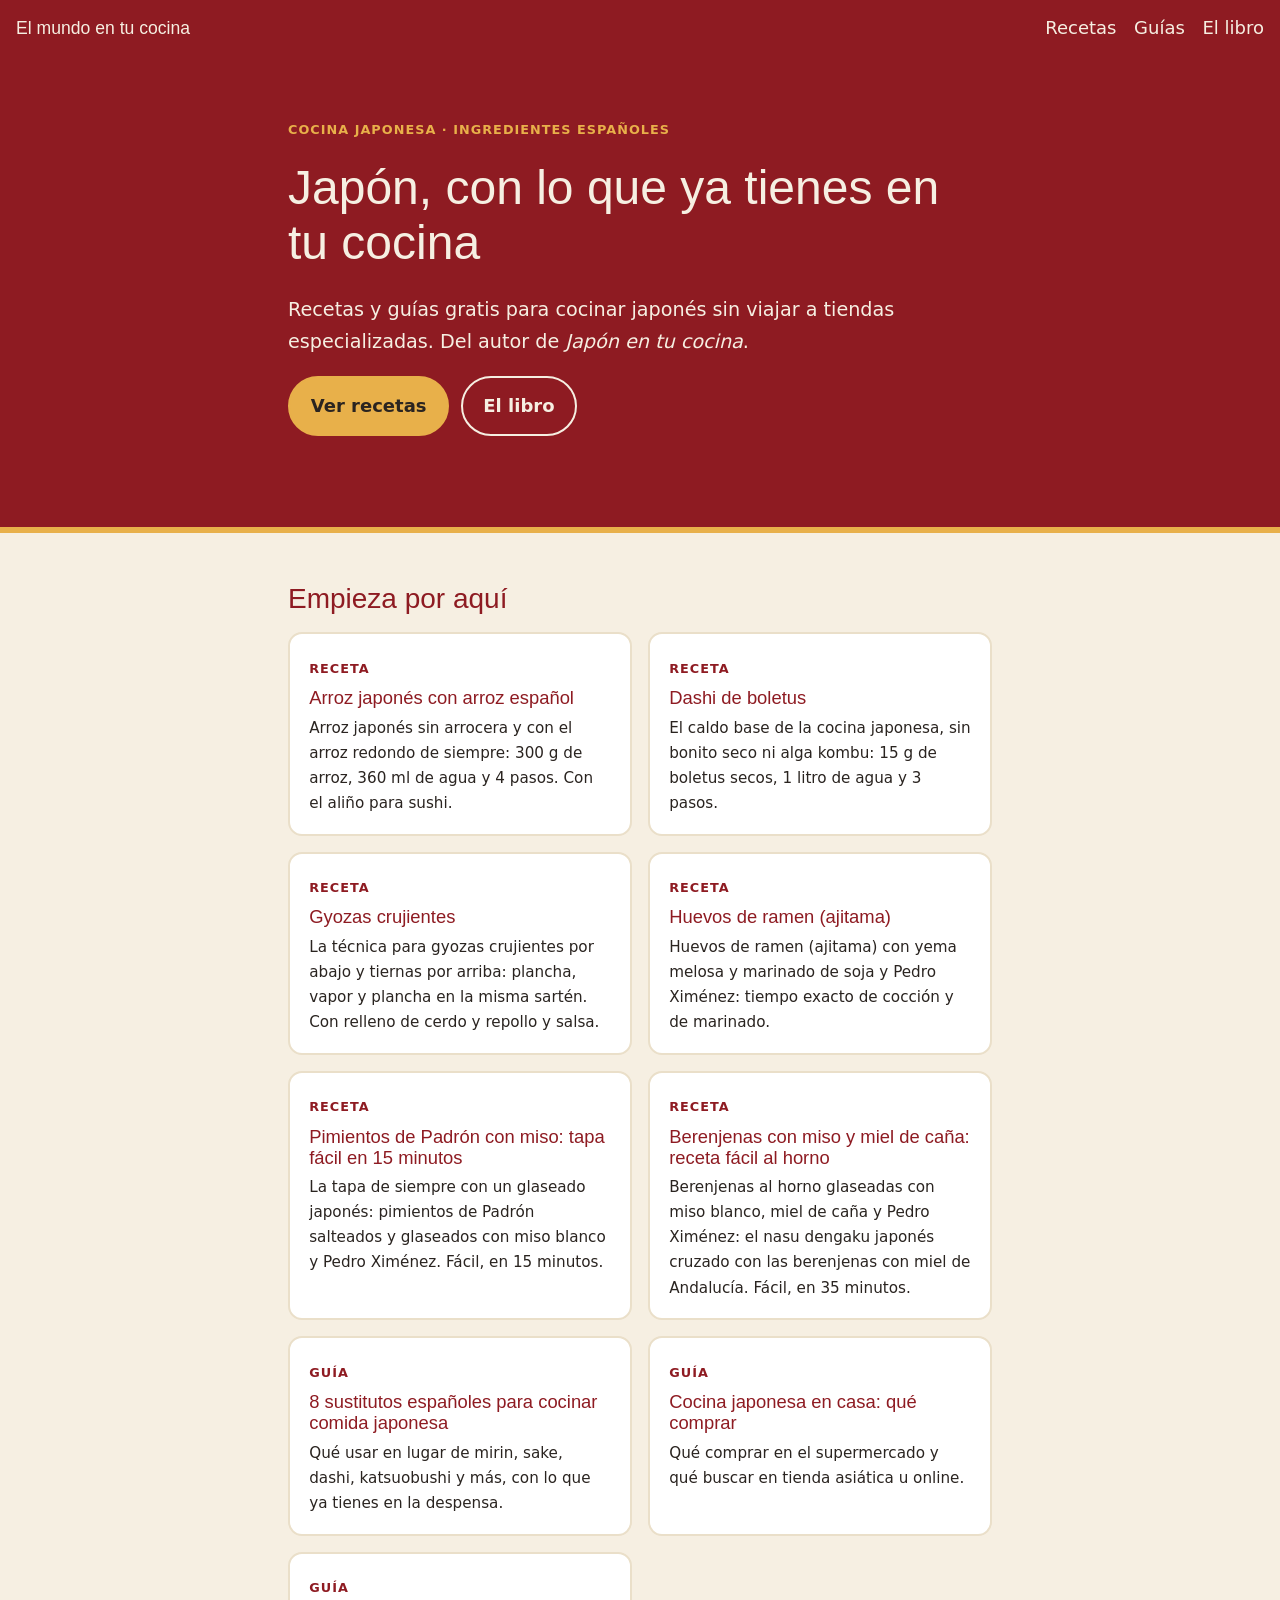
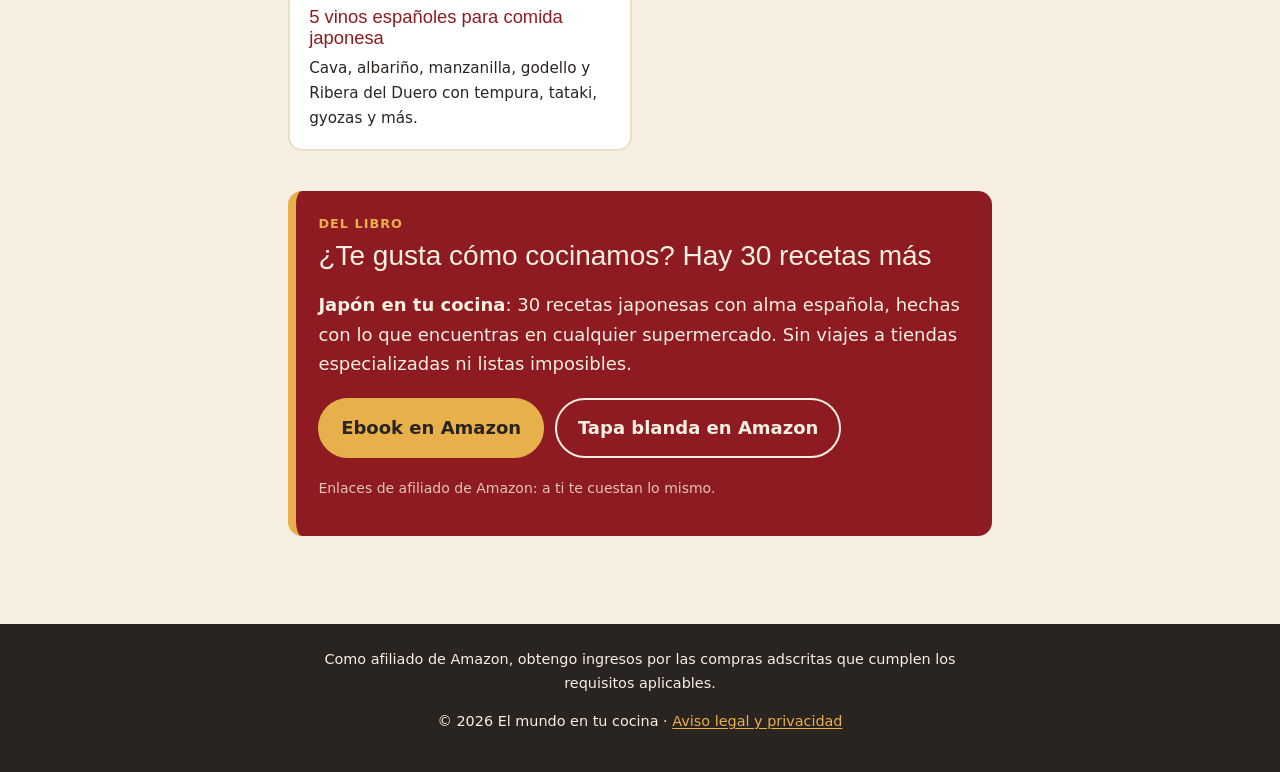
<file: index.html>
<!doctype html>
<html lang="es">
<head>
<meta charset="utf-8">
<meta name="viewport" content="width=device-width, initial-scale=1">
<meta http-equiv="Content-Security-Policy" content="default-src 'self'; script-src 'self' https://gc.zgo.at; connect-src https://elmundoentucocina.goatcounter.com; img-src 'self' https://elmundoentucocina.goatcounter.com; style-src 'self' https://fonts.googleapis.com; font-src https://fonts.gstatic.com; object-src 'none'; base-uri 'self'; form-action 'none'; upgrade-insecure-requests">
<meta name="referrer" content="strict-origin-when-cross-origin">
<title>El mundo en tu cocina | Cocina japonesa con ingredientes españoles</title>
<meta name="description" content="Recetas y guías gratis de cocina japonesa con ingredientes que encuentras en cualquier supermercado español. Del autor de «Japón en tu cocina».">
<link rel="canonical" href="https://elmundoentucocina.github.io/">
<meta name="theme-color" content="#8E1B22">
<meta name="p:domain_verify" content="bc99a5c1928c9041e7e2a8cfa60a0ecf">
<meta property="og:type" content="website">
<meta property="og:site_name" content="El mundo en tu cocina">
<meta property="og:title" content="El mundo en tu cocina | Cocina japonesa con ingredientes españoles">
<meta property="og:description" content="Recetas y guías gratis de cocina japonesa con ingredientes que encuentras en cualquier supermercado español. Del autor de «Japón en tu cocina».">
<meta property="og:url" content="https://elmundoentucocina.github.io/">
<meta property="og:locale" content="es_ES">

<link rel="icon" href="/assets/favicon.svg" type="image/svg+xml">
<link rel="preconnect" href="https://fonts.googleapis.com">
<link rel="preconnect" href="https://fonts.gstatic.com" crossorigin>
<link rel="stylesheet" href="https://fonts.googleapis.com/css2?family=Archivo+Black&family=DM+Sans:ital,opsz,wght@0,9..40,400;0,9..40,500;0,9..40,700;1,9..40,400&display=swap">
<link rel="stylesheet" href="/assets/style.css">
<script type="application/ld+json">{"@context":"https://schema.org","@type":"WebSite","name":"El mundo en tu cocina","url":"https://elmundoentucocina.github.io/","inLanguage":"es"}</script>
</head>
<body>
<header class="site-header">
  <a class="brand" href="/">El mundo en tu cocina</a>
  <nav aria-label="Principal">
    <a href="/recetas/">Recetas</a>
    <a href="/guias/">Guías</a>
    <a href="/libro/">El libro</a>
  </nav>
</header>
<main>
<section class="hero">
  <div class="wrap">
    <p class="eyebrow">Cocina japonesa · ingredientes españoles</p>
    <h1>Japón, con lo que ya tienes en tu cocina</h1>
    <p class="lead">Recetas y guías gratis para cocinar japonés sin viajar a tiendas especializadas. Del autor de <em>Japón en tu cocina</em>.</p>
    <p class="btns"><a class="btn" href="/recetas/">Ver recetas</a><a class="btn btn-alt" href="/libro/">El libro</a></p>
  </div>
</section>
<section class="wrap">
  <h2>Empieza por aquí</h2>
  <div class="cards">
<a class="card" href="/recetas/arroz-japones-con-arroz-espanol/"><span class="kicker">Receta</span><h3>Arroz japonés con arroz español</h3><p>Arroz japonés sin arrocera y con el arroz redondo de siempre: 300 g de arroz, 360 ml de agua y 4 pasos. Con el aliño para sushi.</p></a>
<a class="card" href="/recetas/dashi-de-boletus/"><span class="kicker">Receta</span><h3>Dashi de boletus</h3><p>El caldo base de la cocina japonesa, sin bonito seco ni alga kombu: 15 g de boletus secos, 1 litro de agua y 3 pasos.</p></a>
<a class="card" href="/recetas/gyozas-crujientes/"><span class="kicker">Receta</span><h3>Gyozas crujientes</h3><p>La técnica para gyozas crujientes por abajo y tiernas por arriba: plancha, vapor y plancha en la misma sartén. Con relleno de cerdo y repollo y salsa.</p></a>
<a class="card" href="/recetas/huevos-de-ramen-ajitama/"><span class="kicker">Receta</span><h3>Huevos de ramen (ajitama)</h3><p>Huevos de ramen (ajitama) con yema melosa y marinado de soja y Pedro Ximénez: tiempo exacto de cocción y de marinado.</p></a>
<a class="card" href="/recetas/pimientos-de-padron-con-miso/"><span class="kicker">Receta</span><h3>Pimientos de Padrón con miso: tapa fácil en 15 minutos</h3><p>La tapa de siempre con un glaseado japonés: pimientos de Padrón salteados y glaseados con miso blanco y Pedro Ximénez. Fácil, en 15 minutos.</p></a>
<a class="card" href="/recetas/berenjenas-con-miso-y-miel-de-cana/"><span class="kicker">Receta</span><h3>Berenjenas con miso y miel de caña: receta fácil al horno</h3><p>Berenjenas al horno glaseadas con miso blanco, miel de caña y Pedro Ximénez: el nasu dengaku japonés cruzado con las berenjenas con miel de Andalucía. Fácil, en 35 minutos.</p></a>
<a class="card" href="/guias/sustitutos-espanoles-ingredientes-japoneses/"><span class="kicker">Guía</span><h3>8 sustitutos españoles para cocinar comida japonesa</h3><p>Qué usar en lugar de mirin, sake, dashi, katsuobushi y más, con lo que ya tienes en la despensa.</p></a>
<a class="card" href="/guias/lista-de-la-compra-cocina-japonesa/"><span class="kicker">Guía</span><h3>Cocina japonesa en casa: qué comprar</h3><p>Qué comprar en el supermercado y qué buscar en tienda asiática u online.</p></a>
<a class="card" href="/guias/vinos-espanoles-comida-japonesa/"><span class="kicker">Guía</span><h3>5 vinos españoles para comida japonesa</h3><p>Cava, albariño, manzanilla, godello y Ribera del Duero con tempura, tataki, gyozas y más.</p></a>
  </div>
  <aside class="book-box">
  <p class="eyebrow">Del libro</p>
  <h2>¿Te gusta cómo cocinamos? Hay 30 recetas más</h2>
  <p><strong>Japón en tu cocina</strong>: 30 recetas japonesas con alma española, hechas con lo que encuentras en cualquier supermercado. Sin viajes a tiendas especializadas ni listas imposibles.</p>
  <p class="btns">
    <a class="btn" href="https://www.amazon.es/dp/B0HLT3C4NK?tag=jetc-web-21" rel="sponsored noopener" target="_blank" data-goatcounter-click="amazon-portada-ebook" data-goatcounter-title="Amazon ebook (portada)">Ebook en Amazon</a>
    <a class="btn btn-alt" href="https://www.amazon.es/dp/B0HM1KHS7G?tag=jetc-web-21" rel="sponsored noopener" target="_blank" data-goatcounter-click="amazon-portada-tapa" data-goatcounter-title="Amazon tapa blanda (portada)">Tapa blanda en Amazon</a>
  </p>
  <p class="small">Enlaces de afiliado de Amazon: a ti te cuestan lo mismo.</p>
</aside>
</section>
</main>
<footer class="site-footer">
  <p class="afiliado">Como afiliado de Amazon, obtengo ingresos por las compras adscritas que cumplen los requisitos aplicables.</p>
  <p>© 2026 El mundo en tu cocina · <a href="/aviso-legal/">Aviso legal y privacidad</a></p>
</footer>
<script data-goatcounter="https://elmundoentucocina.goatcounter.com/count" async src="https://gc.zgo.at/count.v4.js" crossorigin="anonymous" integrity="sha384-nRw6qfbWyJha9LhsOtSb2YJDyZdKvvCFh0fJYlkquSFjUxp9FVNugbfy8q1jdxI+"></script>
</body>
</html>
</file>
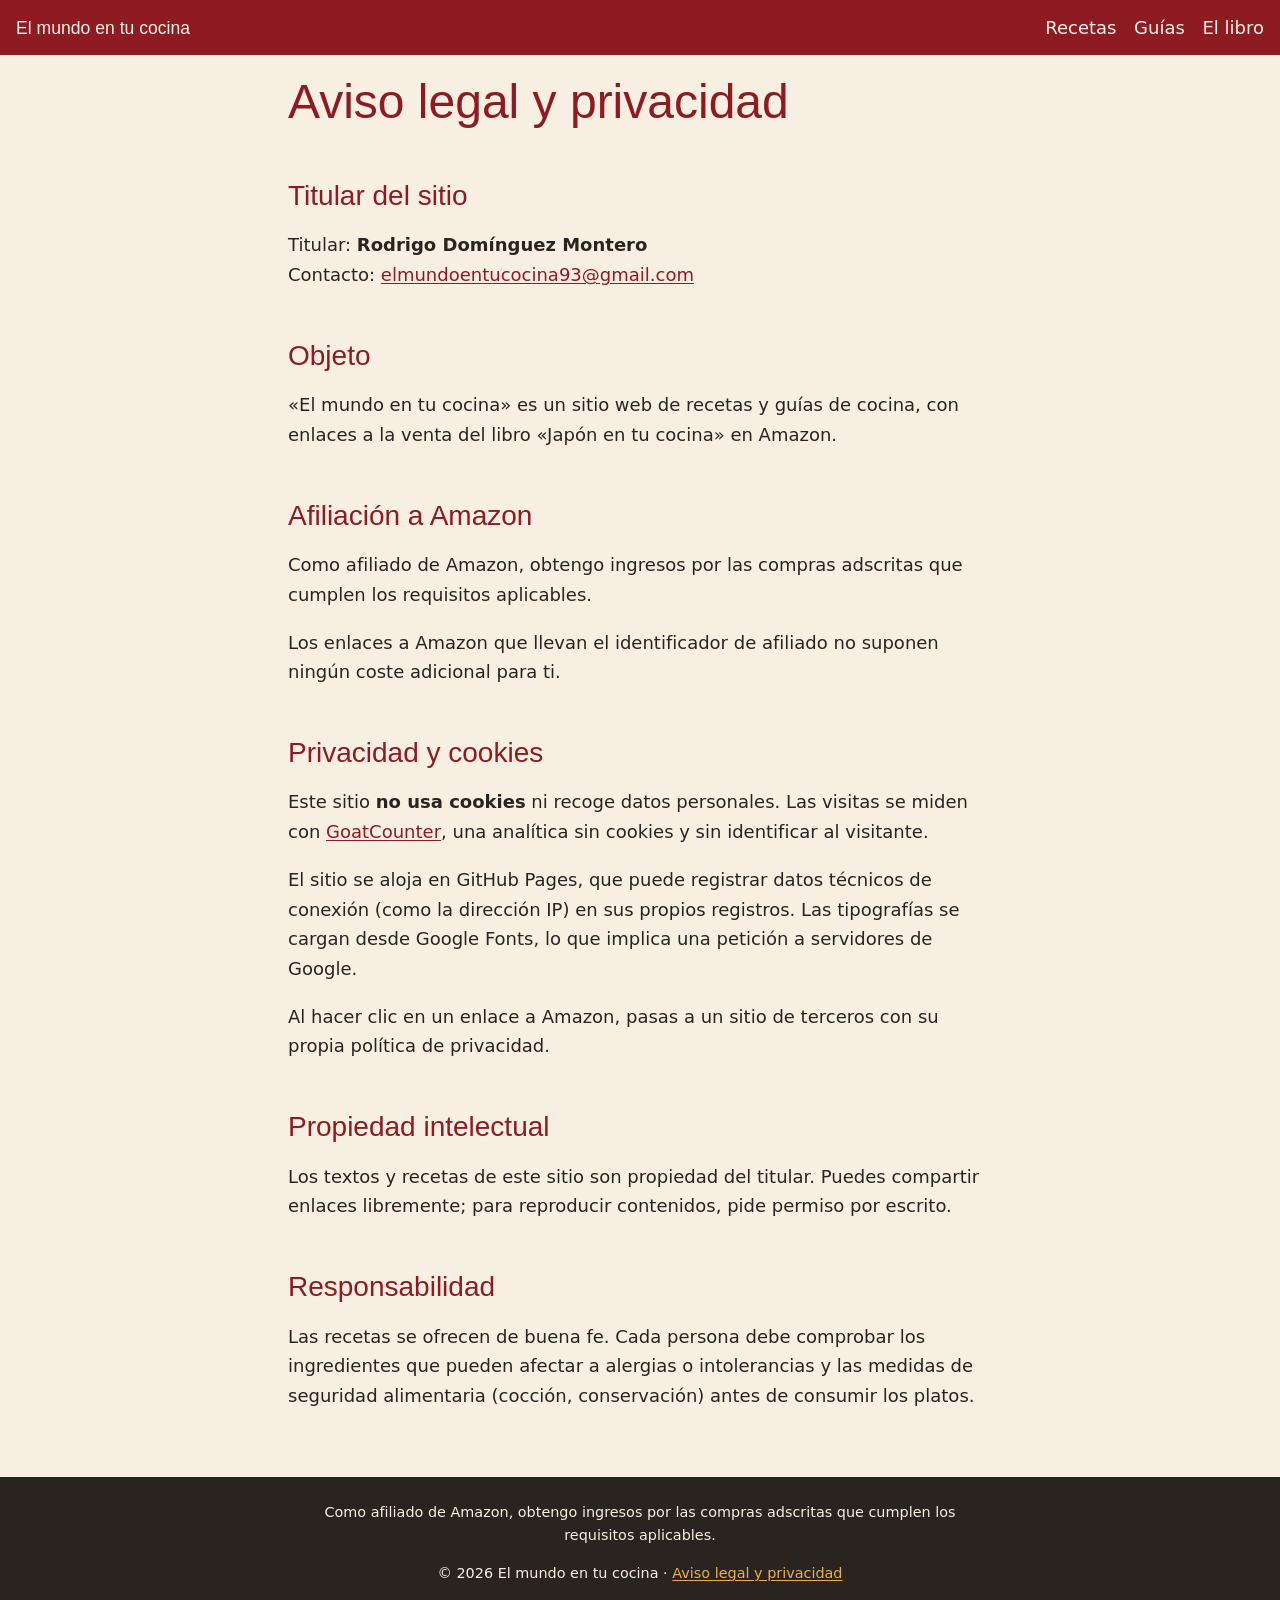
<file: aviso-legal/index.html>
<!doctype html>
<html lang="es">
<head>
<meta charset="utf-8">
<meta name="viewport" content="width=device-width, initial-scale=1">
<meta http-equiv="Content-Security-Policy" content="default-src 'self'; script-src 'self' https://gc.zgo.at; connect-src https://elmundoentucocina.goatcounter.com; img-src 'self' https://elmundoentucocina.goatcounter.com; style-src 'self' https://fonts.googleapis.com; font-src https://fonts.gstatic.com; object-src 'none'; base-uri 'self'; form-action 'none'; upgrade-insecure-requests">
<meta name="referrer" content="strict-origin-when-cross-origin">
<title>Aviso legal y privacidad | El mundo en tu cocina</title>
<meta name="description" content="Aviso legal, política de privacidad y divulgación de afiliación de El mundo en tu cocina.">
<link rel="canonical" href="https://elmundoentucocina.github.io/aviso-legal/">
<meta name="theme-color" content="#8E1B22">
<meta name="p:domain_verify" content="bc99a5c1928c9041e7e2a8cfa60a0ecf">
<meta property="og:type" content="website">
<meta property="og:site_name" content="El mundo en tu cocina">
<meta property="og:title" content="Aviso legal y privacidad | El mundo en tu cocina">
<meta property="og:description" content="Aviso legal, política de privacidad y divulgación de afiliación de El mundo en tu cocina.">
<meta property="og:url" content="https://elmundoentucocina.github.io/aviso-legal/">
<meta property="og:locale" content="es_ES">

<link rel="icon" href="/assets/favicon.svg" type="image/svg+xml">
<link rel="preconnect" href="https://fonts.googleapis.com">
<link rel="preconnect" href="https://fonts.gstatic.com" crossorigin>
<link rel="stylesheet" href="https://fonts.googleapis.com/css2?family=Archivo+Black&family=DM+Sans:ital,opsz,wght@0,9..40,400;0,9..40,500;0,9..40,700;1,9..40,400&display=swap">
<link rel="stylesheet" href="/assets/style.css">
</head>
<body>
<header class="site-header">
  <a class="brand" href="/">El mundo en tu cocina</a>
  <nav aria-label="Principal">
    <a href="/recetas/">Recetas</a>
    <a href="/guias/">Guías</a>
    <a href="/libro/">El libro</a>
  </nav>
</header>
<main>
<article class="wrap legal">
  <h1>Aviso legal y privacidad</h1>
  <h2>Titular del sitio</h2>
  <p>Titular: <strong>Rodrigo Domínguez Montero</strong><br>
  Contacto: <a href="mailto:elmundoentucocina93@gmail.com">elmundoentucocina93@gmail.com</a></p>
  <h2>Objeto</h2>
  <p>«El mundo en tu cocina» es un sitio web de recetas y guías de cocina, con enlaces a la venta del libro «Japón en tu cocina» en Amazon.</p>
  <h2>Afiliación a Amazon</h2>
  <p>Como afiliado de Amazon, obtengo ingresos por las compras adscritas que cumplen los requisitos aplicables.</p>
  <p>Los enlaces a Amazon que llevan el identificador de afiliado no suponen ningún coste adicional para ti.</p>
  <h2>Privacidad y cookies</h2>
  <p>Este sitio <strong>no usa cookies</strong> ni recoge datos personales. Las visitas se miden con <a href="https://www.goatcounter.com/" rel="noopener">GoatCounter</a>, una analítica sin cookies y sin identificar al visitante.</p>
  <p>El sitio se aloja en GitHub Pages, que puede registrar datos técnicos de conexión (como la dirección IP) en sus propios registros. Las tipografías se cargan desde Google Fonts, lo que implica una petición a servidores de Google.</p>
  <p>Al hacer clic en un enlace a Amazon, pasas a un sitio de terceros con su propia política de privacidad.</p>
  <h2>Propiedad intelectual</h2>
  <p>Los textos y recetas de este sitio son propiedad del titular. Puedes compartir enlaces libremente; para reproducir contenidos, pide permiso por escrito.</p>
  <h2>Responsabilidad</h2>
  <p>Las recetas se ofrecen de buena fe. Cada persona debe comprobar los ingredientes que pueden afectar a alergias o intolerancias y las medidas de seguridad alimentaria (cocción, conservación) antes de consumir los platos.</p>
</article>
</main>
<footer class="site-footer">
  <p class="afiliado">Como afiliado de Amazon, obtengo ingresos por las compras adscritas que cumplen los requisitos aplicables.</p>
  <p>© 2026 El mundo en tu cocina · <a href="/aviso-legal/">Aviso legal y privacidad</a></p>
</footer>
<script data-goatcounter="https://elmundoentucocina.goatcounter.com/count" async src="https://gc.zgo.at/count.v4.js" crossorigin="anonymous" integrity="sha384-nRw6qfbWyJha9LhsOtSb2YJDyZdKvvCFh0fJYlkquSFjUxp9FVNugbfy8q1jdxI+"></script>
</body>
</html>
</file>
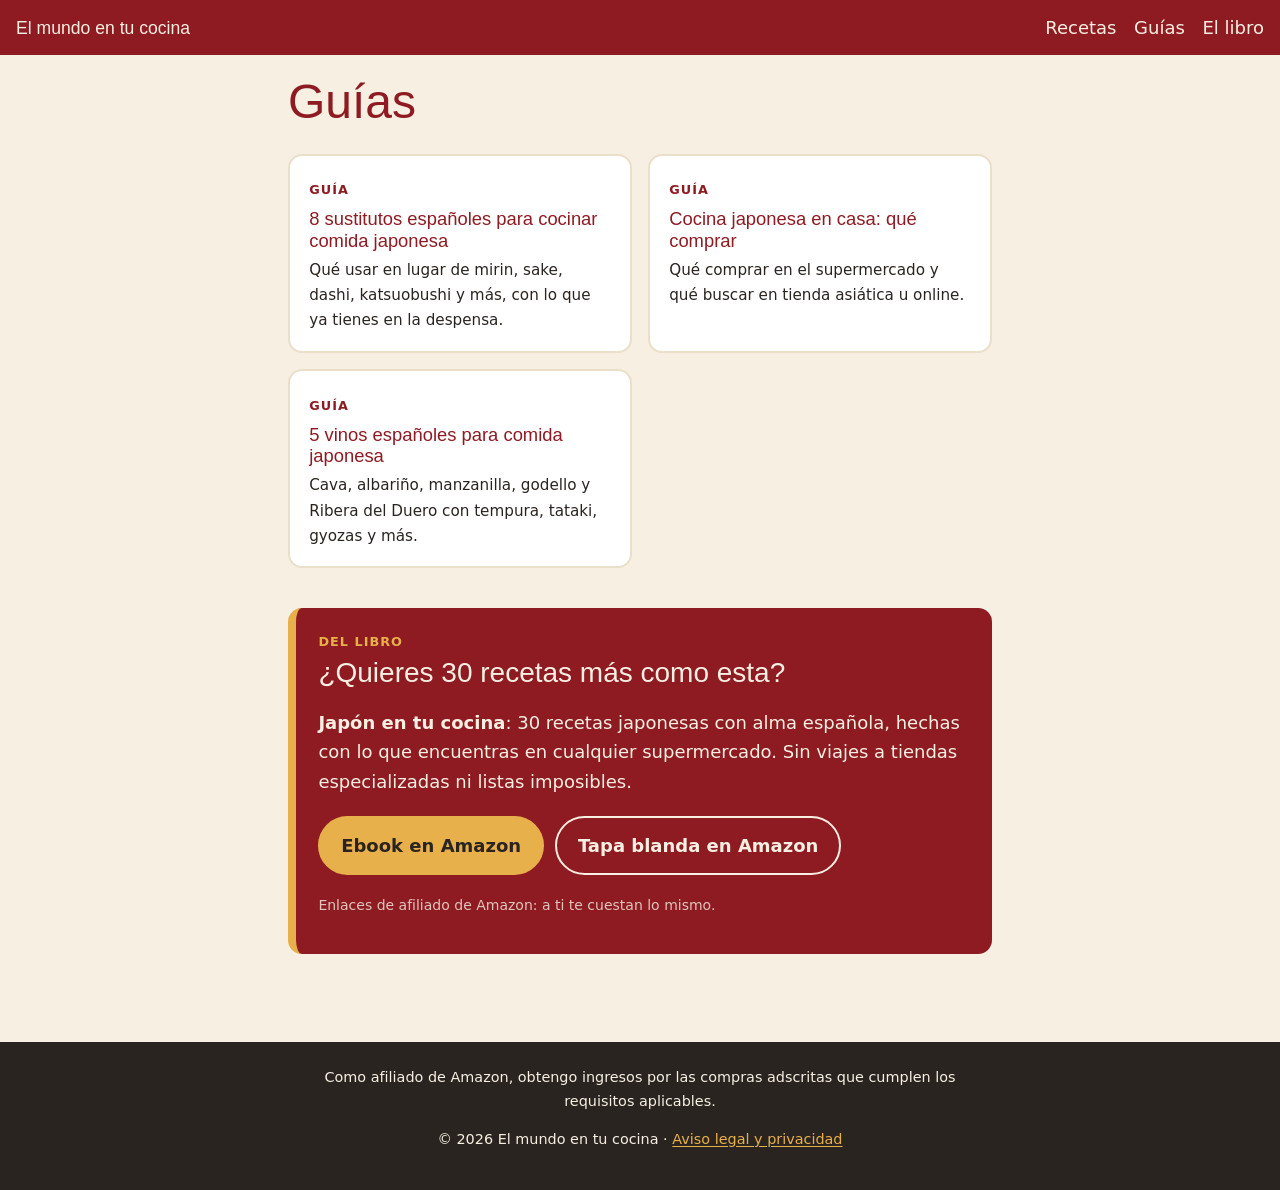
<file: guias/index.html>
<!doctype html>
<html lang="es">
<head>
<meta charset="utf-8">
<meta name="viewport" content="width=device-width, initial-scale=1">
<meta http-equiv="Content-Security-Policy" content="default-src 'self'; script-src 'self' https://gc.zgo.at; connect-src https://elmundoentucocina.goatcounter.com; img-src 'self' https://elmundoentucocina.goatcounter.com; style-src 'self' https://fonts.googleapis.com; font-src https://fonts.gstatic.com; object-src 'none'; base-uri 'self'; form-action 'none'; upgrade-insecure-requests">
<meta name="referrer" content="strict-origin-when-cross-origin">
<title>Guías de cocina japonesa práctica | El mundo en tu cocina</title>
<meta name="description" content="Guías prácticas para cocinar japonés en España sin tiendas especializadas.">
<link rel="canonical" href="https://elmundoentucocina.github.io/guias/">
<meta name="theme-color" content="#8E1B22">
<meta name="p:domain_verify" content="bc99a5c1928c9041e7e2a8cfa60a0ecf">
<meta property="og:type" content="website">
<meta property="og:site_name" content="El mundo en tu cocina">
<meta property="og:title" content="Guías de cocina japonesa práctica | El mundo en tu cocina">
<meta property="og:description" content="Guías prácticas para cocinar japonés en España sin tiendas especializadas.">
<meta property="og:url" content="https://elmundoentucocina.github.io/guias/">
<meta property="og:locale" content="es_ES">

<link rel="icon" href="/assets/favicon.svg" type="image/svg+xml">
<link rel="preconnect" href="https://fonts.googleapis.com">
<link rel="preconnect" href="https://fonts.gstatic.com" crossorigin>
<link rel="stylesheet" href="https://fonts.googleapis.com/css2?family=Archivo+Black&family=DM+Sans:ital,opsz,wght@0,9..40,400;0,9..40,500;0,9..40,700;1,9..40,400&display=swap">
<link rel="stylesheet" href="/assets/style.css">
</head>
<body>
<header class="site-header">
  <a class="brand" href="/">El mundo en tu cocina</a>
  <nav aria-label="Principal">
    <a href="/recetas/">Recetas</a>
    <a href="/guias/">Guías</a>
    <a href="/libro/">El libro</a>
  </nav>
</header>
<main>
<section class="wrap"><h1>Guías</h1><div class="cards"><a class="card" href="/guias/sustitutos-espanoles-ingredientes-japoneses/"><span class="kicker">Guía</span><h3>8 sustitutos españoles para cocinar comida japonesa</h3><p>Qué usar en lugar de mirin, sake, dashi, katsuobushi y más, con lo que ya tienes en la despensa.</p></a>
<a class="card" href="/guias/lista-de-la-compra-cocina-japonesa/"><span class="kicker">Guía</span><h3>Cocina japonesa en casa: qué comprar</h3><p>Qué comprar en el supermercado y qué buscar en tienda asiática u online.</p></a>
<a class="card" href="/guias/vinos-espanoles-comida-japonesa/"><span class="kicker">Guía</span><h3>5 vinos españoles para comida japonesa</h3><p>Cava, albariño, manzanilla, godello y Ribera del Duero con tempura, tataki, gyozas y más.</p></a></div><aside class="book-box">
  <p class="eyebrow">Del libro</p>
  <h2>¿Quieres 30 recetas más como esta?</h2>
  <p><strong>Japón en tu cocina</strong>: 30 recetas japonesas con alma española, hechas con lo que encuentras en cualquier supermercado. Sin viajes a tiendas especializadas ni listas imposibles.</p>
  <p class="btns">
    <a class="btn" href="https://www.amazon.es/dp/B0HLT3C4NK?tag=jetc-web-21" rel="sponsored noopener" target="_blank" data-goatcounter-click="amazon-guias-ebook" data-goatcounter-title="Amazon ebook (guias)">Ebook en Amazon</a>
    <a class="btn btn-alt" href="https://www.amazon.es/dp/B0HM1KHS7G?tag=jetc-web-21" rel="sponsored noopener" target="_blank" data-goatcounter-click="amazon-guias-tapa" data-goatcounter-title="Amazon tapa blanda (guias)">Tapa blanda en Amazon</a>
  </p>
  <p class="small">Enlaces de afiliado de Amazon: a ti te cuestan lo mismo.</p>
</aside></section>
</main>
<footer class="site-footer">
  <p class="afiliado">Como afiliado de Amazon, obtengo ingresos por las compras adscritas que cumplen los requisitos aplicables.</p>
  <p>© 2026 El mundo en tu cocina · <a href="/aviso-legal/">Aviso legal y privacidad</a></p>
</footer>
<script data-goatcounter="https://elmundoentucocina.goatcounter.com/count" async src="https://gc.zgo.at/count.v4.js" crossorigin="anonymous" integrity="sha384-nRw6qfbWyJha9LhsOtSb2YJDyZdKvvCFh0fJYlkquSFjUxp9FVNugbfy8q1jdxI+"></script>
</body>
</html>
</file>
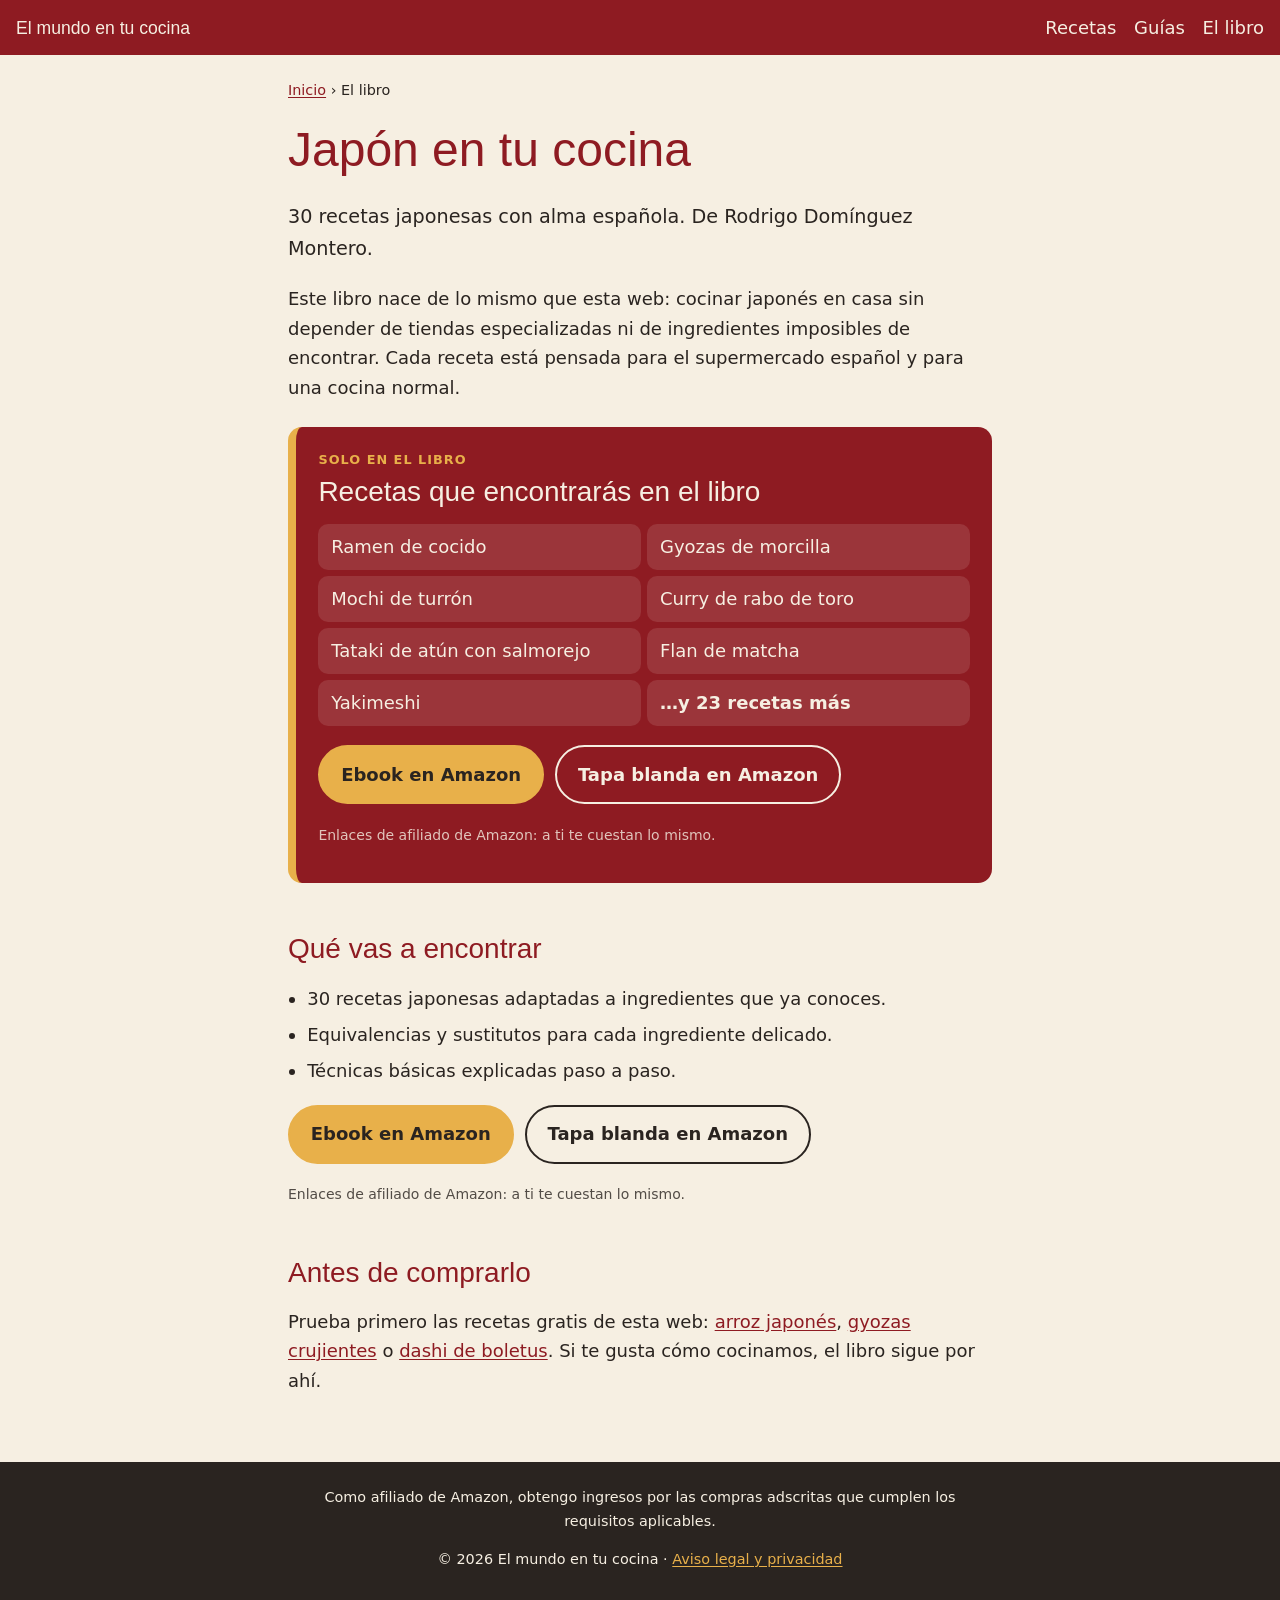
<file: libro/index.html>
<!doctype html>
<html lang="es">
<head>
<meta charset="utf-8">
<meta name="viewport" content="width=device-width, initial-scale=1">
<meta http-equiv="Content-Security-Policy" content="default-src 'self'; script-src 'self' https://gc.zgo.at; connect-src https://elmundoentucocina.goatcounter.com; img-src 'self' https://elmundoentucocina.goatcounter.com; style-src 'self' https://fonts.googleapis.com; font-src https://fonts.gstatic.com; object-src 'none'; base-uri 'self'; form-action 'none'; upgrade-insecure-requests">
<meta name="referrer" content="strict-origin-when-cross-origin">
<title>Japón en tu cocina: 30 recetas japonesas con alma española</title>
<meta name="description" content="«Japón en tu cocina», de Rodrigo Domínguez Montero: 30 recetas japonesas con alma española. Disponible en ebook y tapa blanda en Amazon.">
<link rel="canonical" href="https://elmundoentucocina.github.io/libro/">
<meta name="theme-color" content="#8E1B22">
<meta name="p:domain_verify" content="bc99a5c1928c9041e7e2a8cfa60a0ecf">
<meta property="og:type" content="website">
<meta property="og:site_name" content="El mundo en tu cocina">
<meta property="og:title" content="Japón en tu cocina: 30 recetas japonesas con alma española">
<meta property="og:description" content="«Japón en tu cocina», de Rodrigo Domínguez Montero: 30 recetas japonesas con alma española. Disponible en ebook y tapa blanda en Amazon.">
<meta property="og:url" content="https://elmundoentucocina.github.io/libro/">
<meta property="og:locale" content="es_ES">

<link rel="icon" href="/assets/favicon.svg" type="image/svg+xml">
<link rel="preconnect" href="https://fonts.googleapis.com">
<link rel="preconnect" href="https://fonts.gstatic.com" crossorigin>
<link rel="stylesheet" href="https://fonts.googleapis.com/css2?family=Archivo+Black&family=DM+Sans:ital,opsz,wght@0,9..40,400;0,9..40,500;0,9..40,700;1,9..40,400&display=swap">
<link rel="stylesheet" href="/assets/style.css">
<script type="application/ld+json">{"@context":"https://schema.org","@type":"Book","name":"Japón en tu cocina","author":{"@type":"Person","name":"Rodrigo Domínguez Montero"},"inLanguage":"es","description":"30 recetas japonesas con alma española.","workExample":[{"@type":"Book","bookFormat":"https://schema.org/EBook","url":"https://www.amazon.es/dp/B0HLT3C4NK"},{"@type":"Book","bookFormat":"https://schema.org/Paperback","url":"https://www.amazon.es/dp/B0HM1KHS7G"}]}</script>
</head>
<body>
<header class="site-header">
  <a class="brand" href="/">El mundo en tu cocina</a>
  <nav aria-label="Principal">
    <a href="/recetas/">Recetas</a>
    <a href="/guias/">Guías</a>
    <a href="/libro/">El libro</a>
  </nav>
</header>
<main>
<article class="wrap">
  <p class="crumbs"><a href="/">Inicio</a> › El libro</p>
  <h1>Japón en tu cocina</h1>
  <p class="lead">30 recetas japonesas con alma española. De Rodrigo Domínguez Montero.</p>
  <p>Este libro nace de lo mismo que esta web: cocinar japonés en casa sin depender de tiendas especializadas ni de ingredientes imposibles de encontrar. Cada receta está pensada para el supermercado español y para una cocina normal.</p>
  <section class="book-box libro-recetas">
    <p class="eyebrow">Solo en el libro</p>
    <h2>Recetas que encontrarás en el libro</h2>
    <ul class="libro-list">
      <li>Ramen de cocido</li>
      <li>Gyozas de morcilla</li>
      <li>Mochi de turrón</li>
      <li>Curry de rabo de toro</li>
      <li>Tataki de atún con salmorejo</li>
      <li>Flan de matcha</li>
      <li>Yakimeshi</li>
      <li><strong>…y 23 recetas más</strong></li>
    </ul>
    <p class="btns">
    <a class="btn" href="https://www.amazon.es/dp/B0HLT3C4NK?tag=jetc-web-21" rel="sponsored noopener" target="_blank" data-goatcounter-click="amazon-libro-ebook" data-goatcounter-title="Amazon ebook (libro)">Ebook en Amazon</a>
    <a class="btn btn-alt" href="https://www.amazon.es/dp/B0HM1KHS7G?tag=jetc-web-21" rel="sponsored noopener" target="_blank" data-goatcounter-click="amazon-libro-tapa" data-goatcounter-title="Amazon tapa blanda (libro)">Tapa blanda en Amazon</a>
  </p>
    <p class="small">Enlaces de afiliado de Amazon: a ti te cuestan lo mismo.</p>
  </section>
  <h2>Qué vas a encontrar</h2>
  <ul class="notes">
    <li>30 recetas japonesas adaptadas a ingredientes que ya conoces.</li>
    <li>Equivalencias y sustitutos para cada ingrediente delicado.</li>
    <li>Técnicas básicas explicadas paso a paso.</li>
  </ul>
  <p class="btns">
    <a class="btn" href="https://www.amazon.es/dp/B0HLT3C4NK?tag=jetc-web-21" rel="sponsored noopener" target="_blank" data-goatcounter-click="amazon-libro-pie-ebook" data-goatcounter-title="Amazon ebook (libro-pie)">Ebook en Amazon</a>
    <a class="btn btn-alt" href="https://www.amazon.es/dp/B0HM1KHS7G?tag=jetc-web-21" rel="sponsored noopener" target="_blank" data-goatcounter-click="amazon-libro-pie-tapa" data-goatcounter-title="Amazon tapa blanda (libro-pie)">Tapa blanda en Amazon</a>
  </p>
  <p class="small">Enlaces de afiliado de Amazon: a ti te cuestan lo mismo.</p>
  <h2>Antes de comprarlo</h2>
  <p>Prueba primero las recetas gratis de esta web: <a href="/recetas/arroz-japones-con-arroz-espanol/">arroz japonés</a>, <a href="/recetas/gyozas-crujientes/">gyozas crujientes</a> o <a href="/recetas/dashi-de-boletus/">dashi de boletus</a>. Si te gusta cómo cocinamos, el libro sigue por ahí.</p>
</article>
</main>
<footer class="site-footer">
  <p class="afiliado">Como afiliado de Amazon, obtengo ingresos por las compras adscritas que cumplen los requisitos aplicables.</p>
  <p>© 2026 El mundo en tu cocina · <a href="/aviso-legal/">Aviso legal y privacidad</a></p>
</footer>
<script data-goatcounter="https://elmundoentucocina.goatcounter.com/count" async src="https://gc.zgo.at/count.v4.js" crossorigin="anonymous" integrity="sha384-nRw6qfbWyJha9LhsOtSb2YJDyZdKvvCFh0fJYlkquSFjUxp9FVNugbfy8q1jdxI+"></script>
</body>
</html>
</file>
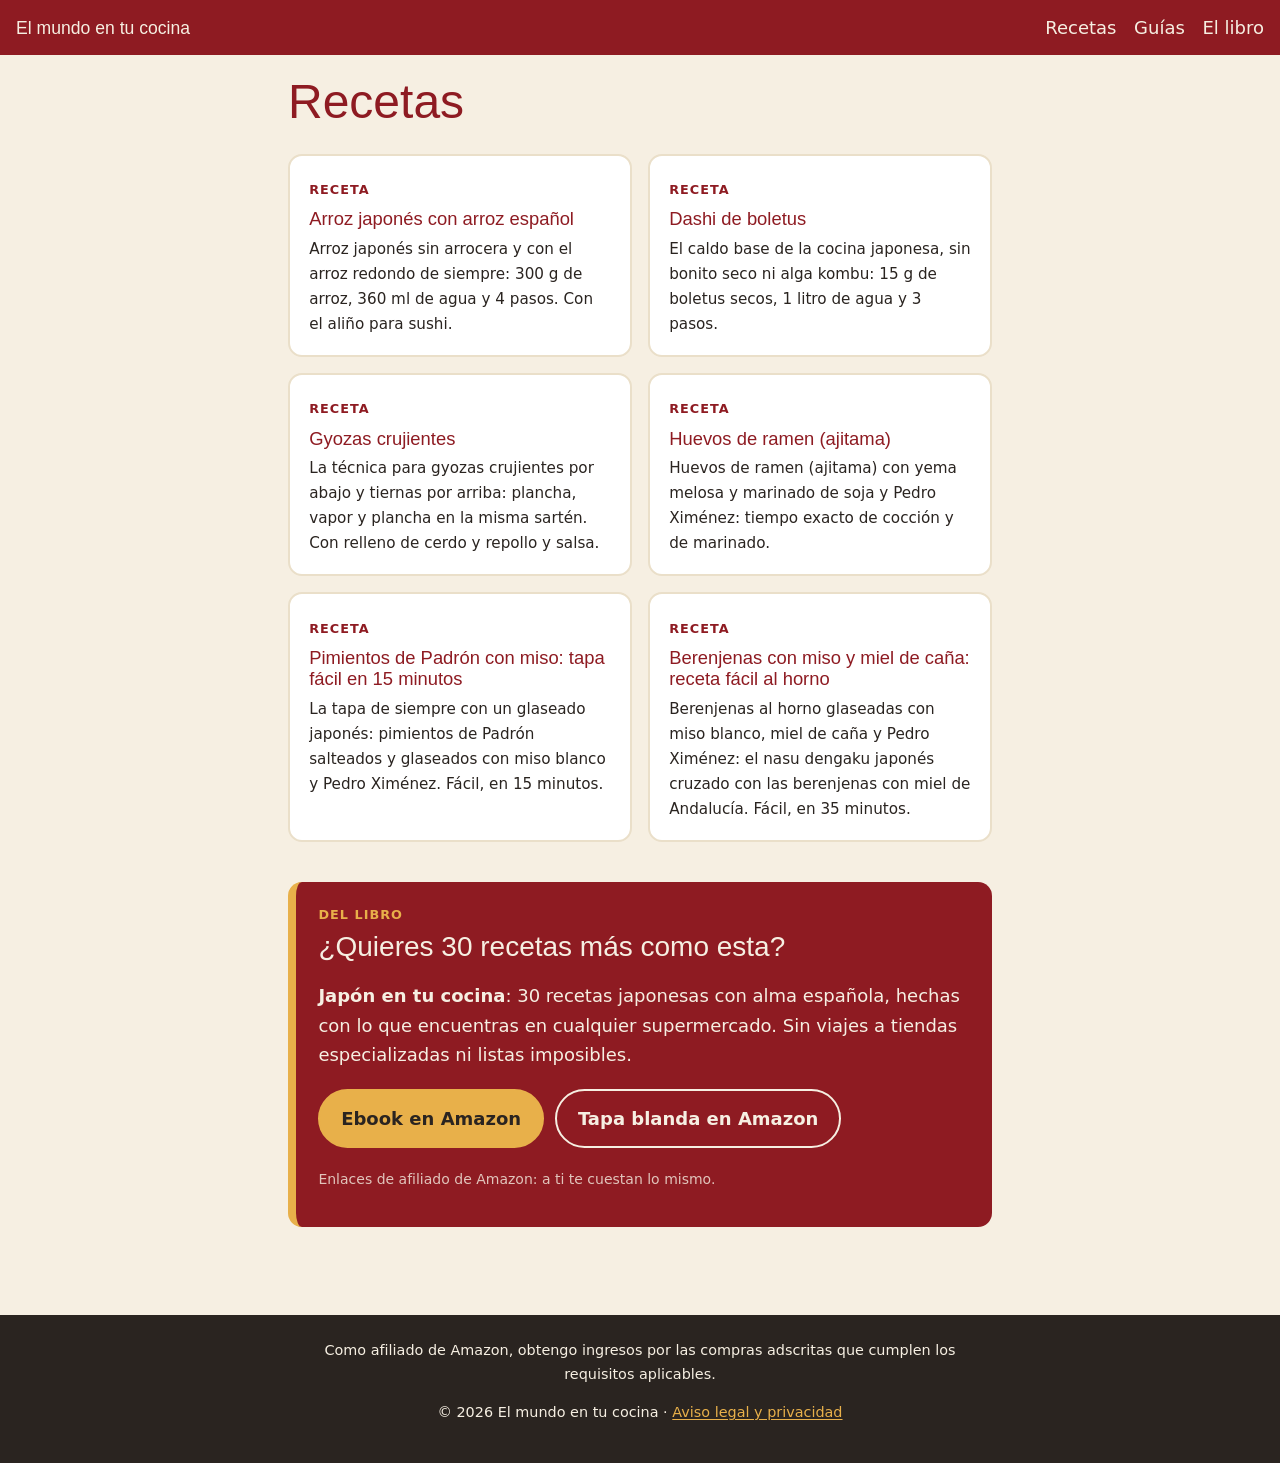
<file: recetas/index.html>
<!doctype html>
<html lang="es">
<head>
<meta charset="utf-8">
<meta name="viewport" content="width=device-width, initial-scale=1">
<meta http-equiv="Content-Security-Policy" content="default-src 'self'; script-src 'self' https://gc.zgo.at; connect-src https://elmundoentucocina.goatcounter.com; img-src 'self' https://elmundoentucocina.goatcounter.com; style-src 'self' https://fonts.googleapis.com; font-src https://fonts.gstatic.com; object-src 'none'; base-uri 'self'; form-action 'none'; upgrade-insecure-requests">
<meta name="referrer" content="strict-origin-when-cross-origin">
<title>Recetas japonesas con ingredientes españoles | El mundo en tu cocina</title>
<meta name="description" content="Recetas japonesas caseras con ingredientes de supermercado español: gyozas, dashi, huevos de ramen, arroz.">
<link rel="canonical" href="https://elmundoentucocina.github.io/recetas/">
<meta name="theme-color" content="#8E1B22">
<meta name="p:domain_verify" content="bc99a5c1928c9041e7e2a8cfa60a0ecf">
<meta property="og:type" content="website">
<meta property="og:site_name" content="El mundo en tu cocina">
<meta property="og:title" content="Recetas japonesas con ingredientes españoles | El mundo en tu cocina">
<meta property="og:description" content="Recetas japonesas caseras con ingredientes de supermercado español: gyozas, dashi, huevos de ramen, arroz.">
<meta property="og:url" content="https://elmundoentucocina.github.io/recetas/">
<meta property="og:locale" content="es_ES">

<link rel="icon" href="/assets/favicon.svg" type="image/svg+xml">
<link rel="preconnect" href="https://fonts.googleapis.com">
<link rel="preconnect" href="https://fonts.gstatic.com" crossorigin>
<link rel="stylesheet" href="https://fonts.googleapis.com/css2?family=Archivo+Black&family=DM+Sans:ital,opsz,wght@0,9..40,400;0,9..40,500;0,9..40,700;1,9..40,400&display=swap">
<link rel="stylesheet" href="/assets/style.css">
</head>
<body>
<header class="site-header">
  <a class="brand" href="/">El mundo en tu cocina</a>
  <nav aria-label="Principal">
    <a href="/recetas/">Recetas</a>
    <a href="/guias/">Guías</a>
    <a href="/libro/">El libro</a>
  </nav>
</header>
<main>
<section class="wrap"><h1>Recetas</h1><div class="cards"><a class="card" href="/recetas/arroz-japones-con-arroz-espanol/"><span class="kicker">Receta</span><h3>Arroz japonés con arroz español</h3><p>Arroz japonés sin arrocera y con el arroz redondo de siempre: 300 g de arroz, 360 ml de agua y 4 pasos. Con el aliño para sushi.</p></a>
<a class="card" href="/recetas/dashi-de-boletus/"><span class="kicker">Receta</span><h3>Dashi de boletus</h3><p>El caldo base de la cocina japonesa, sin bonito seco ni alga kombu: 15 g de boletus secos, 1 litro de agua y 3 pasos.</p></a>
<a class="card" href="/recetas/gyozas-crujientes/"><span class="kicker">Receta</span><h3>Gyozas crujientes</h3><p>La técnica para gyozas crujientes por abajo y tiernas por arriba: plancha, vapor y plancha en la misma sartén. Con relleno de cerdo y repollo y salsa.</p></a>
<a class="card" href="/recetas/huevos-de-ramen-ajitama/"><span class="kicker">Receta</span><h3>Huevos de ramen (ajitama)</h3><p>Huevos de ramen (ajitama) con yema melosa y marinado de soja y Pedro Ximénez: tiempo exacto de cocción y de marinado.</p></a>
<a class="card" href="/recetas/pimientos-de-padron-con-miso/"><span class="kicker">Receta</span><h3>Pimientos de Padrón con miso: tapa fácil en 15 minutos</h3><p>La tapa de siempre con un glaseado japonés: pimientos de Padrón salteados y glaseados con miso blanco y Pedro Ximénez. Fácil, en 15 minutos.</p></a>
<a class="card" href="/recetas/berenjenas-con-miso-y-miel-de-cana/"><span class="kicker">Receta</span><h3>Berenjenas con miso y miel de caña: receta fácil al horno</h3><p>Berenjenas al horno glaseadas con miso blanco, miel de caña y Pedro Ximénez: el nasu dengaku japonés cruzado con las berenjenas con miel de Andalucía. Fácil, en 35 minutos.</p></a></div><aside class="book-box">
  <p class="eyebrow">Del libro</p>
  <h2>¿Quieres 30 recetas más como esta?</h2>
  <p><strong>Japón en tu cocina</strong>: 30 recetas japonesas con alma española, hechas con lo que encuentras en cualquier supermercado. Sin viajes a tiendas especializadas ni listas imposibles.</p>
  <p class="btns">
    <a class="btn" href="https://www.amazon.es/dp/B0HLT3C4NK?tag=jetc-web-21" rel="sponsored noopener" target="_blank" data-goatcounter-click="amazon-recetas-ebook" data-goatcounter-title="Amazon ebook (recetas)">Ebook en Amazon</a>
    <a class="btn btn-alt" href="https://www.amazon.es/dp/B0HM1KHS7G?tag=jetc-web-21" rel="sponsored noopener" target="_blank" data-goatcounter-click="amazon-recetas-tapa" data-goatcounter-title="Amazon tapa blanda (recetas)">Tapa blanda en Amazon</a>
  </p>
  <p class="small">Enlaces de afiliado de Amazon: a ti te cuestan lo mismo.</p>
</aside></section>
</main>
<footer class="site-footer">
  <p class="afiliado">Como afiliado de Amazon, obtengo ingresos por las compras adscritas que cumplen los requisitos aplicables.</p>
  <p>© 2026 El mundo en tu cocina · <a href="/aviso-legal/">Aviso legal y privacidad</a></p>
</footer>
<script data-goatcounter="https://elmundoentucocina.goatcounter.com/count" async src="https://gc.zgo.at/count.v4.js" crossorigin="anonymous" integrity="sha384-nRw6qfbWyJha9LhsOtSb2YJDyZdKvvCFh0fJYlkquSFjUxp9FVNugbfy8q1jdxI+"></script>
</body>
</html>
</file>
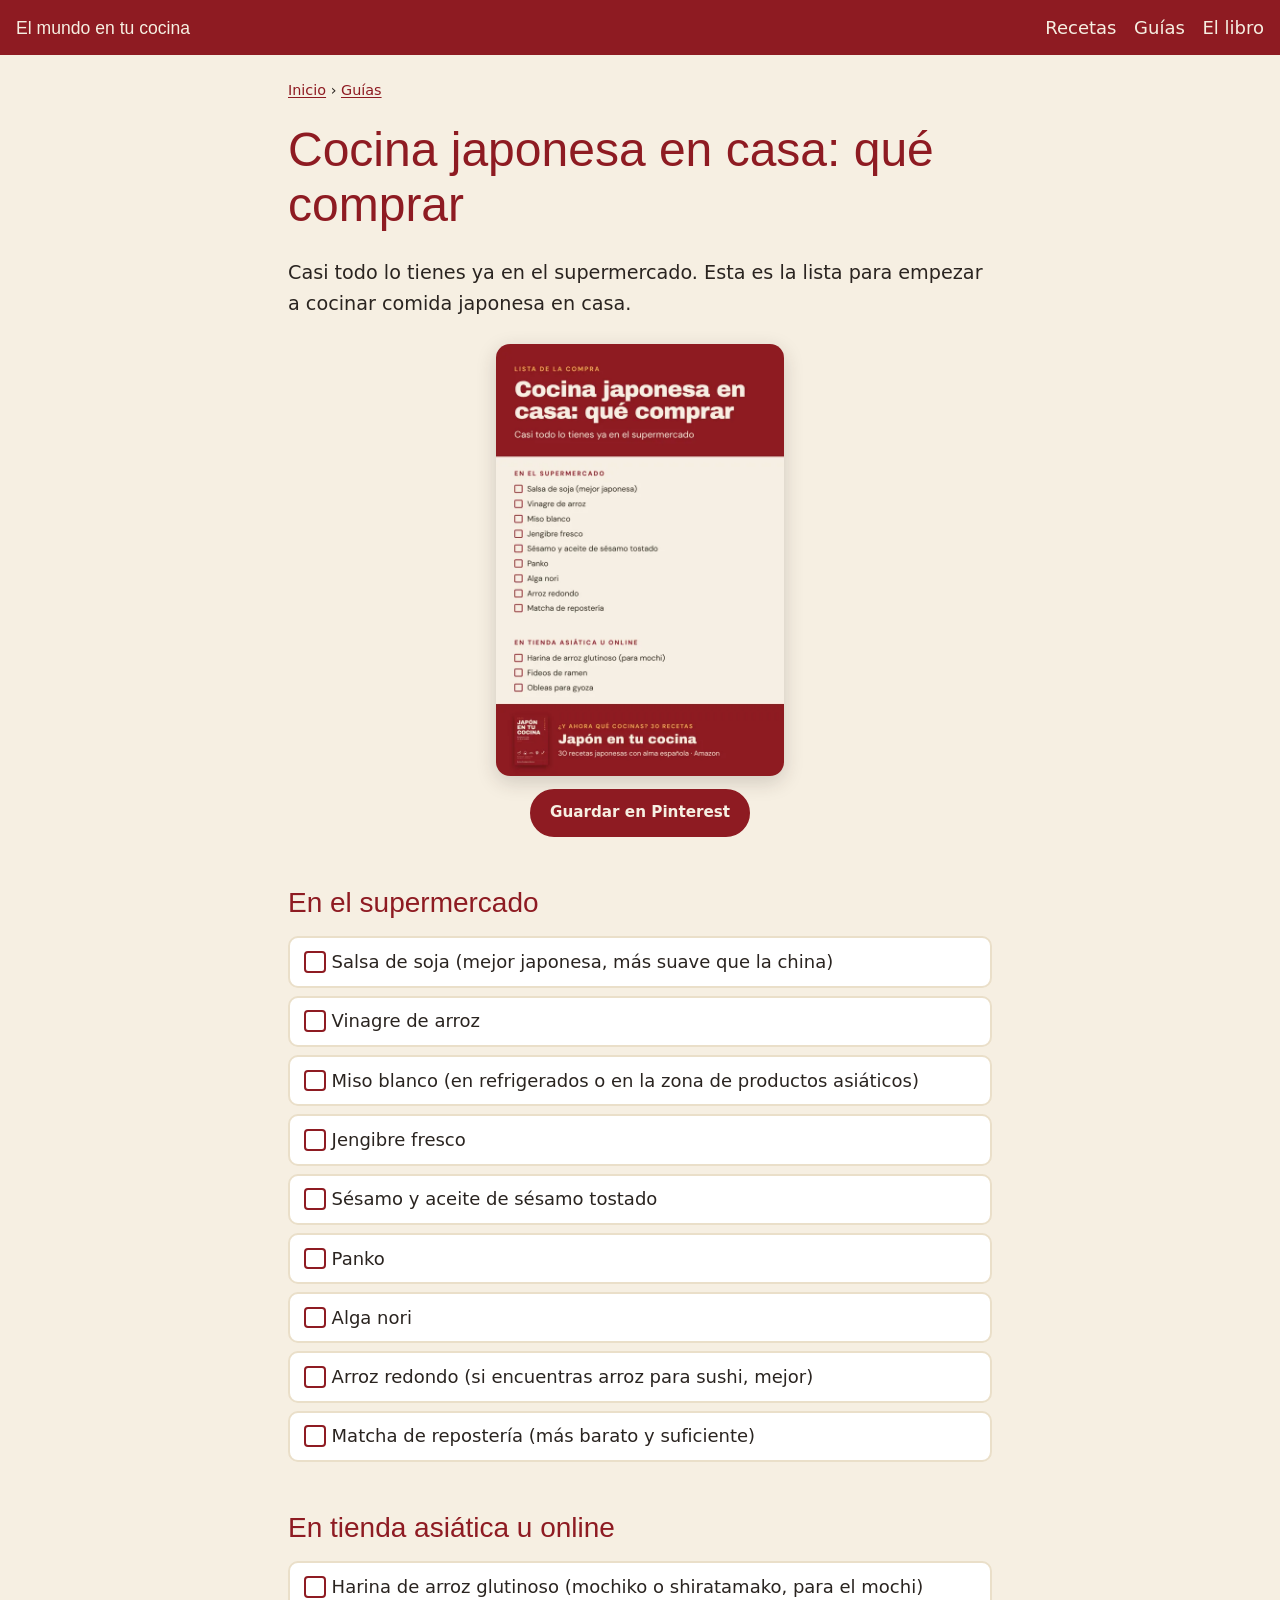
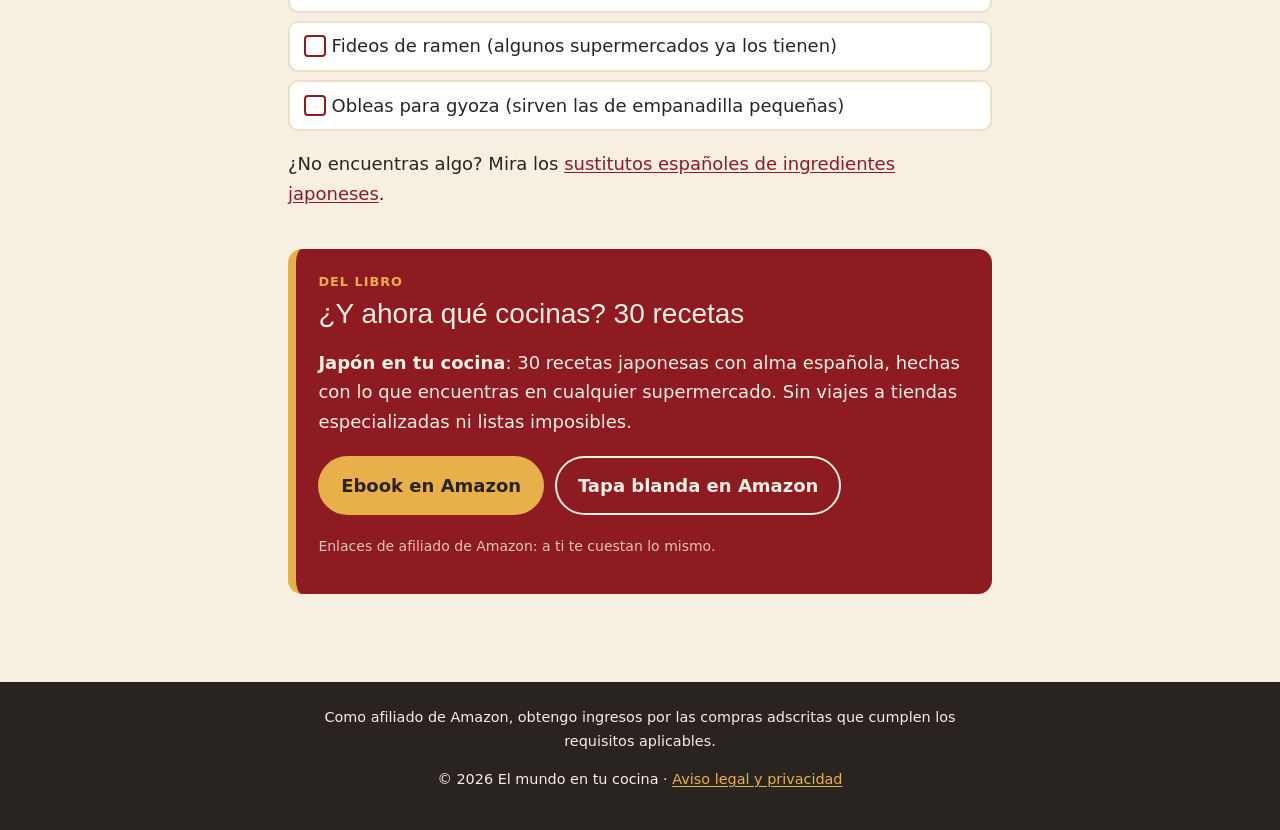
<file: guias/lista-de-la-compra-cocina-japonesa/index.html>
<!doctype html>
<html lang="es">
<head>
<meta charset="utf-8">
<meta name="viewport" content="width=device-width, initial-scale=1">
<meta http-equiv="Content-Security-Policy" content="default-src 'self'; script-src 'self' https://gc.zgo.at; connect-src https://elmundoentucocina.goatcounter.com; img-src 'self' https://elmundoentucocina.goatcounter.com; style-src 'self' https://fonts.googleapis.com; font-src https://fonts.gstatic.com; object-src 'none'; base-uri 'self'; form-action 'none'; upgrade-insecure-requests">
<meta name="referrer" content="strict-origin-when-cross-origin">
<title>Lista de la compra para cocinar comida japonesa en casa | El mundo en tu cocina</title>
<meta name="description" content="Qué comprar en el supermercado y qué buscar en tienda asiática para cocinar comida japonesa en casa: soja, miso, panko, nori, arroz, matcha y más.">
<link rel="canonical" href="https://elmundoentucocina.github.io/guias/lista-de-la-compra-cocina-japonesa/">
<meta name="theme-color" content="#8E1B22">
<meta name="p:domain_verify" content="bc99a5c1928c9041e7e2a8cfa60a0ecf">
<meta property="og:type" content="article">
<meta property="og:site_name" content="El mundo en tu cocina">
<meta property="og:title" content="Lista de la compra para cocinar comida japonesa en casa | El mundo en tu cocina">
<meta property="og:description" content="Qué comprar en el supermercado y qué buscar en tienda asiática para cocinar comida japonesa en casa: soja, miso, panko, nori, arroz, matcha y más.">
<meta property="og:url" content="https://elmundoentucocina.github.io/guias/lista-de-la-compra-cocina-japonesa/">
<meta property="og:locale" content="es_ES">
<meta property="og:image" content="https://elmundoentucocina.github.io/assets/pines/lista-de-la-compra-cocina-japonesa.png">
<meta property="og:image:width" content="1000">
<meta property="og:image:height" content="1500">

<link rel="icon" href="/assets/favicon.svg" type="image/svg+xml">
<link rel="preconnect" href="https://fonts.googleapis.com">
<link rel="preconnect" href="https://fonts.gstatic.com" crossorigin>
<link rel="stylesheet" href="https://fonts.googleapis.com/css2?family=Archivo+Black&family=DM+Sans:ital,opsz,wght@0,9..40,400;0,9..40,500;0,9..40,700;1,9..40,400&display=swap">
<link rel="stylesheet" href="/assets/style.css">
<script type="application/ld+json">{"@context":"https://schema.org","@type":"Article","headline":"Cocina japonesa en casa: qué comprar","image":"https://elmundoentucocina.github.io/assets/pines/lista-de-la-compra-cocina-japonesa.png","author":{"@type":"Person","name":"Rodrigo Domínguez Montero"},"inLanguage":"es","mainEntityOfPage":"https://elmundoentucocina.github.io/guias/lista-de-la-compra-cocina-japonesa/"}</script>
</head>
<body>
<header class="site-header">
  <a class="brand" href="/">El mundo en tu cocina</a>
  <nav aria-label="Principal">
    <a href="/recetas/">Recetas</a>
    <a href="/guias/">Guías</a>
    <a href="/libro/">El libro</a>
  </nav>
</header>
<main>
<article class="wrap guide">
  <p class="crumbs"><a href="/">Inicio</a> › <a href="/guias/">Guías</a></p>
  <h1>Cocina japonesa en casa: qué comprar</h1>
  <p class="lead">Casi todo lo tienes ya en el supermercado. Esta es la lista para empezar a cocinar comida japonesa en casa.</p>
  <figure class="pin">
    <img src="/assets/pines/lista-de-la-compra-cocina-japonesa.webp" width="600" height="900" alt="Pin: cocina japonesa en casa, qué comprar. En el supermercado: salsa de soja, vinagre de arroz, miso blanco, jengibre fresco, sésamo y aceite de sésamo tostado, panko, alga nori, arroz redondo y matcha de repostería. En tienda asiática u online: harina de arroz glutinoso, fideos de ramen y obleas para gyoza." fetchpriority="high">
    <figcaption><a class="btn btn-pin" href="https://www.pinterest.es/pin/create/button/?url=https%3A%2F%2Felmundoentucocina.github.io%2Fguias%2Flista-de-la-compra-cocina-japonesa%2F&amp;media=https%3A%2F%2Felmundoentucocina.github.io%2Fassets%2Fpines%2Flista-de-la-compra-cocina-japonesa.png&amp;description=Cocina%20japonesa%20en%20casa%3A%20qu%C3%A9%20comprar" target="_blank" rel="noopener">Guardar en Pinterest</a></figcaption>
  </figure>
  <h2>En el supermercado</h2>
  <ul class="checklist"><li>Salsa de soja (mejor japonesa, más suave que la china)</li>
<li>Vinagre de arroz</li>
<li>Miso blanco (en refrigerados o en la zona de productos asiáticos)</li>
<li>Jengibre fresco</li>
<li>Sésamo y aceite de sésamo tostado</li>
<li>Panko</li>
<li>Alga nori</li>
<li>Arroz redondo (si encuentras arroz para sushi, mejor)</li>
<li>Matcha de repostería (más barato y suficiente)</li></ul>
  <h2>En tienda asiática u online</h2>
  <ul class="checklist"><li>Harina de arroz glutinoso (mochiko o shiratamako, para el mochi)</li>
<li>Fideos de ramen (algunos supermercados ya los tienen)</li>
<li>Obleas para gyoza (sirven las de empanadilla pequeñas)</li></ul>
  <p>¿No encuentras algo? Mira los <a href="/guias/sustitutos-espanoles-ingredientes-japoneses/">sustitutos españoles de ingredientes japoneses</a>.</p>
  <aside class="book-box">
  <p class="eyebrow">Del libro</p>
  <h2>¿Y ahora qué cocinas? 30 recetas</h2>
  <p><strong>Japón en tu cocina</strong>: 30 recetas japonesas con alma española, hechas con lo que encuentras en cualquier supermercado. Sin viajes a tiendas especializadas ni listas imposibles.</p>
  <p class="btns">
    <a class="btn" href="https://www.amazon.es/dp/B0HLT3C4NK?tag=jetc-web-21" rel="sponsored noopener" target="_blank" data-goatcounter-click="amazon-lista-compra-ebook" data-goatcounter-title="Amazon ebook (lista-compra)">Ebook en Amazon</a>
    <a class="btn btn-alt" href="https://www.amazon.es/dp/B0HM1KHS7G?tag=jetc-web-21" rel="sponsored noopener" target="_blank" data-goatcounter-click="amazon-lista-compra-tapa" data-goatcounter-title="Amazon tapa blanda (lista-compra)">Tapa blanda en Amazon</a>
  </p>
  <p class="small">Enlaces de afiliado de Amazon: a ti te cuestan lo mismo.</p>
</aside>
</article>
</main>
<footer class="site-footer">
  <p class="afiliado">Como afiliado de Amazon, obtengo ingresos por las compras adscritas que cumplen los requisitos aplicables.</p>
  <p>© 2026 El mundo en tu cocina · <a href="/aviso-legal/">Aviso legal y privacidad</a></p>
</footer>
<script data-goatcounter="https://elmundoentucocina.goatcounter.com/count" async src="https://gc.zgo.at/count.v4.js" crossorigin="anonymous" integrity="sha384-nRw6qfbWyJha9LhsOtSb2YJDyZdKvvCFh0fJYlkquSFjUxp9FVNugbfy8q1jdxI+"></script>
</body>
</html>
</file>
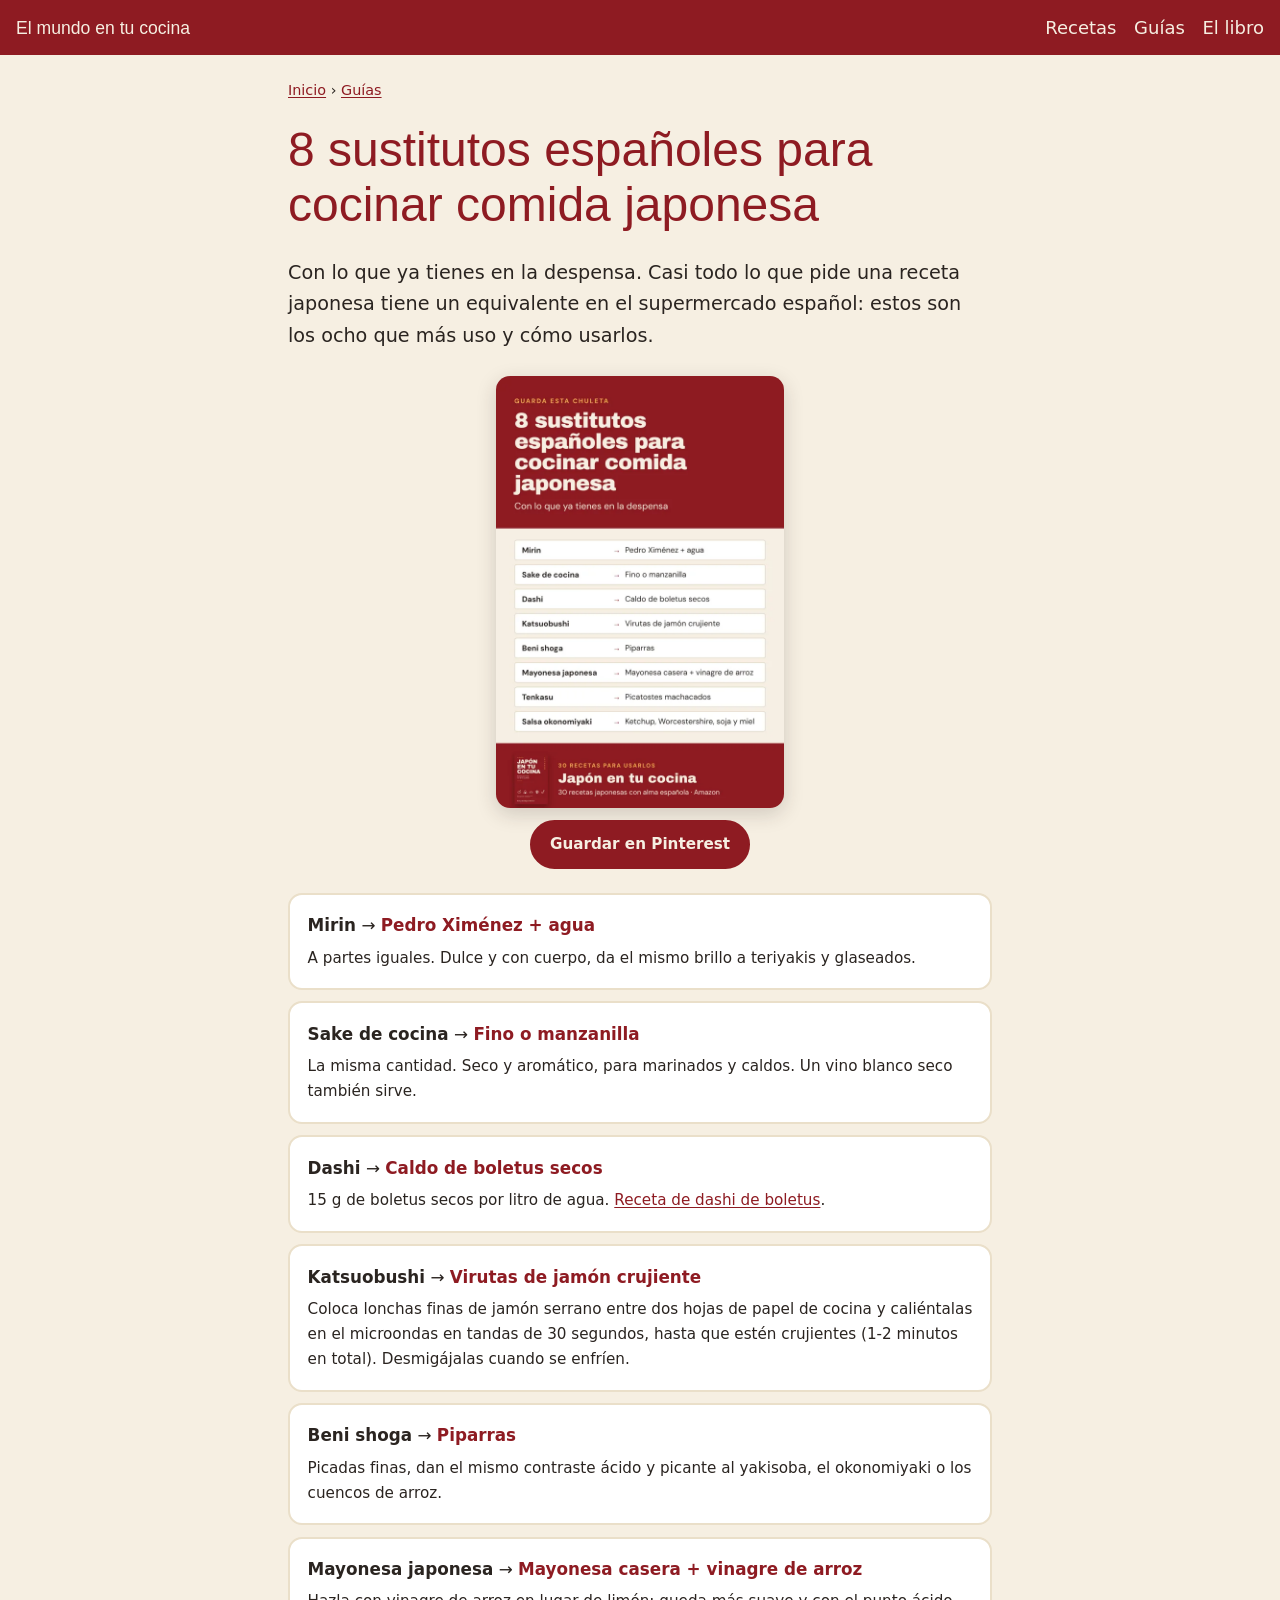
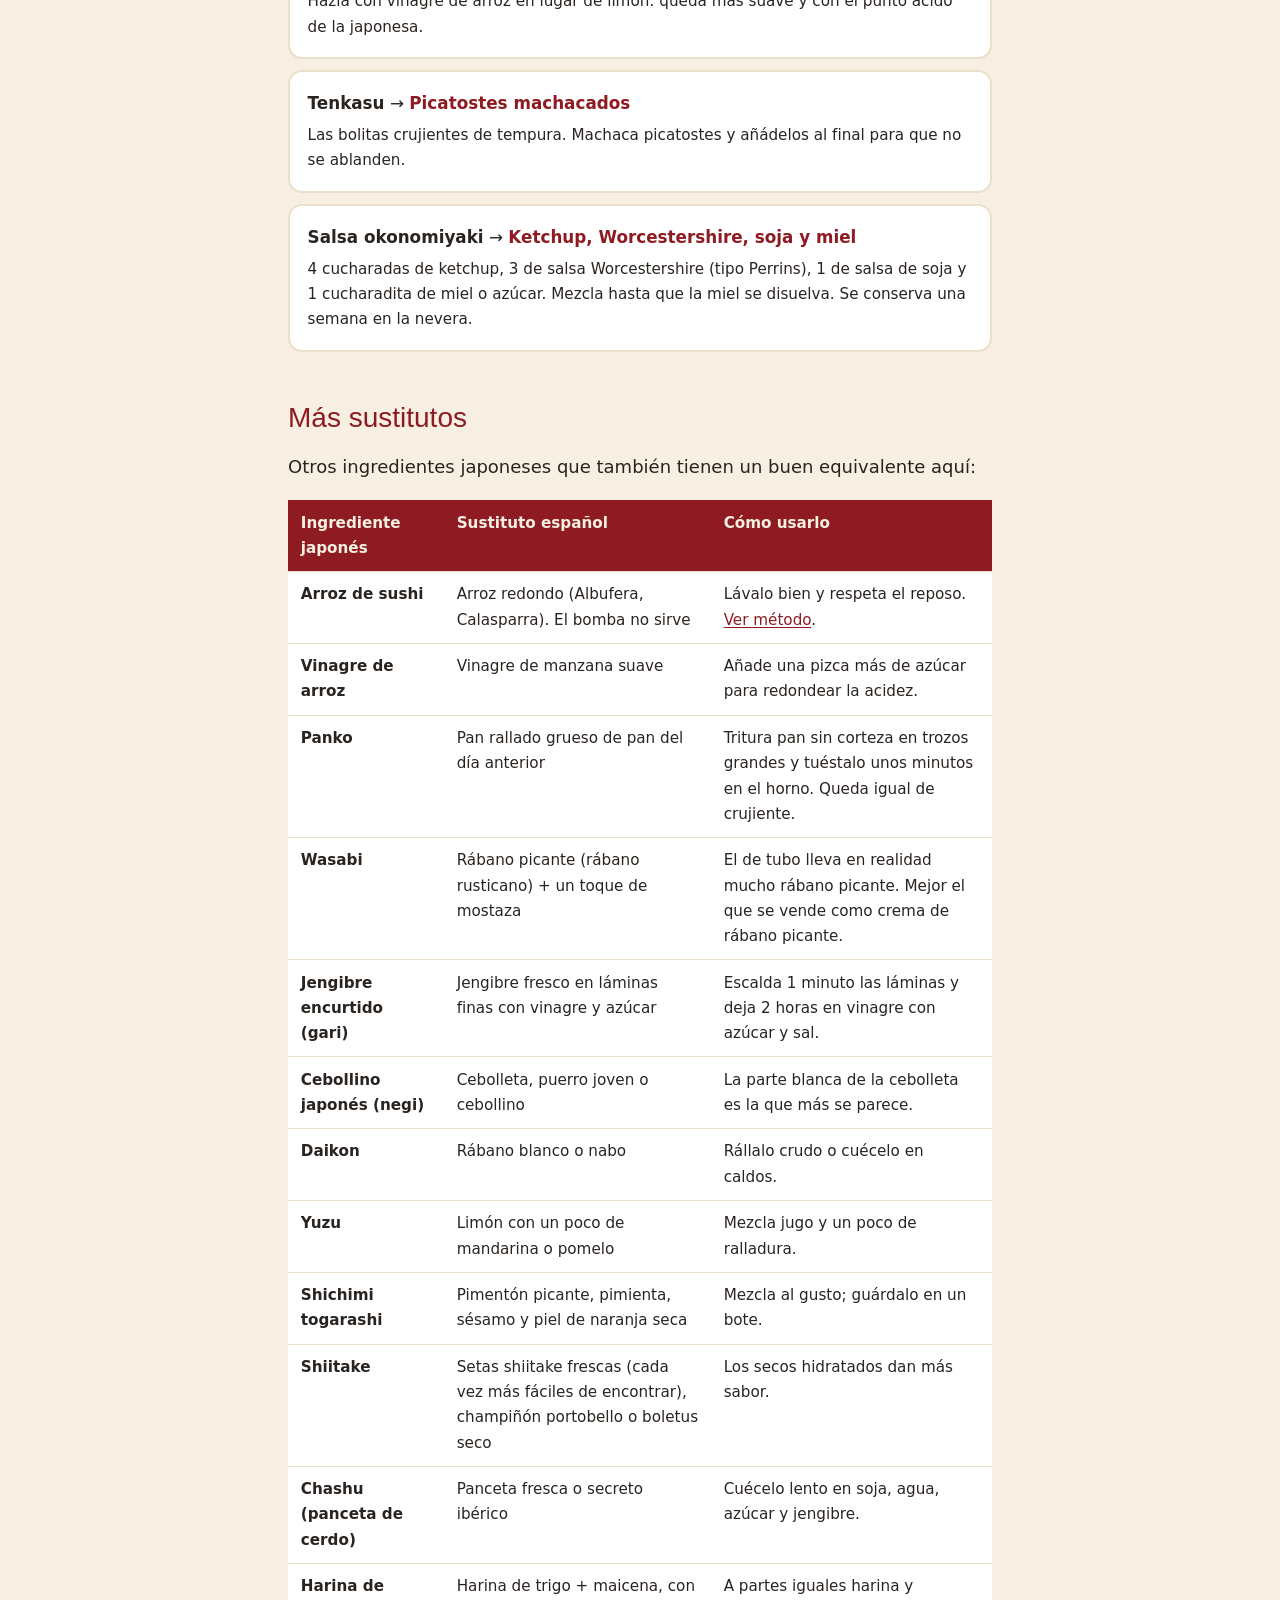
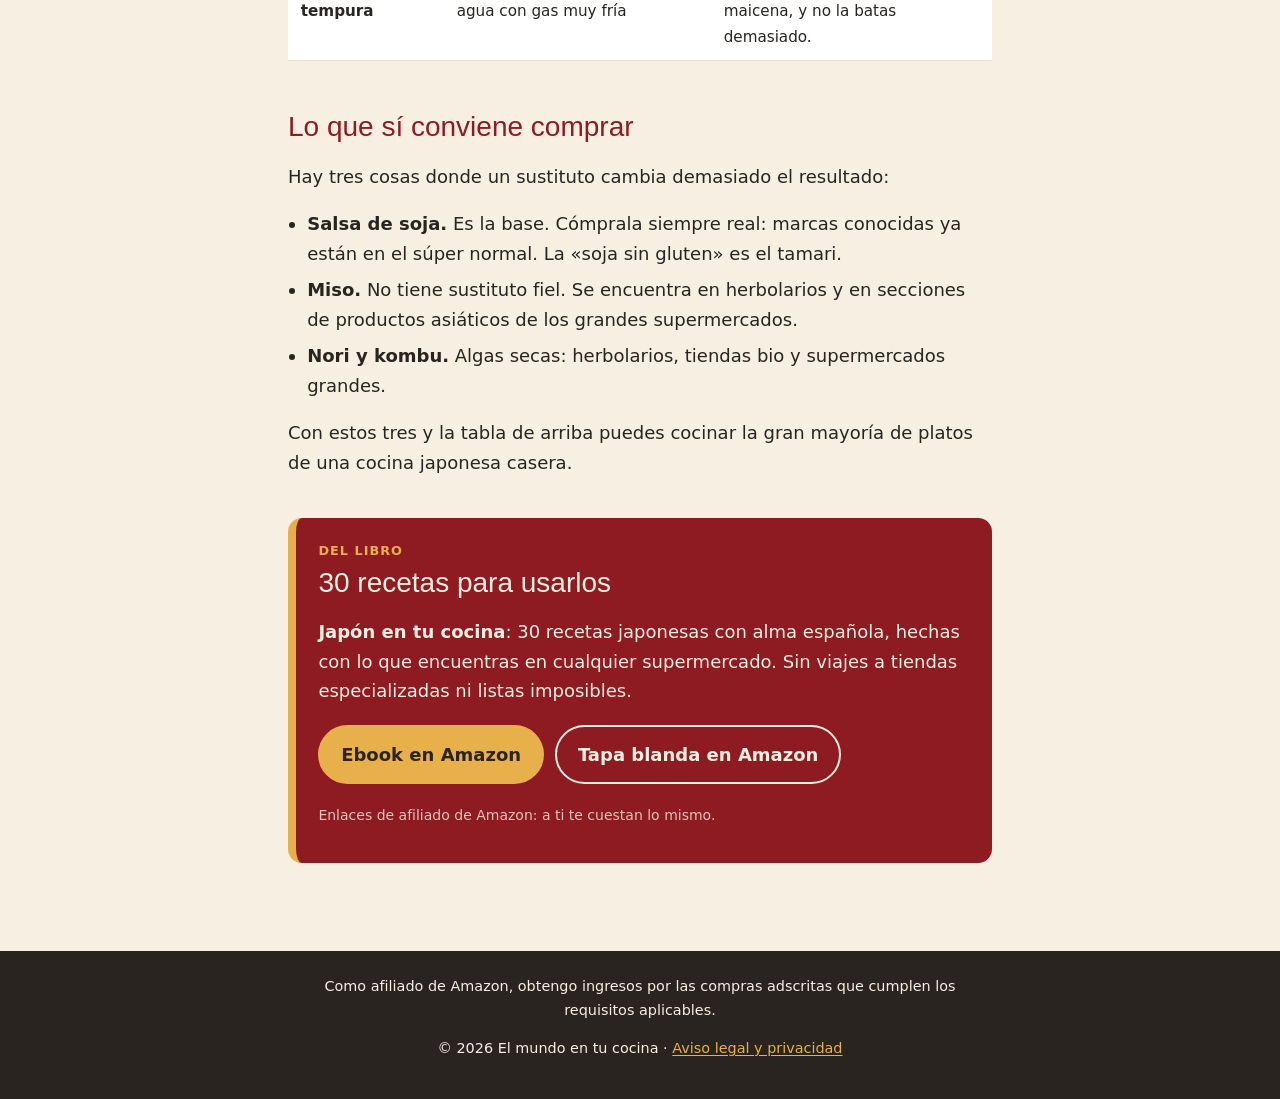
<file: guias/sustitutos-espanoles-ingredientes-japoneses/index.html>
<!doctype html>
<html lang="es">
<head>
<meta charset="utf-8">
<meta name="viewport" content="width=device-width, initial-scale=1">
<meta http-equiv="Content-Security-Policy" content="default-src 'self'; script-src 'self' https://gc.zgo.at; connect-src https://elmundoentucocina.goatcounter.com; img-src 'self' https://elmundoentucocina.goatcounter.com; style-src 'self' https://fonts.googleapis.com; font-src https://fonts.gstatic.com; object-src 'none'; base-uri 'self'; form-action 'none'; upgrade-insecure-requests">
<meta name="referrer" content="strict-origin-when-cross-origin">
<title>8 sustitutos españoles para cocinar comida japonesa | El mundo en tu cocina</title>
<meta name="description" content="Mirin, sake, dashi, katsuobushi, beni shoga, mayonesa japonesa, tenkasu y salsa okonomiyaki: sus sustitutos con ingredientes españoles, y cómo usarlos.">
<link rel="canonical" href="https://elmundoentucocina.github.io/guias/sustitutos-espanoles-ingredientes-japoneses/">
<meta name="theme-color" content="#8E1B22">
<meta name="p:domain_verify" content="bc99a5c1928c9041e7e2a8cfa60a0ecf">
<meta property="og:type" content="article">
<meta property="og:site_name" content="El mundo en tu cocina">
<meta property="og:title" content="8 sustitutos españoles para cocinar comida japonesa | El mundo en tu cocina">
<meta property="og:description" content="Mirin, sake, dashi, katsuobushi, beni shoga, mayonesa japonesa, tenkasu y salsa okonomiyaki: sus sustitutos con ingredientes españoles, y cómo usarlos.">
<meta property="og:url" content="https://elmundoentucocina.github.io/guias/sustitutos-espanoles-ingredientes-japoneses/">
<meta property="og:locale" content="es_ES">
<meta property="og:image" content="https://elmundoentucocina.github.io/assets/pines/sustitutos-espanoles-ingredientes-japoneses.png">
<meta property="og:image:width" content="1000">
<meta property="og:image:height" content="1500">

<link rel="icon" href="/assets/favicon.svg" type="image/svg+xml">
<link rel="preconnect" href="https://fonts.googleapis.com">
<link rel="preconnect" href="https://fonts.gstatic.com" crossorigin>
<link rel="stylesheet" href="https://fonts.googleapis.com/css2?family=Archivo+Black&family=DM+Sans:ital,opsz,wght@0,9..40,400;0,9..40,500;0,9..40,700;1,9..40,400&display=swap">
<link rel="stylesheet" href="/assets/style.css">
<script type="application/ld+json">{"@context":"https://schema.org","@type":"Article","headline":"8 sustitutos españoles para cocinar comida japonesa","image":"https://elmundoentucocina.github.io/assets/pines/sustitutos-espanoles-ingredientes-japoneses.png","author":{"@type":"Person","name":"Rodrigo Domínguez Montero"},"inLanguage":"es","mainEntityOfPage":"https://elmundoentucocina.github.io/guias/sustitutos-espanoles-ingredientes-japoneses/"}</script>
</head>
<body>
<header class="site-header">
  <a class="brand" href="/">El mundo en tu cocina</a>
  <nav aria-label="Principal">
    <a href="/recetas/">Recetas</a>
    <a href="/guias/">Guías</a>
    <a href="/libro/">El libro</a>
  </nav>
</header>
<main>
<article class="wrap guide">
  <p class="crumbs"><a href="/">Inicio</a> › <a href="/guias/">Guías</a></p>
  <h1>8 sustitutos españoles para cocinar comida japonesa</h1>
  <p class="lead">Con lo que ya tienes en la despensa. Casi todo lo que pide una receta japonesa tiene un equivalente en el supermercado español: estos son los ocho que más uso y cómo usarlos.</p>
  <figure class="pin">
    <img src="/assets/pines/sustitutos-espanoles-ingredientes-japoneses.webp" width="600" height="900" alt="Pin: 8 sustitutos españoles para cocinar comida japonesa. Mirin: Pedro Ximénez y agua. Sake de cocina: fino o manzanilla. Dashi: caldo de boletus secos. Katsuobushi: virutas de jamón crujiente. Beni shoga: piparras. Mayonesa japonesa: mayonesa casera con vinagre de arroz. Tenkasu: picatostes machacados. Salsa okonomiyaki: ketchup, Worcestershire, soja y miel." fetchpriority="high">
    <figcaption><a class="btn btn-pin" href="https://www.pinterest.es/pin/create/button/?url=https%3A%2F%2Felmundoentucocina.github.io%2Fguias%2Fsustitutos-espanoles-ingredientes-japoneses%2F&amp;media=https%3A%2F%2Felmundoentucocina.github.io%2Fassets%2Fpines%2Fsustitutos-espanoles-ingredientes-japoneses.png&amp;description=8%20sustitutos%20espa%C3%B1oles%20para%20cocinar%20comida%20japonesa" target="_blank" rel="noopener">Guardar en Pinterest</a></figcaption>
  </figure>
  <ol class="swaps">
<li><p class="swap"><span>Mirin</span> <span aria-hidden="true">→</span><span class="sr">: sustitúyelo por</span> <strong>Pedro Ximénez + agua</strong></p><p>A partes iguales. Dulce y con cuerpo, da el mismo brillo a teriyakis y glaseados.</p></li>
<li><p class="swap"><span>Sake de cocina</span> <span aria-hidden="true">→</span><span class="sr">: sustitúyelo por</span> <strong>Fino o manzanilla</strong></p><p>La misma cantidad. Seco y aromático, para marinados y caldos. Un vino blanco seco también sirve.</p></li>
<li><p class="swap"><span>Dashi</span> <span aria-hidden="true">→</span><span class="sr">: sustitúyelo por</span> <strong>Caldo de boletus secos</strong></p><p>15 g de boletus secos por litro de agua. <a href="/recetas/dashi-de-boletus/">Receta de dashi de boletus</a>.</p></li>
<li><p class="swap"><span>Katsuobushi</span> <span aria-hidden="true">→</span><span class="sr">: sustitúyelo por</span> <strong>Virutas de jamón crujiente</strong></p><p>Coloca lonchas finas de jamón serrano entre dos hojas de papel de cocina y caliéntalas en el microondas en tandas de 30 segundos, hasta que estén crujientes (1-2 minutos en total). Desmigájalas cuando se enfríen.</p></li>
<li><p class="swap"><span>Beni shoga</span> <span aria-hidden="true">→</span><span class="sr">: sustitúyelo por</span> <strong>Piparras</strong></p><p>Picadas finas, dan el mismo contraste ácido y picante al yakisoba, el okonomiyaki o los cuencos de arroz.</p></li>
<li><p class="swap"><span>Mayonesa japonesa</span> <span aria-hidden="true">→</span><span class="sr">: sustitúyelo por</span> <strong>Mayonesa casera + vinagre de arroz</strong></p><p>Hazla con vinagre de arroz en lugar de limón: queda más suave y con el punto ácido de la japonesa.</p></li>
<li><p class="swap"><span>Tenkasu</span> <span aria-hidden="true">→</span><span class="sr">: sustitúyelo por</span> <strong>Picatostes machacados</strong></p><p>Las bolitas crujientes de tempura. Machaca picatostes y añádelos al final para que no se ablanden.</p></li>
<li><p class="swap"><span>Salsa okonomiyaki</span> <span aria-hidden="true">→</span><span class="sr">: sustitúyelo por</span> <strong>Ketchup, Worcestershire, soja y miel</strong></p><p>4 cucharadas de ketchup, 3 de salsa Worcestershire (tipo Perrins), 1 de salsa de soja y 1 cucharadita de miel o azúcar. Mezcla hasta que la miel se disuelva. Se conserva una semana en la nevera.</p></li>
  </ol>
  <h2>Más sustitutos</h2>
  <p>Otros ingredientes japoneses que también tienen un buen equivalente aquí:</p>
  <div class="table-wrap">
  <table>
    <thead><tr><th scope="col">Ingrediente japonés</th><th scope="col">Sustituto español</th><th scope="col">Cómo usarlo</th></tr></thead>
    <tbody>
<tr><th scope="row">Arroz de sushi</th><td>Arroz redondo (Albufera, Calasparra). El bomba no sirve</td><td>Lávalo bien y respeta el reposo. <a href="/recetas/arroz-japones-con-arroz-espanol/">Ver método</a>.</td></tr>
<tr><th scope="row">Vinagre de arroz</th><td>Vinagre de manzana suave</td><td>Añade una pizca más de azúcar para redondear la acidez.</td></tr>
<tr><th scope="row">Panko</th><td>Pan rallado grueso de pan del día anterior</td><td>Tritura pan sin corteza en trozos grandes y tuéstalo unos minutos en el horno. Queda igual de crujiente.</td></tr>
<tr><th scope="row">Wasabi</th><td>Rábano picante (rábano rusticano) + un toque de mostaza</td><td>El de tubo lleva en realidad mucho rábano picante. Mejor el que se vende como crema de rábano picante.</td></tr>
<tr><th scope="row">Jengibre encurtido (gari)</th><td>Jengibre fresco en láminas finas con vinagre y azúcar</td><td>Escalda 1 minuto las láminas y deja 2 horas en vinagre con azúcar y sal.</td></tr>
<tr><th scope="row">Cebollino japonés (negi)</th><td>Cebolleta, puerro joven o cebollino</td><td>La parte blanca de la cebolleta es la que más se parece.</td></tr>
<tr><th scope="row">Daikon</th><td>Rábano blanco o nabo</td><td>Rállalo crudo o cuécelo en caldos.</td></tr>
<tr><th scope="row">Yuzu</th><td>Limón con un poco de mandarina o pomelo</td><td>Mezcla jugo y un poco de ralladura.</td></tr>
<tr><th scope="row">Shichimi togarashi</th><td>Pimentón picante, pimienta, sésamo y piel de naranja seca</td><td>Mezcla al gusto; guárdalo en un bote.</td></tr>
<tr><th scope="row">Shiitake</th><td>Setas shiitake frescas (cada vez más fáciles de encontrar), champiñón portobello o boletus seco</td><td>Los secos hidratados dan más sabor.</td></tr>
<tr><th scope="row">Chashu (panceta de cerdo)</th><td>Panceta fresca o secreto ibérico</td><td>Cuécelo lento en soja, agua, azúcar y jengibre.</td></tr>
<tr><th scope="row">Harina de tempura</th><td>Harina de trigo + maicena, con agua con gas muy fría</td><td>A partes iguales harina y maicena, y no la batas demasiado.</td></tr>
    </tbody>
  </table>
  </div>
  <h2>Lo que sí conviene comprar</h2>
  <p>Hay tres cosas donde un sustituto cambia demasiado el resultado:</p>
  <ul class="notes"><li><strong>Salsa de soja.</strong> Es la base. Cómprala siempre real: marcas conocidas ya están en el súper normal. La «soja sin gluten» es el tamari.</li>
<li><strong>Miso.</strong> No tiene sustituto fiel. Se encuentra en herbolarios y en secciones de productos asiáticos de los grandes supermercados.</li>
<li><strong>Nori y kombu.</strong> Algas secas: herbolarios, tiendas bio y supermercados grandes.</li></ul>
  <p>Con estos tres y la tabla de arriba puedes cocinar la gran mayoría de platos de una cocina japonesa casera.</p>
  <aside class="book-box">
  <p class="eyebrow">Del libro</p>
  <h2>30 recetas para usarlos</h2>
  <p><strong>Japón en tu cocina</strong>: 30 recetas japonesas con alma española, hechas con lo que encuentras en cualquier supermercado. Sin viajes a tiendas especializadas ni listas imposibles.</p>
  <p class="btns">
    <a class="btn" href="https://www.amazon.es/dp/B0HLT3C4NK?tag=jetc-web-21" rel="sponsored noopener" target="_blank" data-goatcounter-click="amazon-sustitutos-ebook" data-goatcounter-title="Amazon ebook (sustitutos)">Ebook en Amazon</a>
    <a class="btn btn-alt" href="https://www.amazon.es/dp/B0HM1KHS7G?tag=jetc-web-21" rel="sponsored noopener" target="_blank" data-goatcounter-click="amazon-sustitutos-tapa" data-goatcounter-title="Amazon tapa blanda (sustitutos)">Tapa blanda en Amazon</a>
  </p>
  <p class="small">Enlaces de afiliado de Amazon: a ti te cuestan lo mismo.</p>
</aside>
</article>
</main>
<footer class="site-footer">
  <p class="afiliado">Como afiliado de Amazon, obtengo ingresos por las compras adscritas que cumplen los requisitos aplicables.</p>
  <p>© 2026 El mundo en tu cocina · <a href="/aviso-legal/">Aviso legal y privacidad</a></p>
</footer>
<script data-goatcounter="https://elmundoentucocina.goatcounter.com/count" async src="https://gc.zgo.at/count.v4.js" crossorigin="anonymous" integrity="sha384-nRw6qfbWyJha9LhsOtSb2YJDyZdKvvCFh0fJYlkquSFjUxp9FVNugbfy8q1jdxI+"></script>
</body>
</html>
</file>
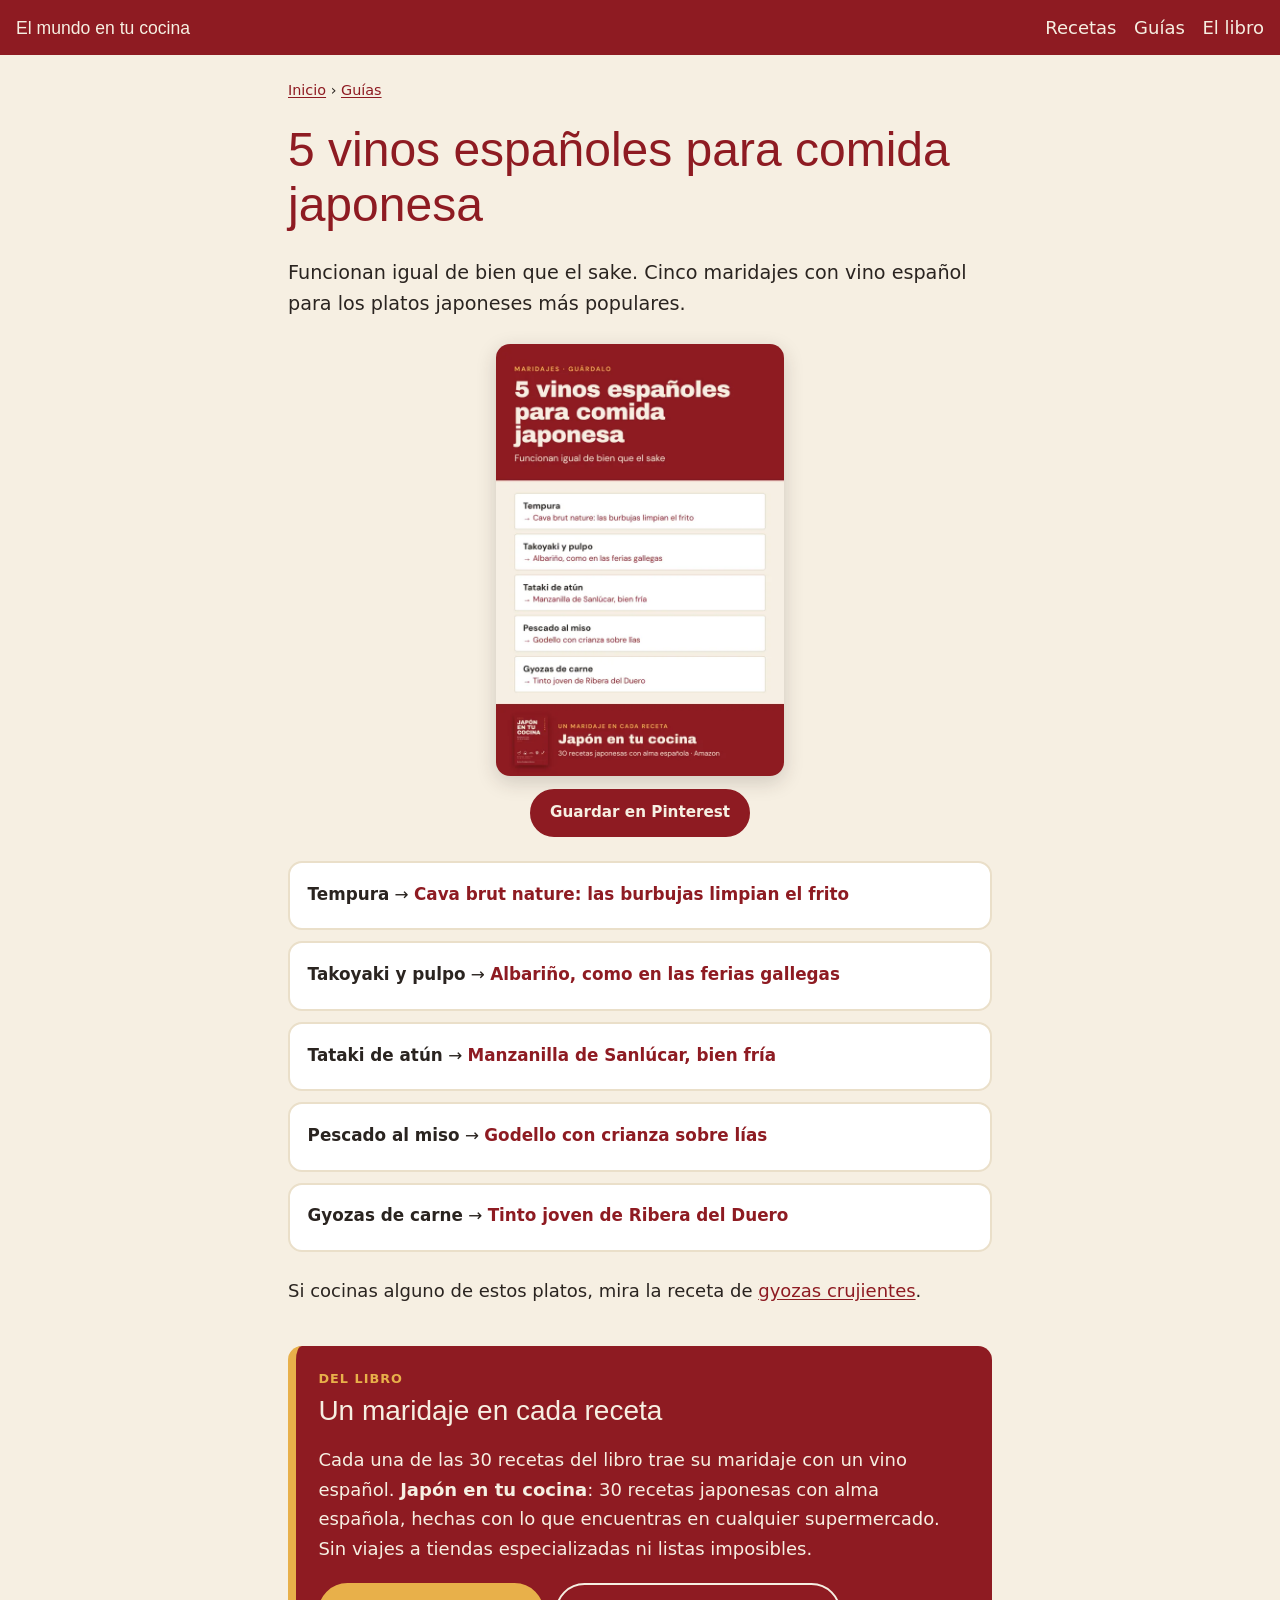
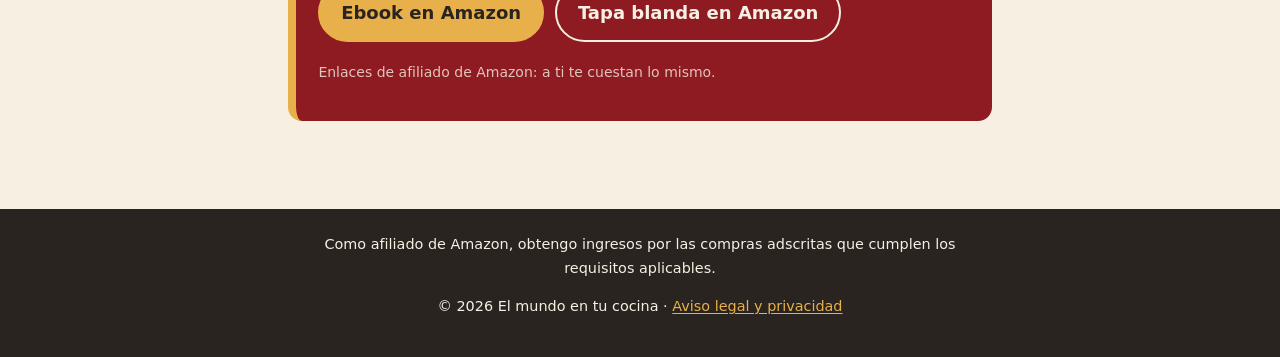
<file: guias/vinos-espanoles-comida-japonesa/index.html>
<!doctype html>
<html lang="es">
<head>
<meta charset="utf-8">
<meta name="viewport" content="width=device-width, initial-scale=1">
<meta http-equiv="Content-Security-Policy" content="default-src 'self'; script-src 'self' https://gc.zgo.at; connect-src https://elmundoentucocina.goatcounter.com; img-src 'self' https://elmundoentucocina.goatcounter.com; style-src 'self' https://fonts.googleapis.com; font-src https://fonts.gstatic.com; object-src 'none'; base-uri 'self'; form-action 'none'; upgrade-insecure-requests">
<meta name="referrer" content="strict-origin-when-cross-origin">
<title>5 vinos españoles que van genial con comida japonesa | El mundo en tu cocina</title>
<meta name="description" content="Cava, albariño, manzanilla, godello y Ribera del Duero: qué vino español beber con tempura, takoyaki, tataki, pescado al miso y gyozas.">
<link rel="canonical" href="https://elmundoentucocina.github.io/guias/vinos-espanoles-comida-japonesa/">
<meta name="theme-color" content="#8E1B22">
<meta name="p:domain_verify" content="bc99a5c1928c9041e7e2a8cfa60a0ecf">
<meta property="og:type" content="article">
<meta property="og:site_name" content="El mundo en tu cocina">
<meta property="og:title" content="5 vinos españoles que van genial con comida japonesa | El mundo en tu cocina">
<meta property="og:description" content="Cava, albariño, manzanilla, godello y Ribera del Duero: qué vino español beber con tempura, takoyaki, tataki, pescado al miso y gyozas.">
<meta property="og:url" content="https://elmundoentucocina.github.io/guias/vinos-espanoles-comida-japonesa/">
<meta property="og:locale" content="es_ES">
<meta property="og:image" content="https://elmundoentucocina.github.io/assets/pines/vinos-espanoles-comida-japonesa.png">
<meta property="og:image:width" content="1000">
<meta property="og:image:height" content="1500">

<link rel="icon" href="/assets/favicon.svg" type="image/svg+xml">
<link rel="preconnect" href="https://fonts.googleapis.com">
<link rel="preconnect" href="https://fonts.gstatic.com" crossorigin>
<link rel="stylesheet" href="https://fonts.googleapis.com/css2?family=Archivo+Black&family=DM+Sans:ital,opsz,wght@0,9..40,400;0,9..40,500;0,9..40,700;1,9..40,400&display=swap">
<link rel="stylesheet" href="/assets/style.css">
<script type="application/ld+json">{"@context":"https://schema.org","@type":"Article","headline":"5 vinos españoles para comida japonesa","image":"https://elmundoentucocina.github.io/assets/pines/vinos-espanoles-comida-japonesa.png","author":{"@type":"Person","name":"Rodrigo Domínguez Montero"},"inLanguage":"es","mainEntityOfPage":"https://elmundoentucocina.github.io/guias/vinos-espanoles-comida-japonesa/"}</script>
</head>
<body>
<header class="site-header">
  <a class="brand" href="/">El mundo en tu cocina</a>
  <nav aria-label="Principal">
    <a href="/recetas/">Recetas</a>
    <a href="/guias/">Guías</a>
    <a href="/libro/">El libro</a>
  </nav>
</header>
<main>
<article class="wrap guide">
  <p class="crumbs"><a href="/">Inicio</a> › <a href="/guias/">Guías</a></p>
  <h1>5 vinos españoles para comida japonesa</h1>
  <p class="lead">Funcionan igual de bien que el sake. Cinco maridajes con vino español para los platos japoneses más populares.</p>
  <figure class="pin">
    <img src="/assets/pines/vinos-espanoles-comida-japonesa.webp" width="600" height="900" alt="Pin: 5 vinos españoles para comida japonesa. Tempura: cava brut nature. Takoyaki y pulpo: albariño. Tataki de atún: manzanilla de Sanlúcar, bien fría. Pescado al miso: godello con crianza sobre lías. Gyozas de carne: tinto joven de Ribera del Duero." fetchpriority="high">
    <figcaption><a class="btn btn-pin" href="https://www.pinterest.es/pin/create/button/?url=https%3A%2F%2Felmundoentucocina.github.io%2Fguias%2Fvinos-espanoles-comida-japonesa%2F&amp;media=https%3A%2F%2Felmundoentucocina.github.io%2Fassets%2Fpines%2Fvinos-espanoles-comida-japonesa.png&amp;description=5%20vinos%20espa%C3%B1oles%20para%20comida%20japonesa" target="_blank" rel="noopener">Guardar en Pinterest</a></figcaption>
  </figure>
  <ol class="swaps">
<li><p class="swap"><span>Tempura</span> <span aria-hidden="true">→</span><span class="sr">: marida con</span> <strong>Cava brut nature: las burbujas limpian el frito</strong></p></li>
<li><p class="swap"><span>Takoyaki y pulpo</span> <span aria-hidden="true">→</span><span class="sr">: marida con</span> <strong>Albariño, como en las ferias gallegas</strong></p></li>
<li><p class="swap"><span>Tataki de atún</span> <span aria-hidden="true">→</span><span class="sr">: marida con</span> <strong>Manzanilla de Sanlúcar, bien fría</strong></p></li>
<li><p class="swap"><span>Pescado al miso</span> <span aria-hidden="true">→</span><span class="sr">: marida con</span> <strong>Godello con crianza sobre lías</strong></p></li>
<li><p class="swap"><span>Gyozas de carne</span> <span aria-hidden="true">→</span><span class="sr">: marida con</span> <strong>Tinto joven de Ribera del Duero</strong></p></li>
  </ol>
  <p>Si cocinas alguno de estos platos, mira la receta de <a href="/recetas/gyozas-crujientes/">gyozas crujientes</a>.</p>
  <aside class="book-box">
  <p class="eyebrow">Del libro</p>
  <h2>Un maridaje en cada receta</h2>
  <p>Cada una de las 30 recetas del libro trae su maridaje con un vino español. <strong>Japón en tu cocina</strong>: 30 recetas japonesas con alma española, hechas con lo que encuentras en cualquier supermercado. Sin viajes a tiendas especializadas ni listas imposibles.</p>
  <p class="btns">
    <a class="btn" href="https://www.amazon.es/dp/B0HLT3C4NK?tag=jetc-web-21" rel="sponsored noopener" target="_blank" data-goatcounter-click="amazon-vinos-ebook" data-goatcounter-title="Amazon ebook (vinos)">Ebook en Amazon</a>
    <a class="btn btn-alt" href="https://www.amazon.es/dp/B0HM1KHS7G?tag=jetc-web-21" rel="sponsored noopener" target="_blank" data-goatcounter-click="amazon-vinos-tapa" data-goatcounter-title="Amazon tapa blanda (vinos)">Tapa blanda en Amazon</a>
  </p>
  <p class="small">Enlaces de afiliado de Amazon: a ti te cuestan lo mismo.</p>
</aside>
</article>
</main>
<footer class="site-footer">
  <p class="afiliado">Como afiliado de Amazon, obtengo ingresos por las compras adscritas que cumplen los requisitos aplicables.</p>
  <p>© 2026 El mundo en tu cocina · <a href="/aviso-legal/">Aviso legal y privacidad</a></p>
</footer>
<script data-goatcounter="https://elmundoentucocina.goatcounter.com/count" async src="https://gc.zgo.at/count.v4.js" crossorigin="anonymous" integrity="sha384-nRw6qfbWyJha9LhsOtSb2YJDyZdKvvCFh0fJYlkquSFjUxp9FVNugbfy8q1jdxI+"></script>
</body>
</html>
</file>
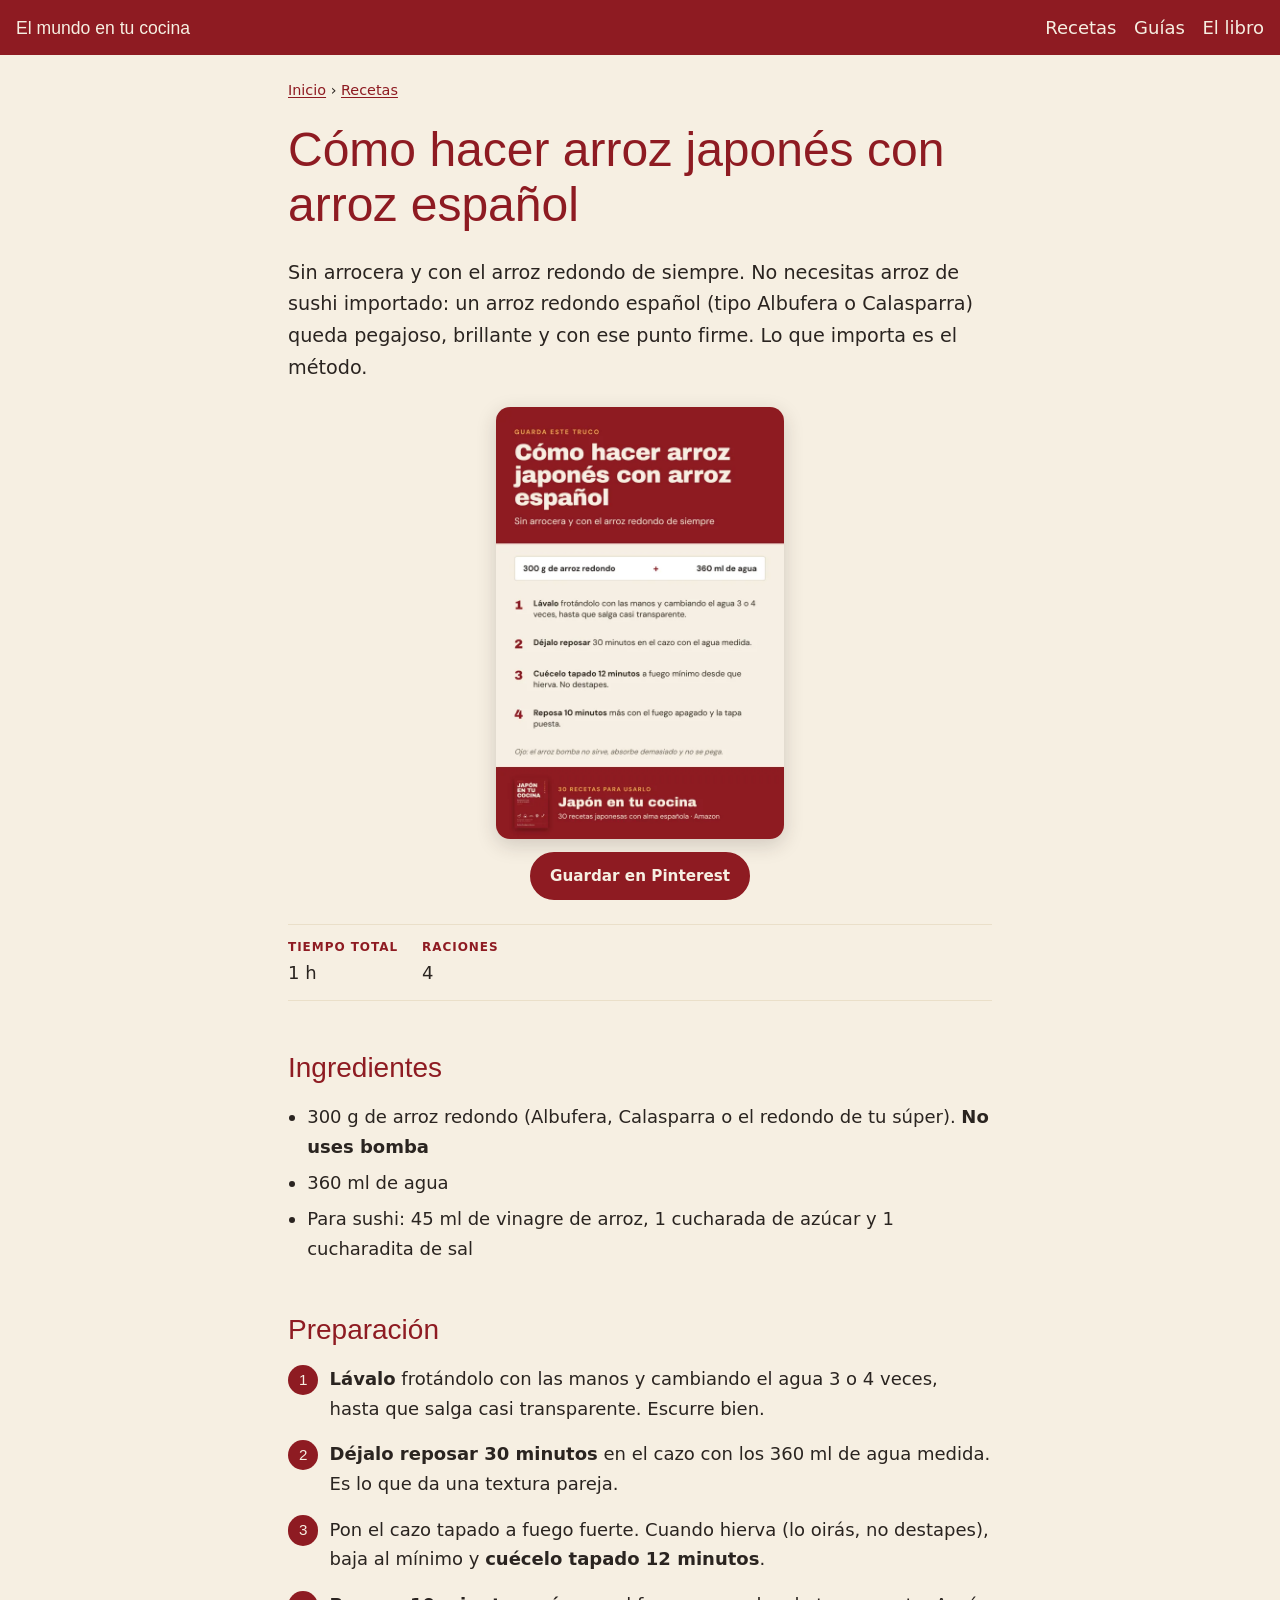
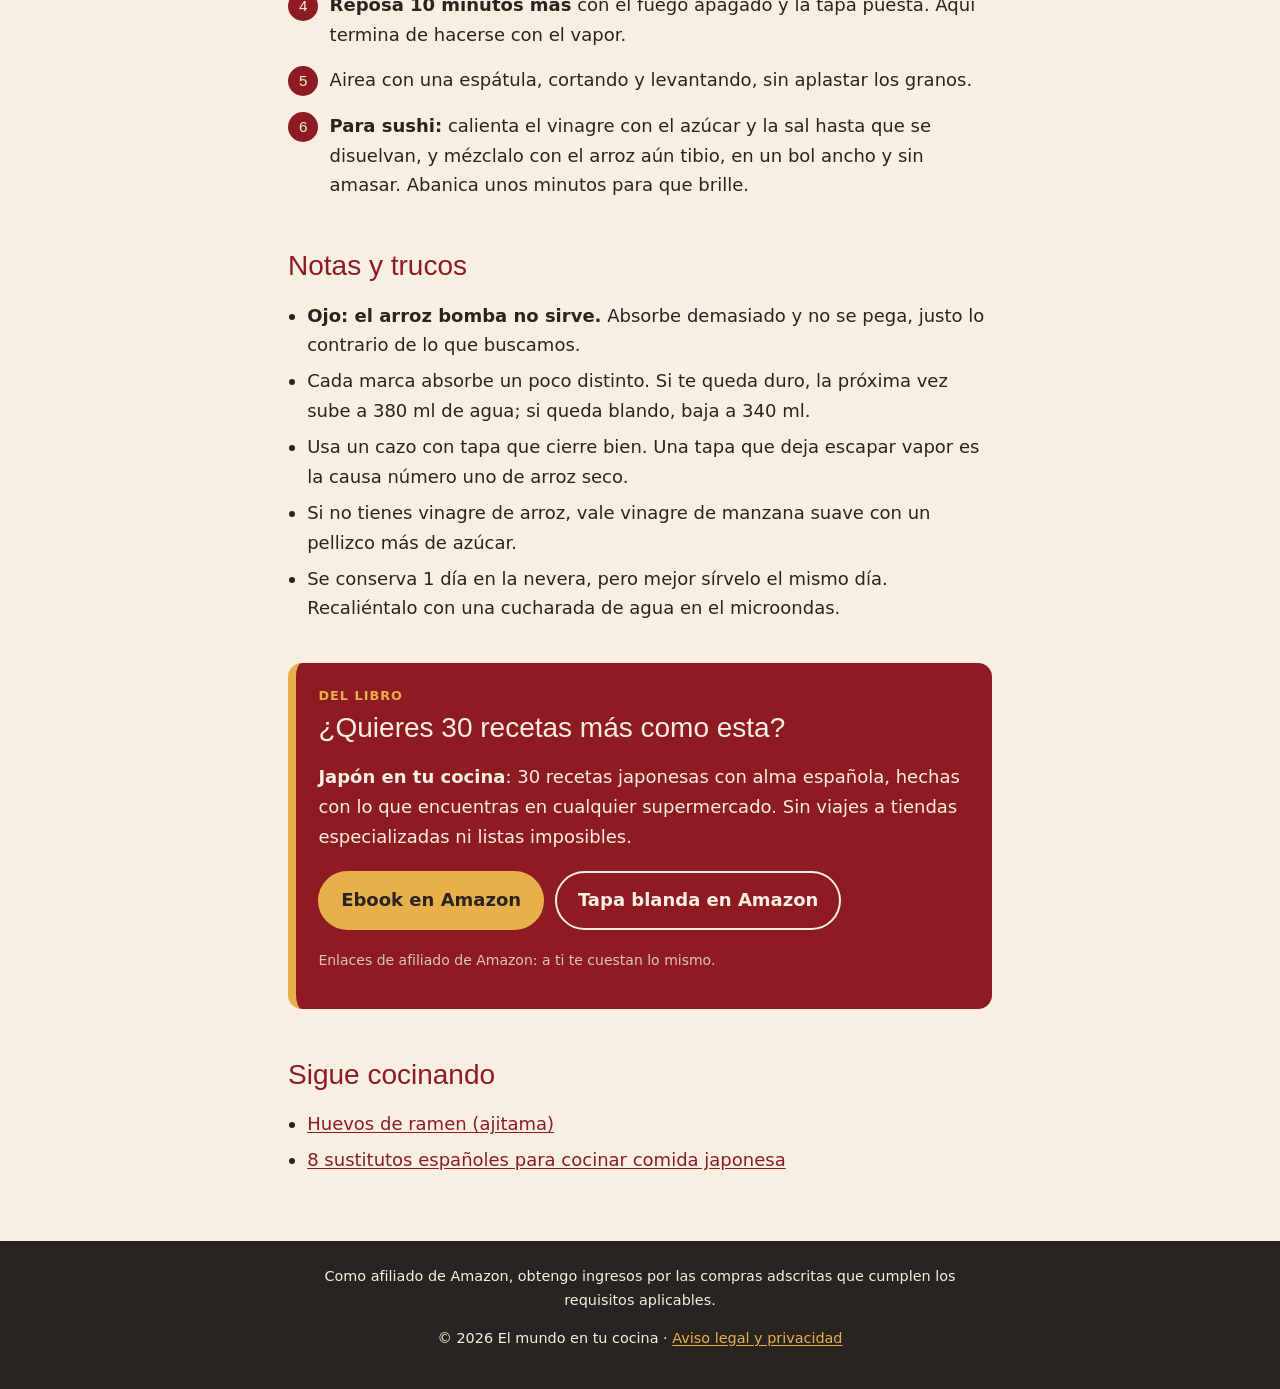
<file: recetas/arroz-japones-con-arroz-espanol/index.html>
<!doctype html>
<html lang="es">
<head>
<meta charset="utf-8">
<meta name="viewport" content="width=device-width, initial-scale=1">
<meta http-equiv="Content-Security-Policy" content="default-src 'self'; script-src 'self' https://gc.zgo.at; connect-src https://elmundoentucocina.goatcounter.com; img-src 'self' https://elmundoentucocina.goatcounter.com; style-src 'self' https://fonts.googleapis.com; font-src https://fonts.gstatic.com; object-src 'none'; base-uri 'self'; form-action 'none'; upgrade-insecure-requests">
<meta name="referrer" content="strict-origin-when-cross-origin">
<title>Arroz japonés con arroz español | El mundo en tu cocina</title>
<meta name="description" content="Arroz japonés sin arrocera y con el arroz redondo de siempre: 300 g de arroz, 360 ml de agua y 4 pasos. Con el aliño para sushi.">
<link rel="canonical" href="https://elmundoentucocina.github.io/recetas/arroz-japones-con-arroz-espanol/">
<meta name="theme-color" content="#8E1B22">
<meta name="p:domain_verify" content="bc99a5c1928c9041e7e2a8cfa60a0ecf">
<meta property="og:type" content="article">
<meta property="og:site_name" content="El mundo en tu cocina">
<meta property="og:title" content="Arroz japonés con arroz español | El mundo en tu cocina">
<meta property="og:description" content="Arroz japonés sin arrocera y con el arroz redondo de siempre: 300 g de arroz, 360 ml de agua y 4 pasos. Con el aliño para sushi.">
<meta property="og:url" content="https://elmundoentucocina.github.io/recetas/arroz-japones-con-arroz-espanol/">
<meta property="og:locale" content="es_ES">
<meta property="og:image" content="https://elmundoentucocina.github.io/assets/pines/arroz-japones-con-arroz-espanol.png">
<meta property="og:image:width" content="1000">
<meta property="og:image:height" content="1500">

<link rel="icon" href="/assets/favicon.svg" type="image/svg+xml">
<link rel="preconnect" href="https://fonts.googleapis.com">
<link rel="preconnect" href="https://fonts.gstatic.com" crossorigin>
<link rel="stylesheet" href="https://fonts.googleapis.com/css2?family=Archivo+Black&family=DM+Sans:ital,opsz,wght@0,9..40,400;0,9..40,500;0,9..40,700;1,9..40,400&display=swap">
<link rel="stylesheet" href="/assets/style.css">
<script type="application/ld+json">{"@context":"https://schema.org","@type":"Recipe","name":"Arroz japonés con arroz español","description":"Arroz japonés sin arrocera y con el arroz redondo de siempre: 300 g de arroz, 360 ml de agua y 4 pasos. Con el aliño para sushi.","inLanguage":"es","author":{"@type":"Person","name":"Rodrigo Domínguez Montero"},"image":"https://elmundoentucocina.github.io/assets/pines/arroz-japones-con-arroz-espanol.png","prepTime":"PT35M","cookTime":"PT25M","totalTime":"PT1H","recipeYield":"4","recipeCuisine":"Japonesa","recipeIngredient":["300 g de arroz redondo (Albufera, Calasparra o el redondo de tu súper). No uses bomba","360 ml de agua","Para sushi: 45 ml de vinagre de arroz, 1 cucharada de azúcar y 1 cucharadita de sal"],"recipeInstructions":[{"@type":"HowToStep","text":"Lávalo frotándolo con las manos y cambiando el agua 3 o 4 veces, hasta que salga casi transparente. Escurre bien."},{"@type":"HowToStep","text":"Déjalo reposar 30 minutos en el cazo con los 360 ml de agua medida. Es lo que da una textura pareja."},{"@type":"HowToStep","text":"Pon el cazo tapado a fuego fuerte. Cuando hierva (lo oirás, no destapes), baja al mínimo y cuécelo tapado 12 minutos."},{"@type":"HowToStep","text":"Reposa 10 minutos más con el fuego apagado y la tapa puesta. Aquí termina de hacerse con el vapor."},{"@type":"HowToStep","text":"Airea con una espátula, cortando y levantando, sin aplastar los granos."},{"@type":"HowToStep","text":"Para sushi: calienta el vinagre con el azúcar y la sal hasta que se disuelvan, y mézclalo con el arroz aún tibio, en un bol ancho y sin amasar. Abanica unos minutos para que brille."}],"mainEntityOfPage":"https://elmundoentucocina.github.io/recetas/arroz-japones-con-arroz-espanol/"}</script>
</head>
<body>
<header class="site-header">
  <a class="brand" href="/">El mundo en tu cocina</a>
  <nav aria-label="Principal">
    <a href="/recetas/">Recetas</a>
    <a href="/guias/">Guías</a>
    <a href="/libro/">El libro</a>
  </nav>
</header>
<main>
<article class="wrap recipe">
  <p class="crumbs"><a href="/">Inicio</a> › <a href="/recetas/">Recetas</a></p>
  <h1>Cómo hacer arroz japonés con arroz español</h1>
  <p class="lead">Sin arrocera y con el arroz redondo de siempre. No necesitas arroz de sushi importado: un arroz redondo español (tipo Albufera o Calasparra) queda pegajoso, brillante y con ese punto firme. Lo que importa es el método.</p>
  <figure class="pin">
    <img src="/assets/pines/arroz-japones-con-arroz-espanol.webp" width="600" height="900" alt="Pin: cómo hacer arroz japonés con arroz español. 300 g de arroz redondo y 360 ml de agua: lávalo, déjalo reposar 30 minutos, cuécelo tapado 12 minutos y reposa 10 minutos." fetchpriority="high">
    <figcaption><a class="btn btn-pin" href="https://www.pinterest.es/pin/create/button/?url=https%3A%2F%2Felmundoentucocina.github.io%2Frecetas%2Farroz-japones-con-arroz-espanol%2F&amp;media=https%3A%2F%2Felmundoentucocina.github.io%2Fassets%2Fpines%2Farroz-japones-con-arroz-espanol.png&amp;description=C%C3%B3mo%20hacer%20arroz%20japon%C3%A9s%20con%20arroz%20espa%C3%B1ol" target="_blank" rel="noopener">Guardar en Pinterest</a></figcaption>
  </figure>
  <ul class="facts">
    <li><strong>Tiempo total</strong> 1 h</li>
    <li><strong>Raciones</strong> 4</li>
  </ul>
  <h2>Ingredientes</h2>
  <ul class="ingredients"><li>300 g de arroz redondo (Albufera, Calasparra o el redondo de tu súper). <strong>No uses bomba</strong></li>
<li>360 ml de agua</li>
<li>Para sushi: 45 ml de vinagre de arroz, 1 cucharada de azúcar y 1 cucharadita de sal</li></ul>
  <h2>Preparación</h2>
  <ol class="steps"><li><strong>Lávalo</strong> frotándolo con las manos y cambiando el agua 3 o 4 veces, hasta que salga casi transparente. Escurre bien.</li>
<li><strong>Déjalo reposar 30 minutos</strong> en el cazo con los 360 ml de agua medida. Es lo que da una textura pareja.</li>
<li>Pon el cazo tapado a fuego fuerte. Cuando hierva (lo oirás, no destapes), baja al mínimo y <strong>cuécelo tapado 12 minutos</strong>.</li>
<li><strong>Reposa 10 minutos más</strong> con el fuego apagado y la tapa puesta. Aquí termina de hacerse con el vapor.</li>
<li>Airea con una espátula, cortando y levantando, sin aplastar los granos.</li>
<li><strong>Para sushi:</strong> calienta el vinagre con el azúcar y la sal hasta que se disuelvan, y mézclalo con el arroz aún tibio, en un bol ancho y sin amasar. Abanica unos minutos para que brille.</li></ol>
  <h2>Notas y trucos</h2>
  <ul class="notes"><li><strong>Ojo: el arroz bomba no sirve.</strong> Absorbe demasiado y no se pega, justo lo contrario de lo que buscamos.</li>
<li>Cada marca absorbe un poco distinto. Si te queda duro, la próxima vez sube a 380 ml de agua; si queda blando, baja a 340 ml.</li>
<li>Usa un cazo con tapa que cierre bien. Una tapa que deja escapar vapor es la causa número uno de arroz seco.</li>
<li>Si no tienes vinagre de arroz, vale vinagre de manzana suave con un pellizco más de azúcar.</li>
<li>Se conserva 1 día en la nevera, pero mejor sírvelo el mismo día. Recaliéntalo con una cucharada de agua en el microondas.</li></ul>
  <aside class="book-box">
  <p class="eyebrow">Del libro</p>
  <h2>¿Quieres 30 recetas más como esta?</h2>
  <p><strong>Japón en tu cocina</strong>: 30 recetas japonesas con alma española, hechas con lo que encuentras en cualquier supermercado. Sin viajes a tiendas especializadas ni listas imposibles.</p>
  <p class="btns">
    <a class="btn" href="https://www.amazon.es/dp/B0HLT3C4NK?tag=jetc-web-21" rel="sponsored noopener" target="_blank" data-goatcounter-click="amazon-arroz-japones-con-arroz-espanol-ebook" data-goatcounter-title="Amazon ebook (arroz-japones-con-arroz-espanol)">Ebook en Amazon</a>
    <a class="btn btn-alt" href="https://www.amazon.es/dp/B0HM1KHS7G?tag=jetc-web-21" rel="sponsored noopener" target="_blank" data-goatcounter-click="amazon-arroz-japones-con-arroz-espanol-tapa" data-goatcounter-title="Amazon tapa blanda (arroz-japones-con-arroz-espanol)">Tapa blanda en Amazon</a>
  </p>
  <p class="small">Enlaces de afiliado de Amazon: a ti te cuestan lo mismo.</p>
</aside>
  <h2>Sigue cocinando</h2>
  <ul class="more"><li><a href="/recetas/huevos-de-ramen-ajitama/">Huevos de ramen (ajitama)</a></li><li><a href="/guias/sustitutos-espanoles-ingredientes-japoneses/">8 sustitutos españoles para cocinar comida japonesa</a></li></ul>
</article>
</main>
<footer class="site-footer">
  <p class="afiliado">Como afiliado de Amazon, obtengo ingresos por las compras adscritas que cumplen los requisitos aplicables.</p>
  <p>© 2026 El mundo en tu cocina · <a href="/aviso-legal/">Aviso legal y privacidad</a></p>
</footer>
<script data-goatcounter="https://elmundoentucocina.goatcounter.com/count" async src="https://gc.zgo.at/count.v4.js" crossorigin="anonymous" integrity="sha384-nRw6qfbWyJha9LhsOtSb2YJDyZdKvvCFh0fJYlkquSFjUxp9FVNugbfy8q1jdxI+"></script>
</body>
</html>
</file>
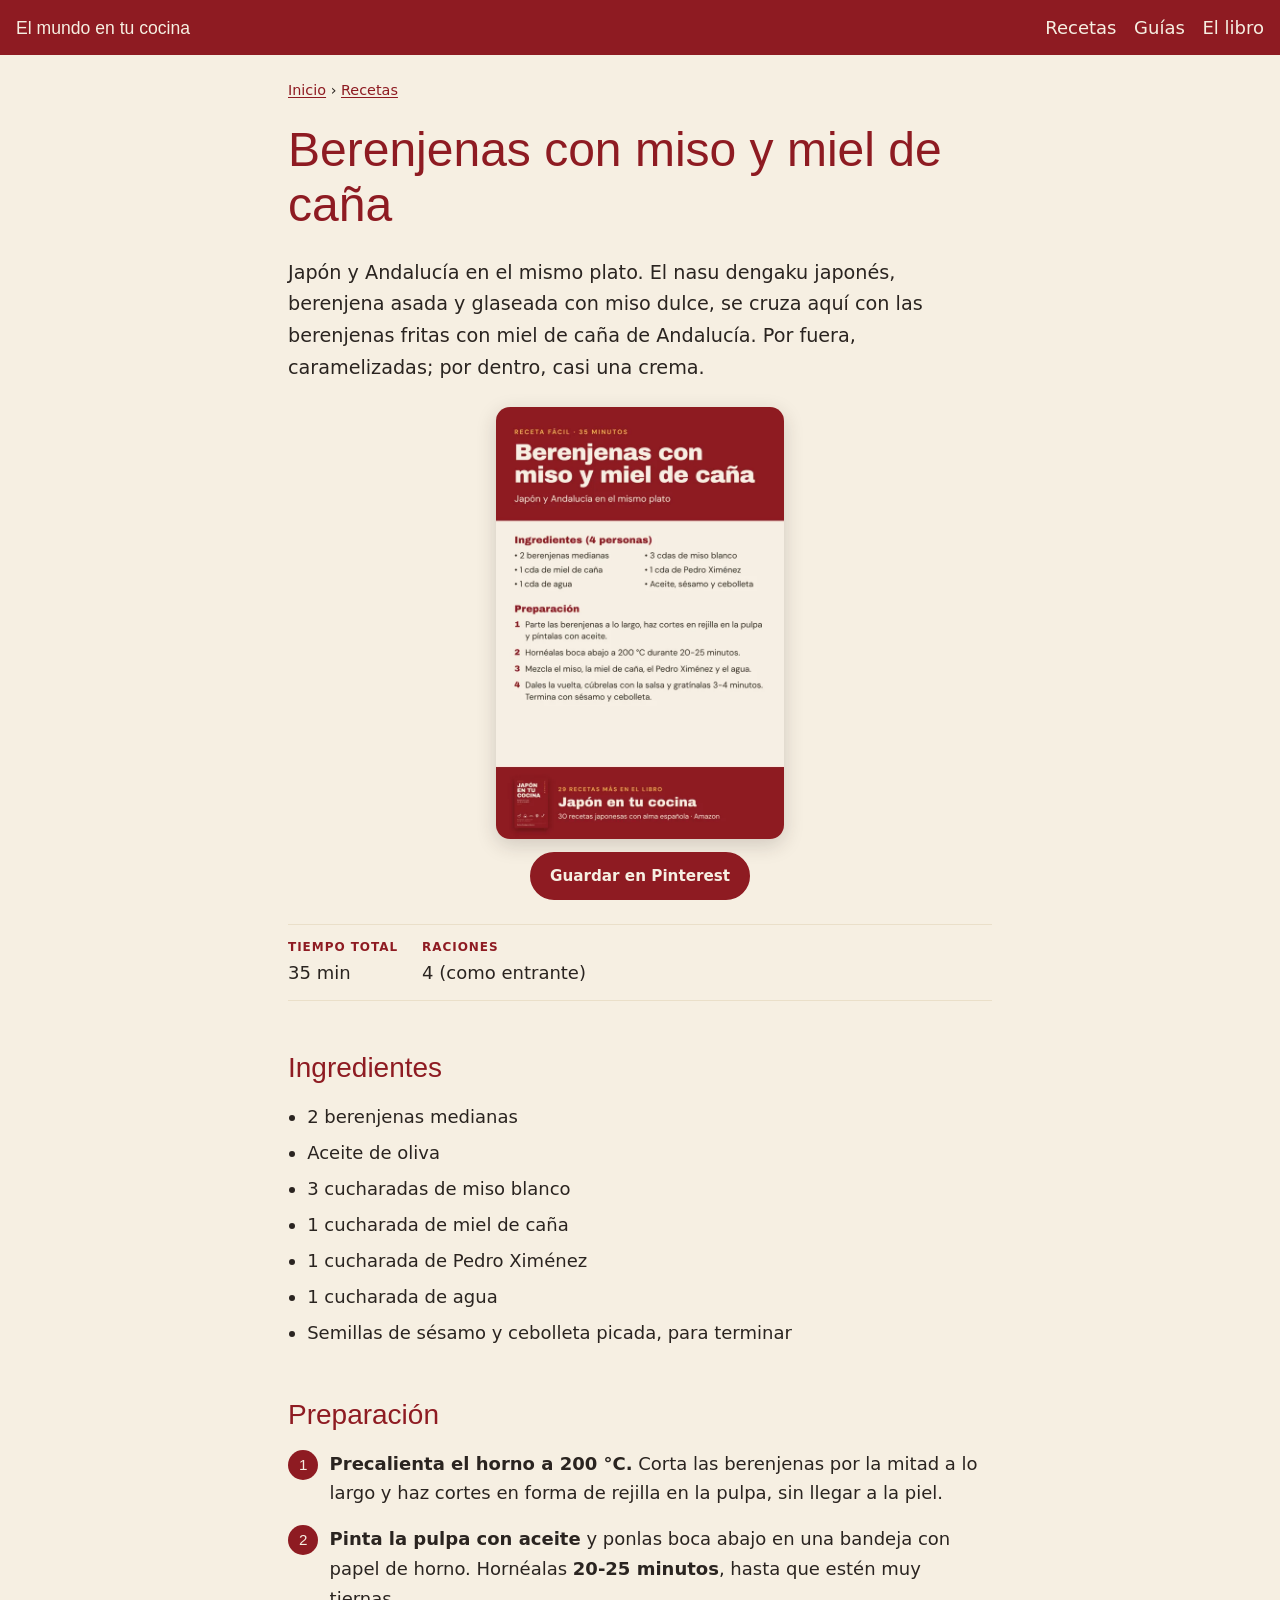
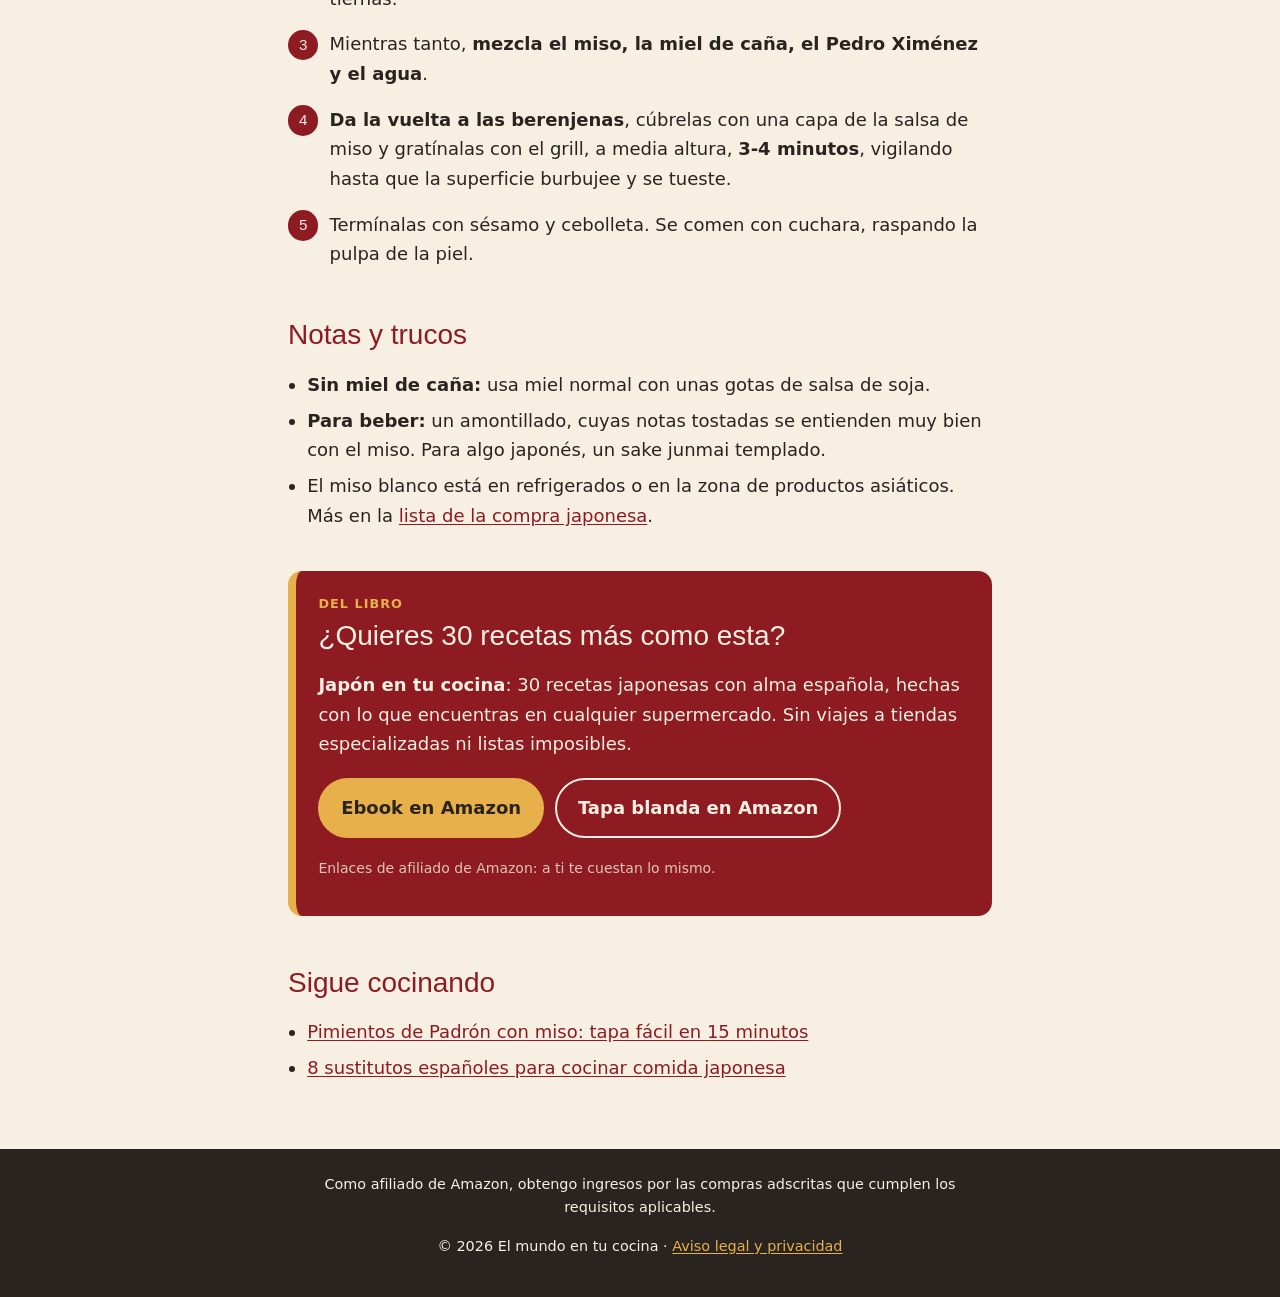
<file: recetas/berenjenas-con-miso-y-miel-de-cana/index.html>
<!doctype html>
<html lang="es">
<head>
<meta charset="utf-8">
<meta name="viewport" content="width=device-width, initial-scale=1">
<meta http-equiv="Content-Security-Policy" content="default-src 'self'; script-src 'self' https://gc.zgo.at; connect-src https://elmundoentucocina.goatcounter.com; img-src 'self' https://elmundoentucocina.goatcounter.com; style-src 'self' https://fonts.googleapis.com; font-src https://fonts.gstatic.com; object-src 'none'; base-uri 'self'; form-action 'none'; upgrade-insecure-requests">
<meta name="referrer" content="strict-origin-when-cross-origin">
<title>Berenjenas con miso y miel de caña: receta fácil al horno | El mundo en tu cocina</title>
<meta name="description" content="Berenjenas al horno glaseadas con miso blanco, miel de caña y Pedro Ximénez: el nasu dengaku japonés cruzado con las berenjenas con miel de Andalucía. Fácil, en 35 minutos.">
<link rel="canonical" href="https://elmundoentucocina.github.io/recetas/berenjenas-con-miso-y-miel-de-cana/">
<meta name="theme-color" content="#8E1B22">
<meta name="p:domain_verify" content="bc99a5c1928c9041e7e2a8cfa60a0ecf">
<meta property="og:type" content="article">
<meta property="og:site_name" content="El mundo en tu cocina">
<meta property="og:title" content="Berenjenas con miso y miel de caña: receta fácil al horno | El mundo en tu cocina">
<meta property="og:description" content="Berenjenas al horno glaseadas con miso blanco, miel de caña y Pedro Ximénez: el nasu dengaku japonés cruzado con las berenjenas con miel de Andalucía. Fácil, en 35 minutos.">
<meta property="og:url" content="https://elmundoentucocina.github.io/recetas/berenjenas-con-miso-y-miel-de-cana/">
<meta property="og:locale" content="es_ES">
<meta property="og:image" content="https://elmundoentucocina.github.io/assets/pines/berenjenas-con-miso-y-miel-de-cana.png">
<meta property="og:image:width" content="1000">
<meta property="og:image:height" content="1500">

<link rel="icon" href="/assets/favicon.svg" type="image/svg+xml">
<link rel="preconnect" href="https://fonts.googleapis.com">
<link rel="preconnect" href="https://fonts.gstatic.com" crossorigin>
<link rel="stylesheet" href="https://fonts.googleapis.com/css2?family=Archivo+Black&family=DM+Sans:ital,opsz,wght@0,9..40,400;0,9..40,500;0,9..40,700;1,9..40,400&display=swap">
<link rel="stylesheet" href="/assets/style.css">
<script type="application/ld+json">{"@context":"https://schema.org","@type":"Recipe","name":"Berenjenas con miso y miel de caña: receta fácil al horno","description":"Berenjenas al horno glaseadas con miso blanco, miel de caña y Pedro Ximénez: el nasu dengaku japonés cruzado con las berenjenas con miel de Andalucía. Fácil, en 35 minutos.","inLanguage":"es","author":{"@type":"Person","name":"Rodrigo Domínguez Montero"},"image":"https://elmundoentucocina.github.io/assets/pines/berenjenas-con-miso-y-miel-de-cana.png","prepTime":"PT5M","cookTime":"PT30M","totalTime":"PT35M","recipeYield":"4 (como entrante)","recipeCuisine":"Japonesa","recipeIngredient":["2 berenjenas medianas","Aceite de oliva","3 cucharadas de miso blanco","1 cucharada de miel de caña","1 cucharada de Pedro Ximénez","1 cucharada de agua","Semillas de sésamo y cebolleta picada, para terminar"],"recipeInstructions":[{"@type":"HowToStep","text":"Precalienta el horno a 200 °C. Corta las berenjenas por la mitad a lo largo y haz cortes en forma de rejilla en la pulpa, sin llegar a la piel."},{"@type":"HowToStep","text":"Pinta la pulpa con aceite y ponlas boca abajo en una bandeja con papel de horno. Hornéalas 20-25 minutos, hasta que estén muy tiernas."},{"@type":"HowToStep","text":"Mientras tanto, mezcla el miso, la miel de caña, el Pedro Ximénez y el agua."},{"@type":"HowToStep","text":"Da la vuelta a las berenjenas, cúbrelas con una capa de la salsa de miso y gratínalas con el grill, a media altura, 3-4 minutos, vigilando hasta que la superficie burbujee y se tueste."},{"@type":"HowToStep","text":"Termínalas con sésamo y cebolleta. Se comen con cuchara, raspando la pulpa de la piel."}],"mainEntityOfPage":"https://elmundoentucocina.github.io/recetas/berenjenas-con-miso-y-miel-de-cana/"}</script>
</head>
<body>
<header class="site-header">
  <a class="brand" href="/">El mundo en tu cocina</a>
  <nav aria-label="Principal">
    <a href="/recetas/">Recetas</a>
    <a href="/guias/">Guías</a>
    <a href="/libro/">El libro</a>
  </nav>
</header>
<main>
<article class="wrap recipe">
  <p class="crumbs"><a href="/">Inicio</a> › <a href="/recetas/">Recetas</a></p>
  <h1>Berenjenas con miso y miel de caña</h1>
  <p class="lead">Japón y Andalucía en el mismo plato. El nasu dengaku japonés, berenjena asada y glaseada con miso dulce, se cruza aquí con las berenjenas fritas con miel de caña de Andalucía. Por fuera, caramelizadas; por dentro, casi una crema.</p>
  <figure class="pin">
    <img src="/assets/pines/berenjenas-con-miso-y-miel-de-cana.webp" width="600" height="900" alt="Pin: berenjenas con miso y miel de caña. 2 berenjenas, 3 cucharadas de miso blanco, 1 de miel de caña, 1 de Pedro Ximénez y 1 de agua: hornéalas boca abajo a 200 grados 20-25 minutos, cúbrelas con la salsa y gratínalas 3-4 minutos." fetchpriority="high">
    <figcaption><a class="btn btn-pin" href="https://www.pinterest.es/pin/create/button/?url=https%3A%2F%2Felmundoentucocina.github.io%2Frecetas%2Fberenjenas-con-miso-y-miel-de-cana%2F&amp;media=https%3A%2F%2Felmundoentucocina.github.io%2Fassets%2Fpines%2Fberenjenas-con-miso-y-miel-de-cana.png&amp;description=Berenjenas%20con%20miso%20y%20miel%20de%20ca%C3%B1a" target="_blank" rel="noopener">Guardar en Pinterest</a></figcaption>
  </figure>
  <ul class="facts">
    <li><strong>Tiempo total</strong> 35 min</li>
    <li><strong>Raciones</strong> 4 (como entrante)</li>
  </ul>
  <h2>Ingredientes</h2>
  <ul class="ingredients"><li>2 berenjenas medianas</li>
<li>Aceite de oliva</li>
<li>3 cucharadas de miso blanco</li>
<li>1 cucharada de miel de caña</li>
<li>1 cucharada de Pedro Ximénez</li>
<li>1 cucharada de agua</li>
<li>Semillas de sésamo y cebolleta picada, para terminar</li></ul>
  <h2>Preparación</h2>
  <ol class="steps"><li><strong>Precalienta el horno a 200 °C.</strong> Corta las berenjenas por la mitad a lo largo y haz cortes en forma de rejilla en la pulpa, sin llegar a la piel.</li>
<li><strong>Pinta la pulpa con aceite</strong> y ponlas boca abajo en una bandeja con papel de horno. Hornéalas <strong>20-25 minutos</strong>, hasta que estén muy tiernas.</li>
<li>Mientras tanto, <strong>mezcla el miso, la miel de caña, el Pedro Ximénez y el agua</strong>.</li>
<li><strong>Da la vuelta a las berenjenas</strong>, cúbrelas con una capa de la salsa de miso y gratínalas con el grill, a media altura, <strong>3-4 minutos</strong>, vigilando hasta que la superficie burbujee y se tueste.</li>
<li>Termínalas con sésamo y cebolleta. Se comen con cuchara, raspando la pulpa de la piel.</li></ol>
  <h2>Notas y trucos</h2>
  <ul class="notes"><li><strong>Sin miel de caña:</strong> usa miel normal con unas gotas de salsa de soja.</li>
<li><strong>Para beber:</strong> un amontillado, cuyas notas tostadas se entienden muy bien con el miso. Para algo japonés, un sake junmai templado.</li>
<li>El miso blanco está en refrigerados o en la zona de productos asiáticos. Más en la <a href="/guias/lista-de-la-compra-cocina-japonesa/">lista de la compra japonesa</a>.</li></ul>
  <aside class="book-box">
  <p class="eyebrow">Del libro</p>
  <h2>¿Quieres 30 recetas más como esta?</h2>
  <p><strong>Japón en tu cocina</strong>: 30 recetas japonesas con alma española, hechas con lo que encuentras en cualquier supermercado. Sin viajes a tiendas especializadas ni listas imposibles.</p>
  <p class="btns">
    <a class="btn" href="https://www.amazon.es/dp/B0HLT3C4NK?tag=jetc-web-21" rel="sponsored noopener" target="_blank" data-goatcounter-click="amazon-berenjenas-con-miso-y-miel-de-cana-ebook" data-goatcounter-title="Amazon ebook (berenjenas-con-miso-y-miel-de-cana)">Ebook en Amazon</a>
    <a class="btn btn-alt" href="https://www.amazon.es/dp/B0HM1KHS7G?tag=jetc-web-21" rel="sponsored noopener" target="_blank" data-goatcounter-click="amazon-berenjenas-con-miso-y-miel-de-cana-tapa" data-goatcounter-title="Amazon tapa blanda (berenjenas-con-miso-y-miel-de-cana)">Tapa blanda en Amazon</a>
  </p>
  <p class="small">Enlaces de afiliado de Amazon: a ti te cuestan lo mismo.</p>
</aside>
  <h2>Sigue cocinando</h2>
  <ul class="more"><li><a href="/recetas/pimientos-de-padron-con-miso/">Pimientos de Padrón con miso: tapa fácil en 15 minutos</a></li><li><a href="/guias/sustitutos-espanoles-ingredientes-japoneses/">8 sustitutos españoles para cocinar comida japonesa</a></li></ul>
</article>
</main>
<footer class="site-footer">
  <p class="afiliado">Como afiliado de Amazon, obtengo ingresos por las compras adscritas que cumplen los requisitos aplicables.</p>
  <p>© 2026 El mundo en tu cocina · <a href="/aviso-legal/">Aviso legal y privacidad</a></p>
</footer>
<script data-goatcounter="https://elmundoentucocina.goatcounter.com/count" async src="https://gc.zgo.at/count.v4.js" crossorigin="anonymous" integrity="sha384-nRw6qfbWyJha9LhsOtSb2YJDyZdKvvCFh0fJYlkquSFjUxp9FVNugbfy8q1jdxI+"></script>
</body>
</html>
</file>
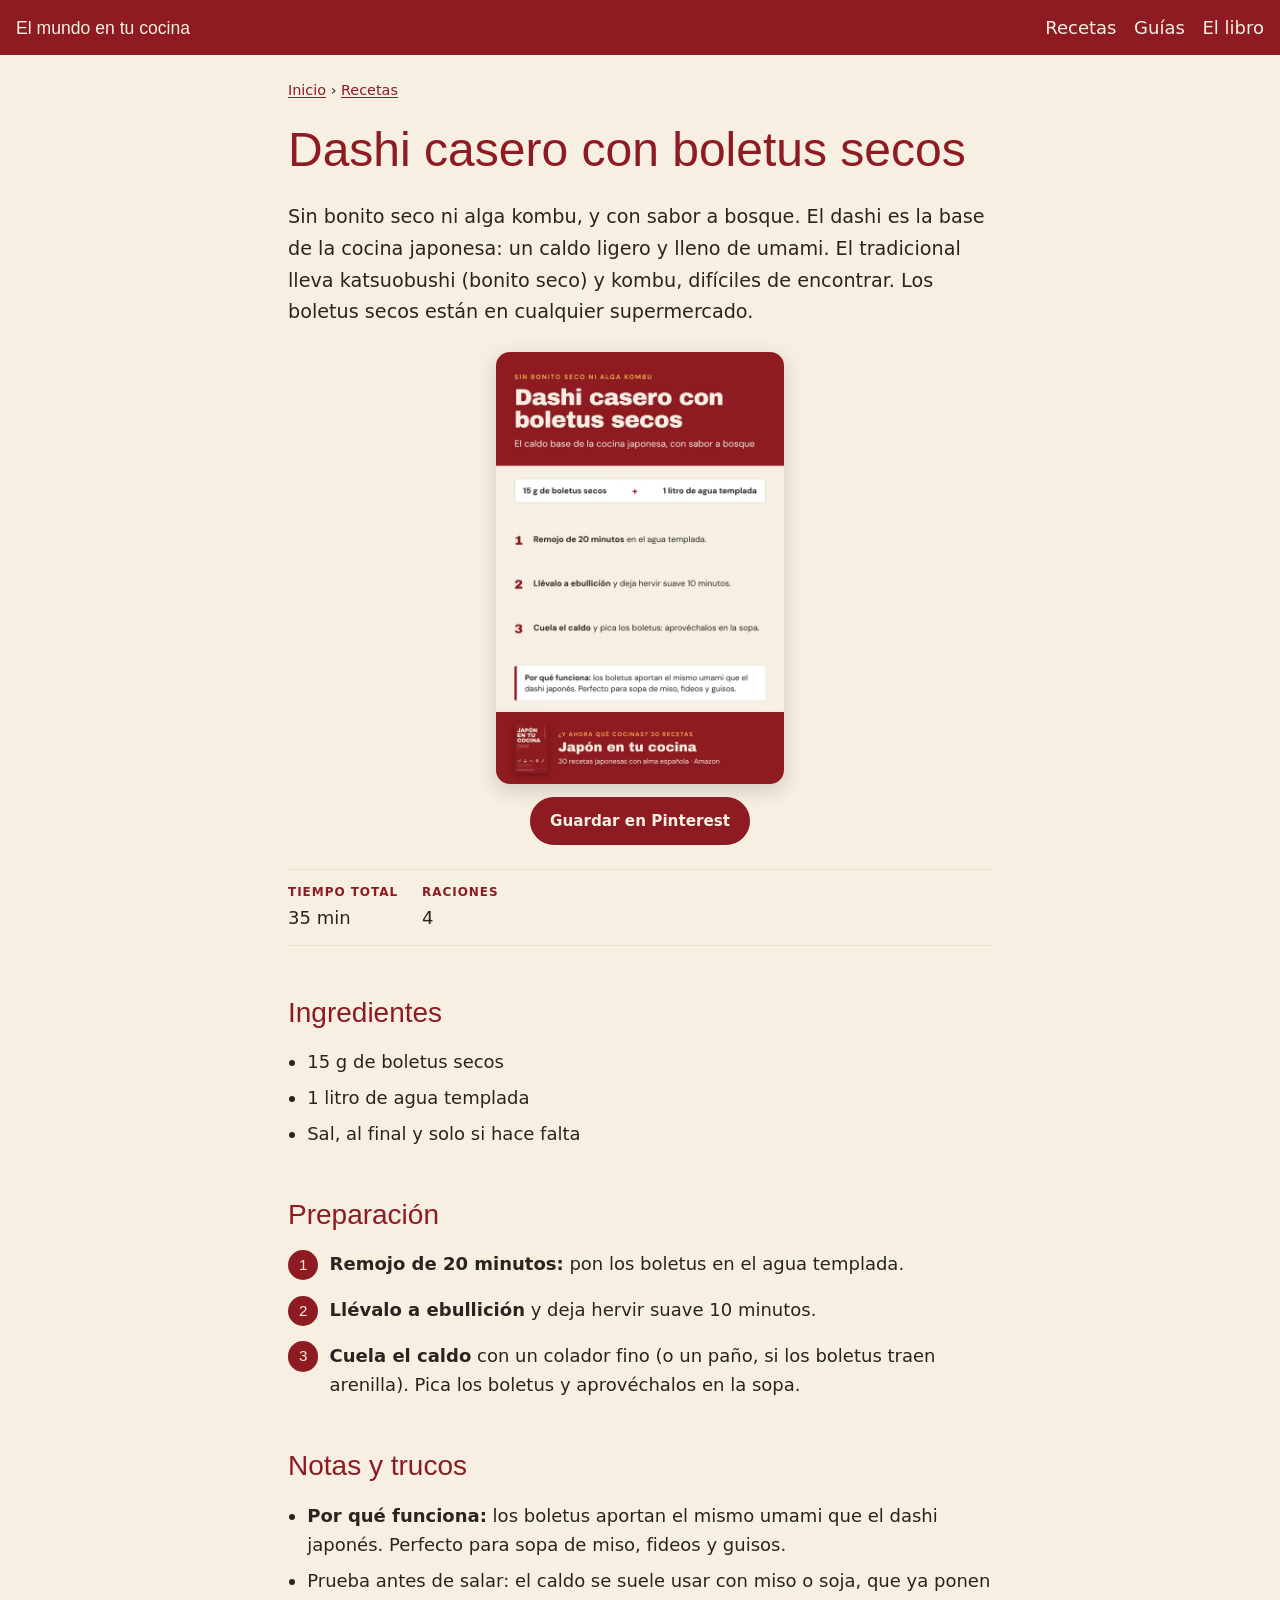
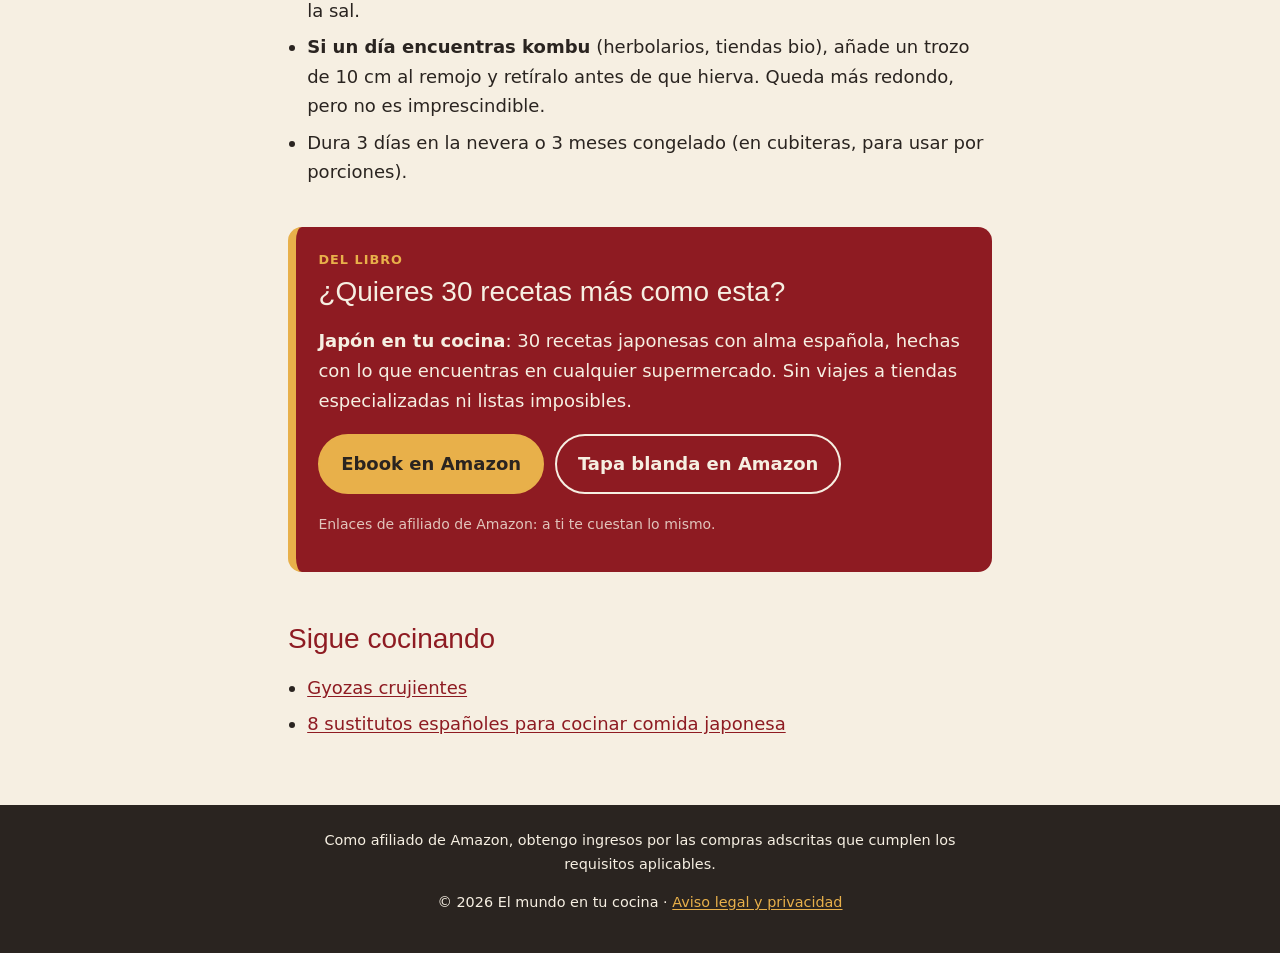
<file: recetas/dashi-de-boletus/index.html>
<!doctype html>
<html lang="es">
<head>
<meta charset="utf-8">
<meta name="viewport" content="width=device-width, initial-scale=1">
<meta http-equiv="Content-Security-Policy" content="default-src 'self'; script-src 'self' https://gc.zgo.at; connect-src https://elmundoentucocina.goatcounter.com; img-src 'self' https://elmundoentucocina.goatcounter.com; style-src 'self' https://fonts.googleapis.com; font-src https://fonts.gstatic.com; object-src 'none'; base-uri 'self'; form-action 'none'; upgrade-insecure-requests">
<meta name="referrer" content="strict-origin-when-cross-origin">
<title>Dashi de boletus | El mundo en tu cocina</title>
<meta name="description" content="El caldo base de la cocina japonesa, sin bonito seco ni alga kombu: 15 g de boletus secos, 1 litro de agua y 3 pasos.">
<link rel="canonical" href="https://elmundoentucocina.github.io/recetas/dashi-de-boletus/">
<meta name="theme-color" content="#8E1B22">
<meta name="p:domain_verify" content="bc99a5c1928c9041e7e2a8cfa60a0ecf">
<meta property="og:type" content="article">
<meta property="og:site_name" content="El mundo en tu cocina">
<meta property="og:title" content="Dashi de boletus | El mundo en tu cocina">
<meta property="og:description" content="El caldo base de la cocina japonesa, sin bonito seco ni alga kombu: 15 g de boletus secos, 1 litro de agua y 3 pasos.">
<meta property="og:url" content="https://elmundoentucocina.github.io/recetas/dashi-de-boletus/">
<meta property="og:locale" content="es_ES">
<meta property="og:image" content="https://elmundoentucocina.github.io/assets/pines/dashi-de-boletus.png">
<meta property="og:image:width" content="1000">
<meta property="og:image:height" content="1500">

<link rel="icon" href="/assets/favicon.svg" type="image/svg+xml">
<link rel="preconnect" href="https://fonts.googleapis.com">
<link rel="preconnect" href="https://fonts.gstatic.com" crossorigin>
<link rel="stylesheet" href="https://fonts.googleapis.com/css2?family=Archivo+Black&family=DM+Sans:ital,opsz,wght@0,9..40,400;0,9..40,500;0,9..40,700;1,9..40,400&display=swap">
<link rel="stylesheet" href="/assets/style.css">
<script type="application/ld+json">{"@context":"https://schema.org","@type":"Recipe","name":"Dashi de boletus","description":"El caldo base de la cocina japonesa, sin bonito seco ni alga kombu: 15 g de boletus secos, 1 litro de agua y 3 pasos.","inLanguage":"es","author":{"@type":"Person","name":"Rodrigo Domínguez Montero"},"image":"https://elmundoentucocina.github.io/assets/pines/dashi-de-boletus.png","prepTime":"PT20M","cookTime":"PT15M","totalTime":"PT35M","recipeYield":"4","recipeCuisine":"Japonesa","recipeIngredient":["15 g de boletus secos","1 litro de agua templada","Sal, al final y solo si hace falta"],"recipeInstructions":[{"@type":"HowToStep","text":"Remojo de 20 minutos: pon los boletus en el agua templada."},{"@type":"HowToStep","text":"Llévalo a ebullición y deja hervir suave 10 minutos."},{"@type":"HowToStep","text":"Cuela el caldo con un colador fino (o un paño, si los boletus traen arenilla). Pica los boletus y aprovéchalos en la sopa."}],"mainEntityOfPage":"https://elmundoentucocina.github.io/recetas/dashi-de-boletus/"}</script>
</head>
<body>
<header class="site-header">
  <a class="brand" href="/">El mundo en tu cocina</a>
  <nav aria-label="Principal">
    <a href="/recetas/">Recetas</a>
    <a href="/guias/">Guías</a>
    <a href="/libro/">El libro</a>
  </nav>
</header>
<main>
<article class="wrap recipe">
  <p class="crumbs"><a href="/">Inicio</a> › <a href="/recetas/">Recetas</a></p>
  <h1>Dashi casero con boletus secos</h1>
  <p class="lead">Sin bonito seco ni alga kombu, y con sabor a bosque. El dashi es la base de la cocina japonesa: un caldo ligero y lleno de umami. El tradicional lleva katsuobushi (bonito seco) y kombu, difíciles de encontrar. Los boletus secos están en cualquier supermercado.</p>
  <figure class="pin">
    <img src="/assets/pines/dashi-de-boletus.webp" width="600" height="900" alt="Pin: dashi casero con boletus secos. 15 g de boletus secos y 1 litro de agua templada: remojo de 20 minutos, hervir suave 10 minutos y colar." fetchpriority="high">
    <figcaption><a class="btn btn-pin" href="https://www.pinterest.es/pin/create/button/?url=https%3A%2F%2Felmundoentucocina.github.io%2Frecetas%2Fdashi-de-boletus%2F&amp;media=https%3A%2F%2Felmundoentucocina.github.io%2Fassets%2Fpines%2Fdashi-de-boletus.png&amp;description=Dashi%20casero%20con%20boletus%20secos" target="_blank" rel="noopener">Guardar en Pinterest</a></figcaption>
  </figure>
  <ul class="facts">
    <li><strong>Tiempo total</strong> 35 min</li>
    <li><strong>Raciones</strong> 4</li>
  </ul>
  <h2>Ingredientes</h2>
  <ul class="ingredients"><li>15 g de boletus secos</li>
<li>1 litro de agua templada</li>
<li>Sal, al final y solo si hace falta</li></ul>
  <h2>Preparación</h2>
  <ol class="steps"><li><strong>Remojo de 20 minutos:</strong> pon los boletus en el agua templada.</li>
<li><strong>Llévalo a ebullición</strong> y deja hervir suave 10 minutos.</li>
<li><strong>Cuela el caldo</strong> con un colador fino (o un paño, si los boletus traen arenilla). Pica los boletus y aprovéchalos en la sopa.</li></ol>
  <h2>Notas y trucos</h2>
  <ul class="notes"><li><strong>Por qué funciona:</strong> los boletus aportan el mismo umami que el dashi japonés. Perfecto para sopa de miso, fideos y guisos.</li>
<li>Prueba antes de salar: el caldo se suele usar con miso o soja, que ya ponen la sal.</li>
<li><strong>Si un día encuentras kombu</strong> (herbolarios, tiendas bio), añade un trozo de 10 cm al remojo y retíralo antes de que hierva. Queda más redondo, pero no es imprescindible.</li>
<li>Dura 3 días en la nevera o 3 meses congelado (en cubiteras, para usar por porciones).</li></ul>
  <aside class="book-box">
  <p class="eyebrow">Del libro</p>
  <h2>¿Quieres 30 recetas más como esta?</h2>
  <p><strong>Japón en tu cocina</strong>: 30 recetas japonesas con alma española, hechas con lo que encuentras en cualquier supermercado. Sin viajes a tiendas especializadas ni listas imposibles.</p>
  <p class="btns">
    <a class="btn" href="https://www.amazon.es/dp/B0HLT3C4NK?tag=jetc-web-21" rel="sponsored noopener" target="_blank" data-goatcounter-click="amazon-dashi-de-boletus-ebook" data-goatcounter-title="Amazon ebook (dashi-de-boletus)">Ebook en Amazon</a>
    <a class="btn btn-alt" href="https://www.amazon.es/dp/B0HM1KHS7G?tag=jetc-web-21" rel="sponsored noopener" target="_blank" data-goatcounter-click="amazon-dashi-de-boletus-tapa" data-goatcounter-title="Amazon tapa blanda (dashi-de-boletus)">Tapa blanda en Amazon</a>
  </p>
  <p class="small">Enlaces de afiliado de Amazon: a ti te cuestan lo mismo.</p>
</aside>
  <h2>Sigue cocinando</h2>
  <ul class="more"><li><a href="/recetas/gyozas-crujientes/">Gyozas crujientes</a></li><li><a href="/guias/sustitutos-espanoles-ingredientes-japoneses/">8 sustitutos españoles para cocinar comida japonesa</a></li></ul>
</article>
</main>
<footer class="site-footer">
  <p class="afiliado">Como afiliado de Amazon, obtengo ingresos por las compras adscritas que cumplen los requisitos aplicables.</p>
  <p>© 2026 El mundo en tu cocina · <a href="/aviso-legal/">Aviso legal y privacidad</a></p>
</footer>
<script data-goatcounter="https://elmundoentucocina.goatcounter.com/count" async src="https://gc.zgo.at/count.v4.js" crossorigin="anonymous" integrity="sha384-nRw6qfbWyJha9LhsOtSb2YJDyZdKvvCFh0fJYlkquSFjUxp9FVNugbfy8q1jdxI+"></script>
</body>
</html>
</file>
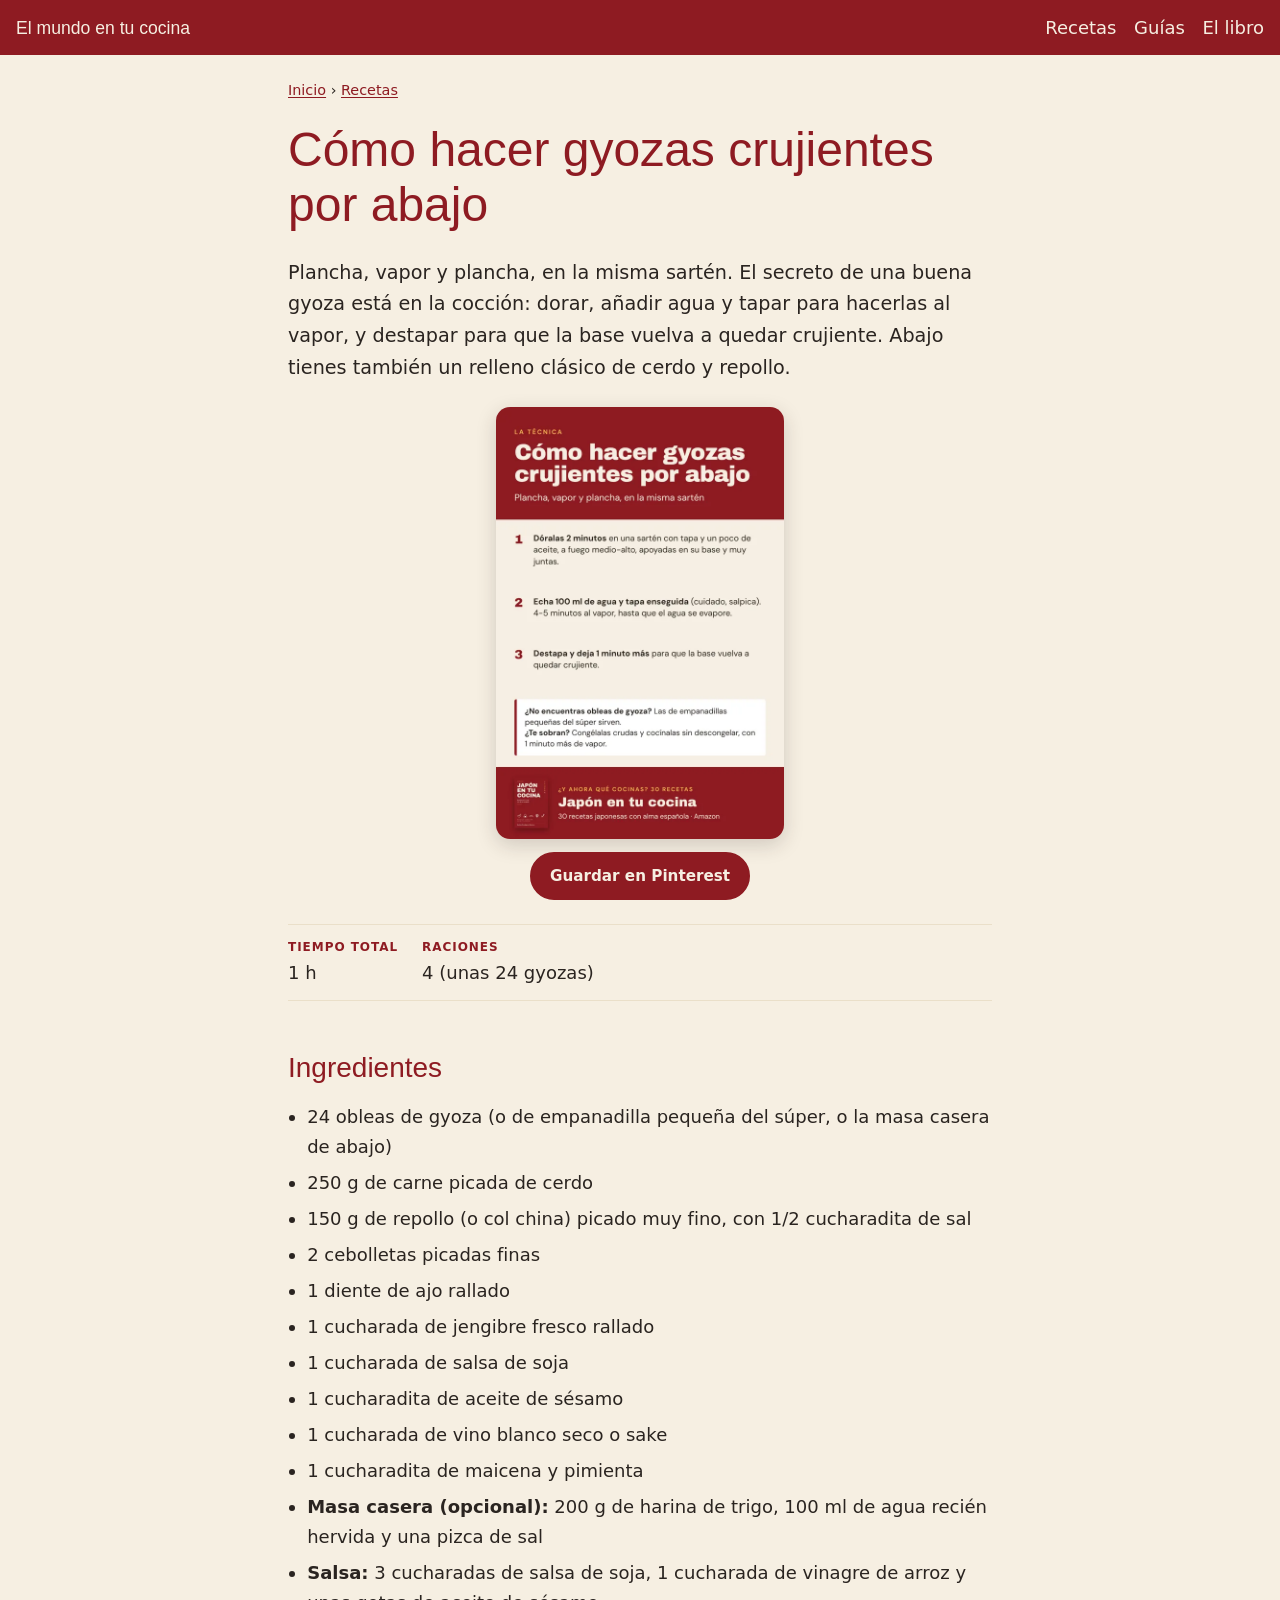
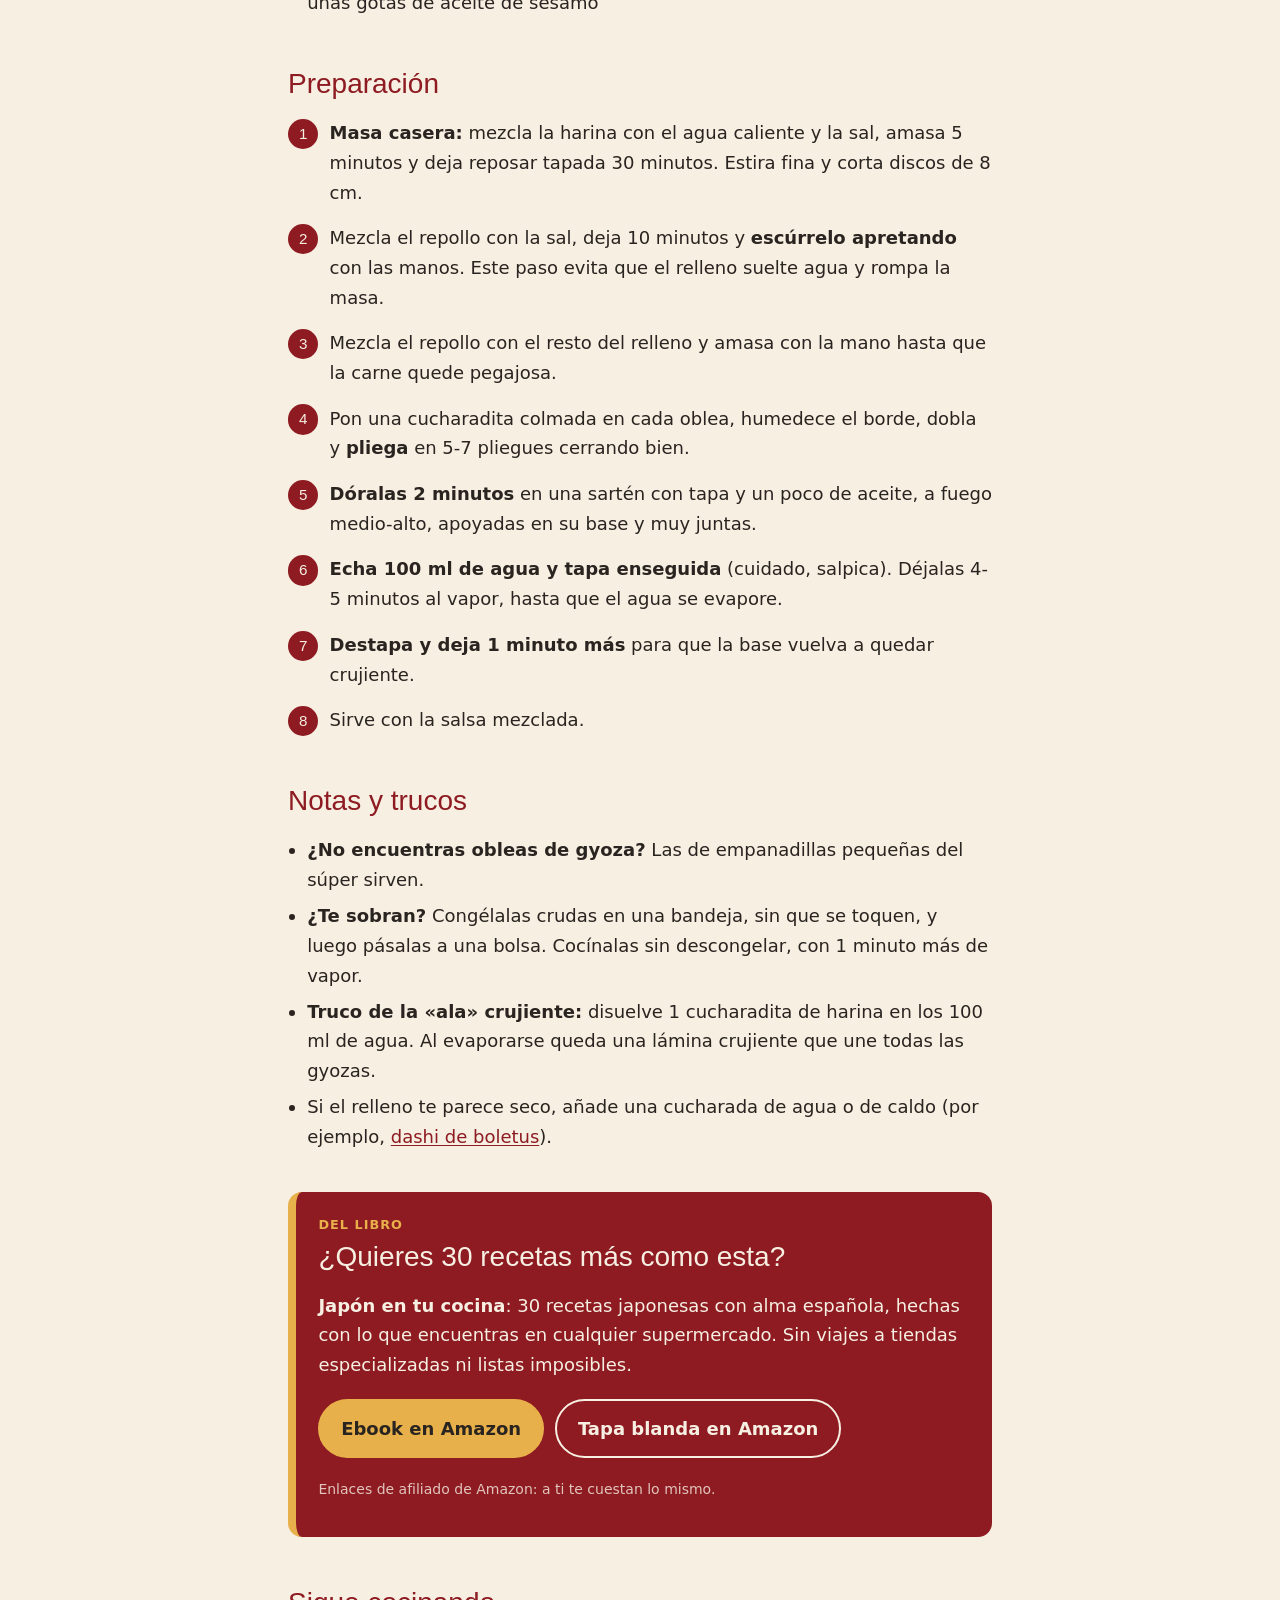
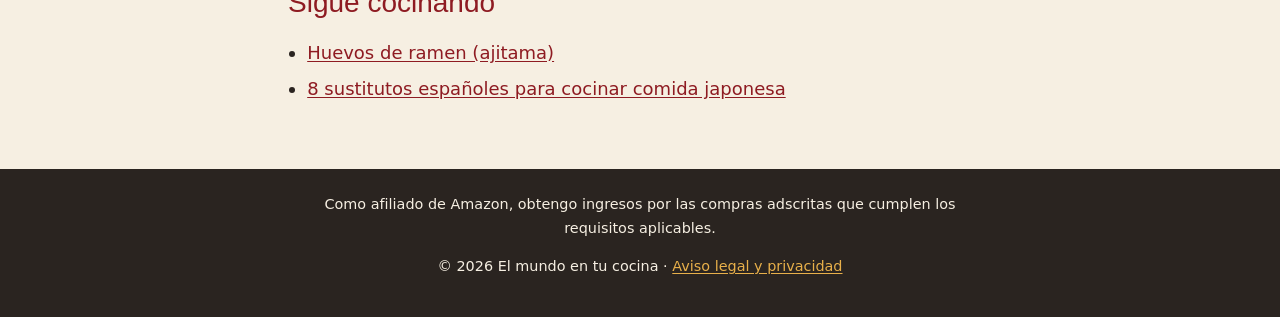
<file: recetas/gyozas-crujientes/index.html>
<!doctype html>
<html lang="es">
<head>
<meta charset="utf-8">
<meta name="viewport" content="width=device-width, initial-scale=1">
<meta http-equiv="Content-Security-Policy" content="default-src 'self'; script-src 'self' https://gc.zgo.at; connect-src https://elmundoentucocina.goatcounter.com; img-src 'self' https://elmundoentucocina.goatcounter.com; style-src 'self' https://fonts.googleapis.com; font-src https://fonts.gstatic.com; object-src 'none'; base-uri 'self'; form-action 'none'; upgrade-insecure-requests">
<meta name="referrer" content="strict-origin-when-cross-origin">
<title>Gyozas crujientes | El mundo en tu cocina</title>
<meta name="description" content="La técnica para gyozas crujientes por abajo y tiernas por arriba: plancha, vapor y plancha en la misma sartén. Con relleno de cerdo y repollo y salsa.">
<link rel="canonical" href="https://elmundoentucocina.github.io/recetas/gyozas-crujientes/">
<meta name="theme-color" content="#8E1B22">
<meta name="p:domain_verify" content="bc99a5c1928c9041e7e2a8cfa60a0ecf">
<meta property="og:type" content="article">
<meta property="og:site_name" content="El mundo en tu cocina">
<meta property="og:title" content="Gyozas crujientes | El mundo en tu cocina">
<meta property="og:description" content="La técnica para gyozas crujientes por abajo y tiernas por arriba: plancha, vapor y plancha en la misma sartén. Con relleno de cerdo y repollo y salsa.">
<meta property="og:url" content="https://elmundoentucocina.github.io/recetas/gyozas-crujientes/">
<meta property="og:locale" content="es_ES">
<meta property="og:image" content="https://elmundoentucocina.github.io/assets/pines/gyozas-crujientes.png">
<meta property="og:image:width" content="1000">
<meta property="og:image:height" content="1500">

<link rel="icon" href="/assets/favicon.svg" type="image/svg+xml">
<link rel="preconnect" href="https://fonts.googleapis.com">
<link rel="preconnect" href="https://fonts.gstatic.com" crossorigin>
<link rel="stylesheet" href="https://fonts.googleapis.com/css2?family=Archivo+Black&family=DM+Sans:ital,opsz,wght@0,9..40,400;0,9..40,500;0,9..40,700;1,9..40,400&display=swap">
<link rel="stylesheet" href="/assets/style.css">
<script type="application/ld+json">{"@context":"https://schema.org","@type":"Recipe","name":"Gyozas crujientes","description":"La técnica para gyozas crujientes por abajo y tiernas por arriba: plancha, vapor y plancha en la misma sartén. Con relleno de cerdo y repollo y salsa.","inLanguage":"es","author":{"@type":"Person","name":"Rodrigo Domínguez Montero"},"image":"https://elmundoentucocina.github.io/assets/pines/gyozas-crujientes.png","prepTime":"PT50M","cookTime":"PT10M","totalTime":"PT1H","recipeYield":"4 (unas 24 gyozas)","recipeCuisine":"Japonesa","recipeIngredient":["24 obleas de gyoza (o de empanadilla pequeña del súper, o la masa casera de abajo)","250 g de carne picada de cerdo","150 g de repollo (o col china) picado muy fino, con 1/2 cucharadita de sal","2 cebolletas picadas finas","1 diente de ajo rallado","1 cucharada de jengibre fresco rallado","1 cucharada de salsa de soja","1 cucharadita de aceite de sésamo","1 cucharada de vino blanco seco o sake","1 cucharadita de maicena y pimienta","Masa casera (opcional): 200 g de harina de trigo, 100 ml de agua recién hervida y una pizca de sal","Salsa: 3 cucharadas de salsa de soja, 1 cucharada de vinagre de arroz y unas gotas de aceite de sésamo"],"recipeInstructions":[{"@type":"HowToStep","text":"Masa casera: mezcla la harina con el agua caliente y la sal, amasa 5 minutos y deja reposar tapada 30 minutos. Estira fina y corta discos de 8 cm."},{"@type":"HowToStep","text":"Mezcla el repollo con la sal, deja 10 minutos y escúrrelo apretando con las manos. Este paso evita que el relleno suelte agua y rompa la masa."},{"@type":"HowToStep","text":"Mezcla el repollo con el resto del relleno y amasa con la mano hasta que la carne quede pegajosa."},{"@type":"HowToStep","text":"Pon una cucharadita colmada en cada oblea, humedece el borde, dobla y pliega en 5-7 pliegues cerrando bien."},{"@type":"HowToStep","text":"Dóralas 2 minutos en una sartén con tapa y un poco de aceite, a fuego medio-alto, apoyadas en su base y muy juntas."},{"@type":"HowToStep","text":"Echa 100 ml de agua y tapa enseguida (cuidado, salpica). Déjalas 4-5 minutos al vapor, hasta que el agua se evapore."},{"@type":"HowToStep","text":"Destapa y deja 1 minuto más para que la base vuelva a quedar crujiente."},{"@type":"HowToStep","text":"Sirve con la salsa mezclada."}],"mainEntityOfPage":"https://elmundoentucocina.github.io/recetas/gyozas-crujientes/"}</script>
</head>
<body>
<header class="site-header">
  <a class="brand" href="/">El mundo en tu cocina</a>
  <nav aria-label="Principal">
    <a href="/recetas/">Recetas</a>
    <a href="/guias/">Guías</a>
    <a href="/libro/">El libro</a>
  </nav>
</header>
<main>
<article class="wrap recipe">
  <p class="crumbs"><a href="/">Inicio</a> › <a href="/recetas/">Recetas</a></p>
  <h1>Cómo hacer gyozas crujientes por abajo</h1>
  <p class="lead">Plancha, vapor y plancha, en la misma sartén. El secreto de una buena gyoza está en la cocción: dorar, añadir agua y tapar para hacerlas al vapor, y destapar para que la base vuelva a quedar crujiente. Abajo tienes también un relleno clásico de cerdo y repollo.</p>
  <figure class="pin">
    <img src="/assets/pines/gyozas-crujientes.webp" width="600" height="900" alt="Pin: cómo hacer gyozas crujientes por abajo. Dóralas 2 minutos, echa 100 ml de agua y tapa 4-5 minutos al vapor, y destapa 1 minuto más." fetchpriority="high">
    <figcaption><a class="btn btn-pin" href="https://www.pinterest.es/pin/create/button/?url=https%3A%2F%2Felmundoentucocina.github.io%2Frecetas%2Fgyozas-crujientes%2F&amp;media=https%3A%2F%2Felmundoentucocina.github.io%2Fassets%2Fpines%2Fgyozas-crujientes.png&amp;description=C%C3%B3mo%20hacer%20gyozas%20crujientes%20por%20abajo" target="_blank" rel="noopener">Guardar en Pinterest</a></figcaption>
  </figure>
  <ul class="facts">
    <li><strong>Tiempo total</strong> 1 h</li>
    <li><strong>Raciones</strong> 4 (unas 24 gyozas)</li>
  </ul>
  <h2>Ingredientes</h2>
  <ul class="ingredients"><li>24 obleas de gyoza (o de empanadilla pequeña del súper, o la masa casera de abajo)</li>
<li>250 g de carne picada de cerdo</li>
<li>150 g de repollo (o col china) picado muy fino, con 1/2 cucharadita de sal</li>
<li>2 cebolletas picadas finas</li>
<li>1 diente de ajo rallado</li>
<li>1 cucharada de jengibre fresco rallado</li>
<li>1 cucharada de salsa de soja</li>
<li>1 cucharadita de aceite de sésamo</li>
<li>1 cucharada de vino blanco seco o sake</li>
<li>1 cucharadita de maicena y pimienta</li>
<li><strong>Masa casera (opcional):</strong> 200 g de harina de trigo, 100 ml de agua recién hervida y una pizca de sal</li>
<li><strong>Salsa:</strong> 3 cucharadas de salsa de soja, 1 cucharada de vinagre de arroz y unas gotas de aceite de sésamo</li></ul>
  <h2>Preparación</h2>
  <ol class="steps"><li><strong>Masa casera:</strong> mezcla la harina con el agua caliente y la sal, amasa 5 minutos y deja reposar tapada 30 minutos. Estira fina y corta discos de 8 cm.</li>
<li>Mezcla el repollo con la sal, deja 10 minutos y <strong>escúrrelo apretando</strong> con las manos. Este paso evita que el relleno suelte agua y rompa la masa.</li>
<li>Mezcla el repollo con el resto del relleno y amasa con la mano hasta que la carne quede pegajosa.</li>
<li>Pon una cucharadita colmada en cada oblea, humedece el borde, dobla y <strong>pliega</strong> en 5-7 pliegues cerrando bien.</li>
<li><strong>Dóralas 2 minutos</strong> en una sartén con tapa y un poco de aceite, a fuego medio-alto, apoyadas en su base y muy juntas.</li>
<li><strong>Echa 100 ml de agua y tapa enseguida</strong> (cuidado, salpica). Déjalas 4-5 minutos al vapor, hasta que el agua se evapore.</li>
<li><strong>Destapa y deja 1 minuto más</strong> para que la base vuelva a quedar crujiente.</li>
<li>Sirve con la salsa mezclada.</li></ol>
  <h2>Notas y trucos</h2>
  <ul class="notes"><li><strong>¿No encuentras obleas de gyoza?</strong> Las de empanadillas pequeñas del súper sirven.</li>
<li><strong>¿Te sobran?</strong> Congélalas crudas en una bandeja, sin que se toquen, y luego pásalas a una bolsa. Cocínalas sin descongelar, con 1 minuto más de vapor.</li>
<li><strong>Truco de la «ala» crujiente:</strong> disuelve 1 cucharadita de harina en los 100 ml de agua. Al evaporarse queda una lámina crujiente que une todas las gyozas.</li>
<li>Si el relleno te parece seco, añade una cucharada de agua o de caldo (por ejemplo, <a href="/recetas/dashi-de-boletus/">dashi de boletus</a>).</li></ul>
  <aside class="book-box">
  <p class="eyebrow">Del libro</p>
  <h2>¿Quieres 30 recetas más como esta?</h2>
  <p><strong>Japón en tu cocina</strong>: 30 recetas japonesas con alma española, hechas con lo que encuentras en cualquier supermercado. Sin viajes a tiendas especializadas ni listas imposibles.</p>
  <p class="btns">
    <a class="btn" href="https://www.amazon.es/dp/B0HLT3C4NK?tag=jetc-web-21" rel="sponsored noopener" target="_blank" data-goatcounter-click="amazon-gyozas-crujientes-ebook" data-goatcounter-title="Amazon ebook (gyozas-crujientes)">Ebook en Amazon</a>
    <a class="btn btn-alt" href="https://www.amazon.es/dp/B0HM1KHS7G?tag=jetc-web-21" rel="sponsored noopener" target="_blank" data-goatcounter-click="amazon-gyozas-crujientes-tapa" data-goatcounter-title="Amazon tapa blanda (gyozas-crujientes)">Tapa blanda en Amazon</a>
  </p>
  <p class="small">Enlaces de afiliado de Amazon: a ti te cuestan lo mismo.</p>
</aside>
  <h2>Sigue cocinando</h2>
  <ul class="more"><li><a href="/recetas/huevos-de-ramen-ajitama/">Huevos de ramen (ajitama)</a></li><li><a href="/guias/sustitutos-espanoles-ingredientes-japoneses/">8 sustitutos españoles para cocinar comida japonesa</a></li></ul>
</article>
</main>
<footer class="site-footer">
  <p class="afiliado">Como afiliado de Amazon, obtengo ingresos por las compras adscritas que cumplen los requisitos aplicables.</p>
  <p>© 2026 El mundo en tu cocina · <a href="/aviso-legal/">Aviso legal y privacidad</a></p>
</footer>
<script data-goatcounter="https://elmundoentucocina.goatcounter.com/count" async src="https://gc.zgo.at/count.v4.js" crossorigin="anonymous" integrity="sha384-nRw6qfbWyJha9LhsOtSb2YJDyZdKvvCFh0fJYlkquSFjUxp9FVNugbfy8q1jdxI+"></script>
</body>
</html>
</file>
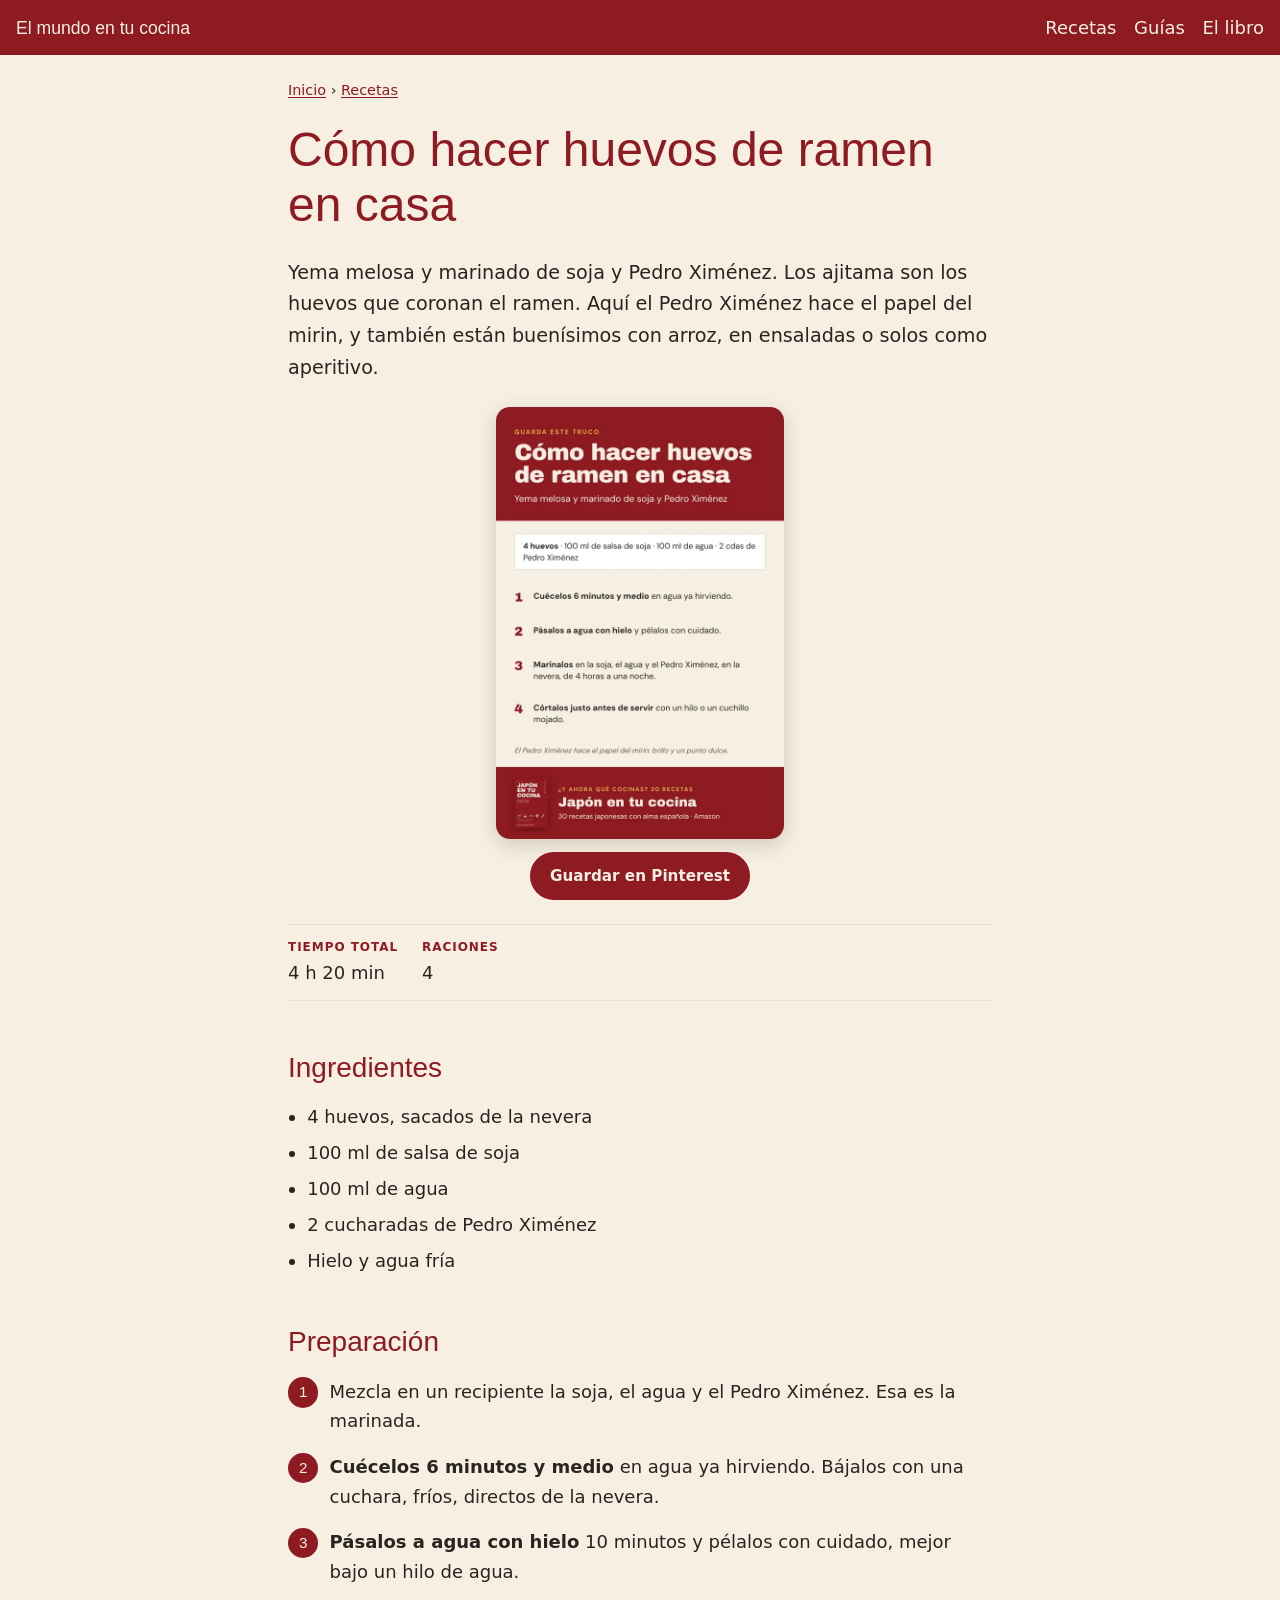
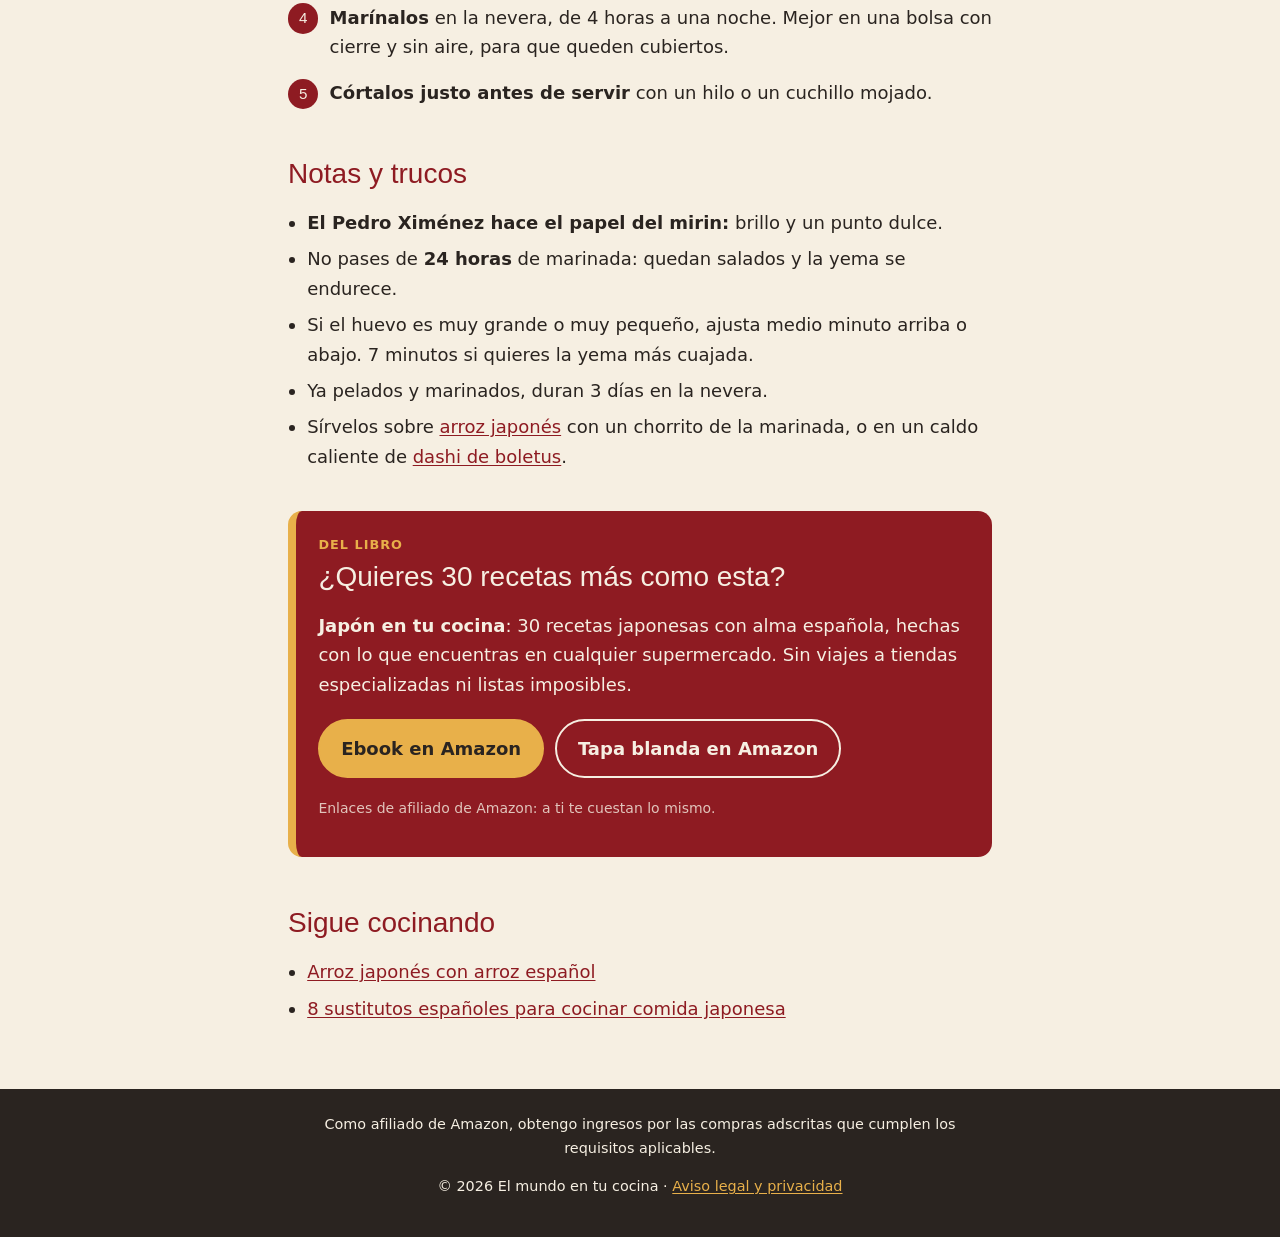
<file: recetas/huevos-de-ramen-ajitama/index.html>
<!doctype html>
<html lang="es">
<head>
<meta charset="utf-8">
<meta name="viewport" content="width=device-width, initial-scale=1">
<meta http-equiv="Content-Security-Policy" content="default-src 'self'; script-src 'self' https://gc.zgo.at; connect-src https://elmundoentucocina.goatcounter.com; img-src 'self' https://elmundoentucocina.goatcounter.com; style-src 'self' https://fonts.googleapis.com; font-src https://fonts.gstatic.com; object-src 'none'; base-uri 'self'; form-action 'none'; upgrade-insecure-requests">
<meta name="referrer" content="strict-origin-when-cross-origin">
<title>Huevos de ramen (ajitama) | El mundo en tu cocina</title>
<meta name="description" content="Huevos de ramen (ajitama) con yema melosa y marinado de soja y Pedro Ximénez: tiempo exacto de cocción y de marinado.">
<link rel="canonical" href="https://elmundoentucocina.github.io/recetas/huevos-de-ramen-ajitama/">
<meta name="theme-color" content="#8E1B22">
<meta name="p:domain_verify" content="bc99a5c1928c9041e7e2a8cfa60a0ecf">
<meta property="og:type" content="article">
<meta property="og:site_name" content="El mundo en tu cocina">
<meta property="og:title" content="Huevos de ramen (ajitama) | El mundo en tu cocina">
<meta property="og:description" content="Huevos de ramen (ajitama) con yema melosa y marinado de soja y Pedro Ximénez: tiempo exacto de cocción y de marinado.">
<meta property="og:url" content="https://elmundoentucocina.github.io/recetas/huevos-de-ramen-ajitama/">
<meta property="og:locale" content="es_ES">
<meta property="og:image" content="https://elmundoentucocina.github.io/assets/pines/huevos-de-ramen-ajitama.png">
<meta property="og:image:width" content="1000">
<meta property="og:image:height" content="1500">

<link rel="icon" href="/assets/favicon.svg" type="image/svg+xml">
<link rel="preconnect" href="https://fonts.googleapis.com">
<link rel="preconnect" href="https://fonts.gstatic.com" crossorigin>
<link rel="stylesheet" href="https://fonts.googleapis.com/css2?family=Archivo+Black&family=DM+Sans:ital,opsz,wght@0,9..40,400;0,9..40,500;0,9..40,700;1,9..40,400&display=swap">
<link rel="stylesheet" href="/assets/style.css">
<script type="application/ld+json">{"@context":"https://schema.org","@type":"Recipe","name":"Huevos de ramen (ajitama)","description":"Huevos de ramen (ajitama) con yema melosa y marinado de soja y Pedro Ximénez: tiempo exacto de cocción y de marinado.","inLanguage":"es","author":{"@type":"Person","name":"Rodrigo Domínguez Montero"},"image":"https://elmundoentucocina.github.io/assets/pines/huevos-de-ramen-ajitama.png","prepTime":"PT15M","cookTime":"PT7M","totalTime":"PT4H20M","recipeYield":"4","recipeCuisine":"Japonesa","recipeIngredient":["4 huevos, sacados de la nevera","100 ml de salsa de soja","100 ml de agua","2 cucharadas de Pedro Ximénez","Hielo y agua fría"],"recipeInstructions":[{"@type":"HowToStep","text":"Mezcla en un recipiente la soja, el agua y el Pedro Ximénez. Esa es la marinada."},{"@type":"HowToStep","text":"Cuécelos 6 minutos y medio en agua ya hirviendo. Bájalos con una cuchara, fríos, directos de la nevera."},{"@type":"HowToStep","text":"Pásalos a agua con hielo 10 minutos y pélalos con cuidado, mejor bajo un hilo de agua."},{"@type":"HowToStep","text":"Marínalos en la nevera, de 4 horas a una noche. Mejor en una bolsa con cierre y sin aire, para que queden cubiertos."},{"@type":"HowToStep","text":"Córtalos justo antes de servir con un hilo o un cuchillo mojado."}],"mainEntityOfPage":"https://elmundoentucocina.github.io/recetas/huevos-de-ramen-ajitama/"}</script>
</head>
<body>
<header class="site-header">
  <a class="brand" href="/">El mundo en tu cocina</a>
  <nav aria-label="Principal">
    <a href="/recetas/">Recetas</a>
    <a href="/guias/">Guías</a>
    <a href="/libro/">El libro</a>
  </nav>
</header>
<main>
<article class="wrap recipe">
  <p class="crumbs"><a href="/">Inicio</a> › <a href="/recetas/">Recetas</a></p>
  <h1>Cómo hacer huevos de ramen en casa</h1>
  <p class="lead">Yema melosa y marinado de soja y Pedro Ximénez. Los ajitama son los huevos que coronan el ramen. Aquí el Pedro Ximénez hace el papel del mirin, y también están buenísimos con arroz, en ensaladas o solos como aperitivo.</p>
  <figure class="pin">
    <img src="/assets/pines/huevos-de-ramen-ajitama.webp" width="600" height="900" alt="Pin: cómo hacer huevos de ramen en casa. 4 huevos, 100 ml de salsa de soja, 100 ml de agua y 2 cucharadas de Pedro Ximénez: cuécelos 6 minutos y medio, agua con hielo, marínalos de 4 horas a una noche." fetchpriority="high">
    <figcaption><a class="btn btn-pin" href="https://www.pinterest.es/pin/create/button/?url=https%3A%2F%2Felmundoentucocina.github.io%2Frecetas%2Fhuevos-de-ramen-ajitama%2F&amp;media=https%3A%2F%2Felmundoentucocina.github.io%2Fassets%2Fpines%2Fhuevos-de-ramen-ajitama.png&amp;description=C%C3%B3mo%20hacer%20huevos%20de%20ramen%20en%20casa" target="_blank" rel="noopener">Guardar en Pinterest</a></figcaption>
  </figure>
  <ul class="facts">
    <li><strong>Tiempo total</strong> 4 h 20 min</li>
    <li><strong>Raciones</strong> 4</li>
  </ul>
  <h2>Ingredientes</h2>
  <ul class="ingredients"><li>4 huevos, sacados de la nevera</li>
<li>100 ml de salsa de soja</li>
<li>100 ml de agua</li>
<li>2 cucharadas de Pedro Ximénez</li>
<li>Hielo y agua fría</li></ul>
  <h2>Preparación</h2>
  <ol class="steps"><li>Mezcla en un recipiente la soja, el agua y el Pedro Ximénez. Esa es la marinada.</li>
<li><strong>Cuécelos 6 minutos y medio</strong> en agua ya hirviendo. Bájalos con una cuchara, fríos, directos de la nevera.</li>
<li><strong>Pásalos a agua con hielo</strong> 10 minutos y pélalos con cuidado, mejor bajo un hilo de agua.</li>
<li><strong>Marínalos</strong> en la nevera, de 4 horas a una noche. Mejor en una bolsa con cierre y sin aire, para que queden cubiertos.</li>
<li><strong>Córtalos justo antes de servir</strong> con un hilo o un cuchillo mojado.</li></ol>
  <h2>Notas y trucos</h2>
  <ul class="notes"><li><strong>El Pedro Ximénez hace el papel del mirin:</strong> brillo y un punto dulce.</li>
<li>No pases de <strong>24 horas</strong> de marinada: quedan salados y la yema se endurece.</li>
<li>Si el huevo es muy grande o muy pequeño, ajusta medio minuto arriba o abajo. 7 minutos si quieres la yema más cuajada.</li>
<li>Ya pelados y marinados, duran 3 días en la nevera.</li>
<li>Sírvelos sobre <a href="/recetas/arroz-japones-con-arroz-espanol/">arroz japonés</a> con un chorrito de la marinada, o en un caldo caliente de <a href="/recetas/dashi-de-boletus/">dashi de boletus</a>.</li></ul>
  <aside class="book-box">
  <p class="eyebrow">Del libro</p>
  <h2>¿Quieres 30 recetas más como esta?</h2>
  <p><strong>Japón en tu cocina</strong>: 30 recetas japonesas con alma española, hechas con lo que encuentras en cualquier supermercado. Sin viajes a tiendas especializadas ni listas imposibles.</p>
  <p class="btns">
    <a class="btn" href="https://www.amazon.es/dp/B0HLT3C4NK?tag=jetc-web-21" rel="sponsored noopener" target="_blank" data-goatcounter-click="amazon-huevos-de-ramen-ajitama-ebook" data-goatcounter-title="Amazon ebook (huevos-de-ramen-ajitama)">Ebook en Amazon</a>
    <a class="btn btn-alt" href="https://www.amazon.es/dp/B0HM1KHS7G?tag=jetc-web-21" rel="sponsored noopener" target="_blank" data-goatcounter-click="amazon-huevos-de-ramen-ajitama-tapa" data-goatcounter-title="Amazon tapa blanda (huevos-de-ramen-ajitama)">Tapa blanda en Amazon</a>
  </p>
  <p class="small">Enlaces de afiliado de Amazon: a ti te cuestan lo mismo.</p>
</aside>
  <h2>Sigue cocinando</h2>
  <ul class="more"><li><a href="/recetas/arroz-japones-con-arroz-espanol/">Arroz japonés con arroz español</a></li><li><a href="/guias/sustitutos-espanoles-ingredientes-japoneses/">8 sustitutos españoles para cocinar comida japonesa</a></li></ul>
</article>
</main>
<footer class="site-footer">
  <p class="afiliado">Como afiliado de Amazon, obtengo ingresos por las compras adscritas que cumplen los requisitos aplicables.</p>
  <p>© 2026 El mundo en tu cocina · <a href="/aviso-legal/">Aviso legal y privacidad</a></p>
</footer>
<script data-goatcounter="https://elmundoentucocina.goatcounter.com/count" async src="https://gc.zgo.at/count.v4.js" crossorigin="anonymous" integrity="sha384-nRw6qfbWyJha9LhsOtSb2YJDyZdKvvCFh0fJYlkquSFjUxp9FVNugbfy8q1jdxI+"></script>
</body>
</html>
</file>
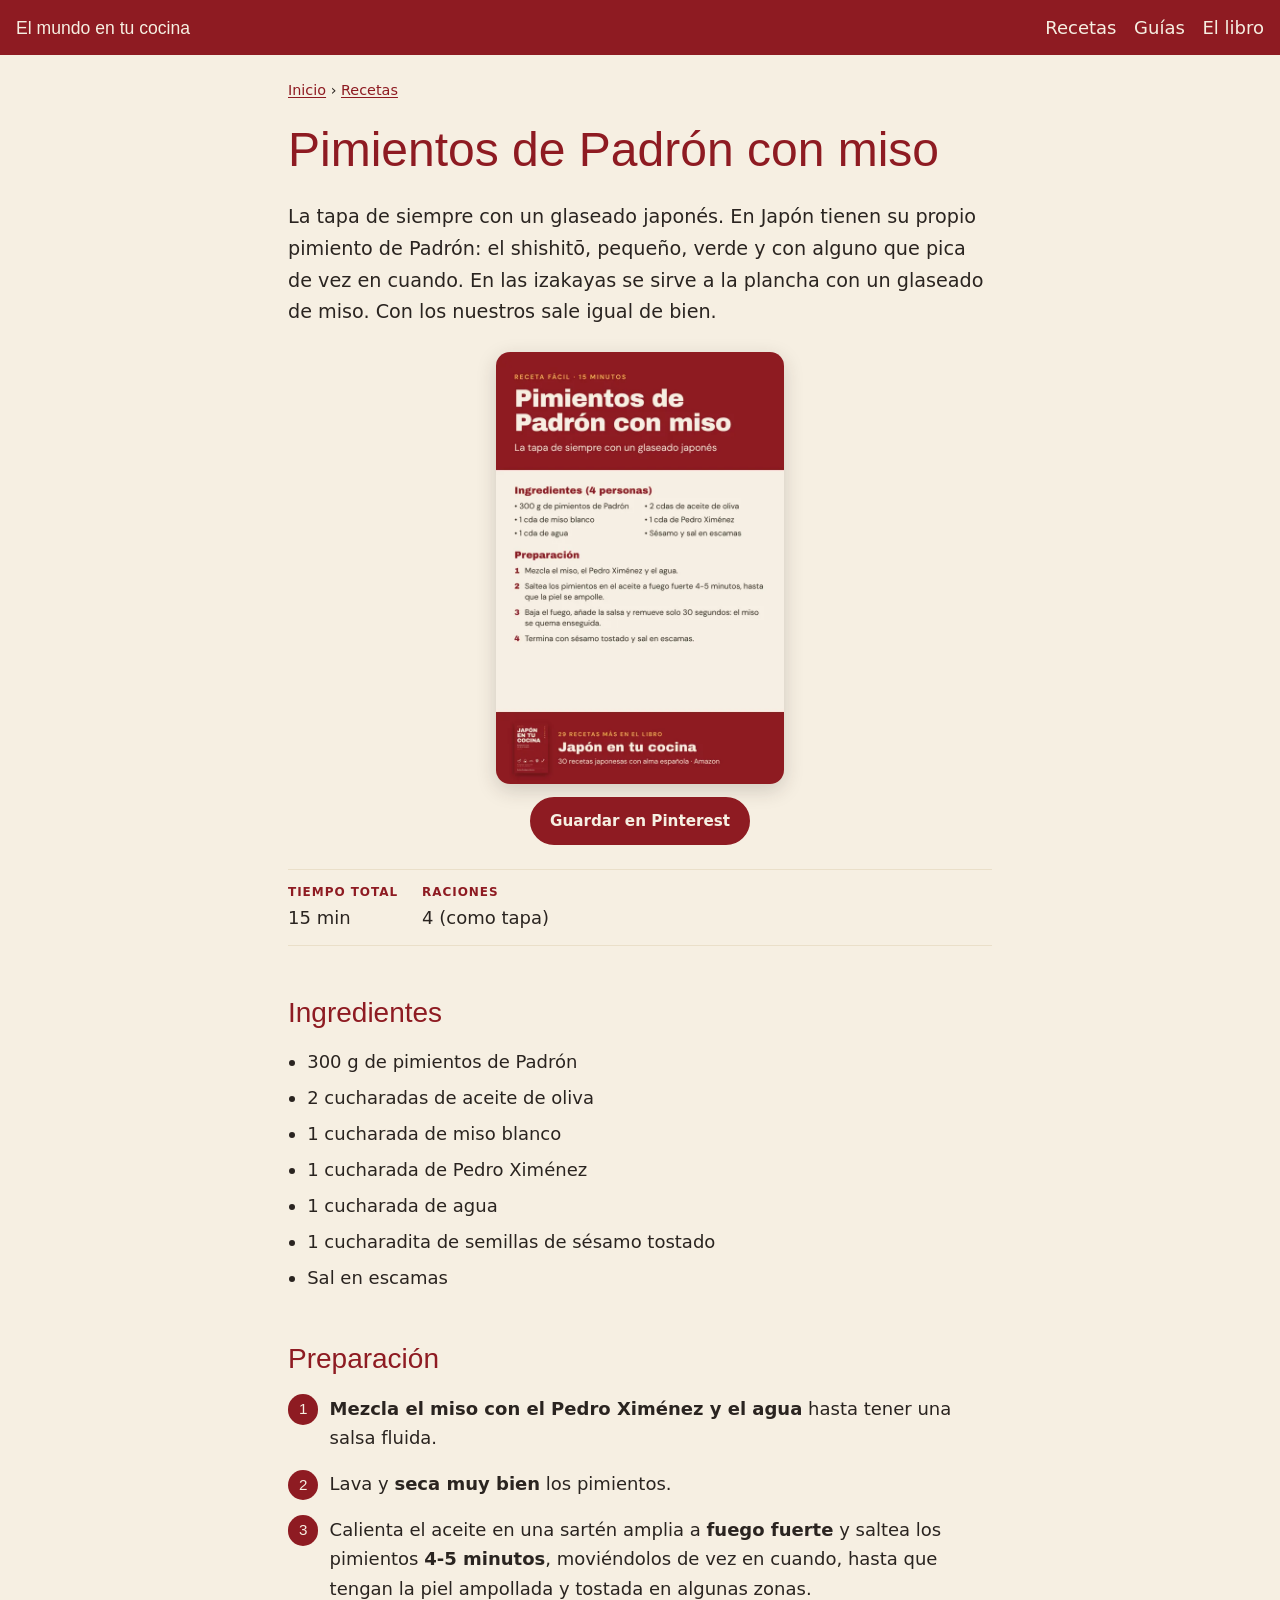
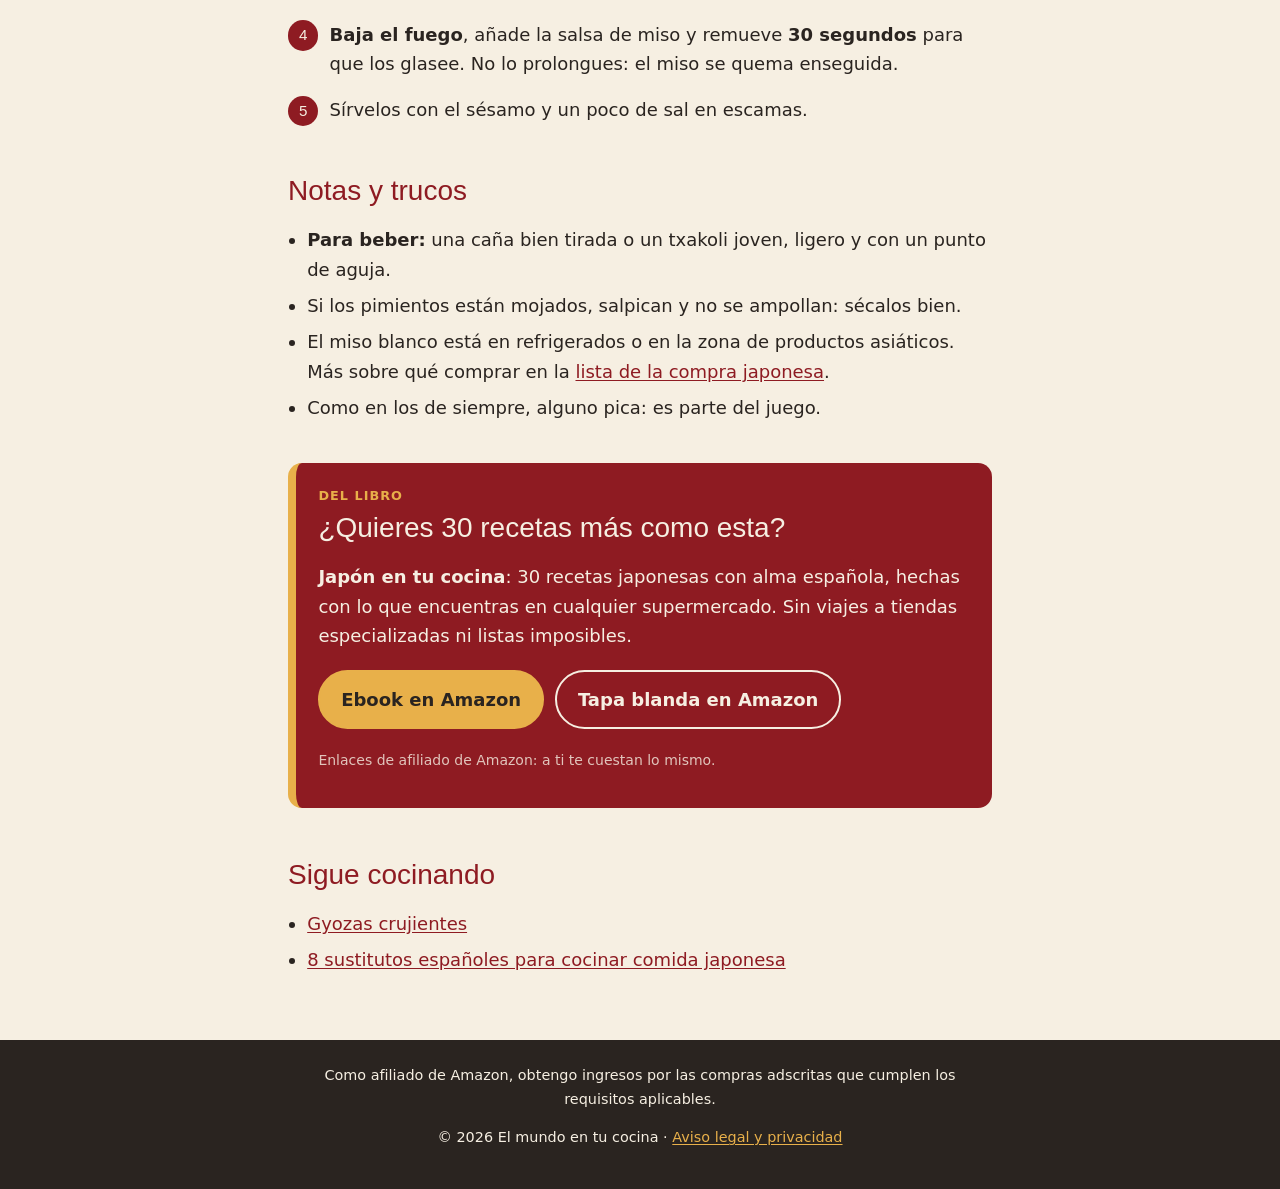
<file: recetas/pimientos-de-padron-con-miso/index.html>
<!doctype html>
<html lang="es">
<head>
<meta charset="utf-8">
<meta name="viewport" content="width=device-width, initial-scale=1">
<meta http-equiv="Content-Security-Policy" content="default-src 'self'; script-src 'self' https://gc.zgo.at; connect-src https://elmundoentucocina.goatcounter.com; img-src 'self' https://elmundoentucocina.goatcounter.com; style-src 'self' https://fonts.googleapis.com; font-src https://fonts.gstatic.com; object-src 'none'; base-uri 'self'; form-action 'none'; upgrade-insecure-requests">
<meta name="referrer" content="strict-origin-when-cross-origin">
<title>Pimientos de Padrón con miso: tapa fácil en 15 minutos | El mundo en tu cocina</title>
<meta name="description" content="La tapa de siempre con un glaseado japonés: pimientos de Padrón salteados y glaseados con miso blanco y Pedro Ximénez. Fácil, en 15 minutos.">
<link rel="canonical" href="https://elmundoentucocina.github.io/recetas/pimientos-de-padron-con-miso/">
<meta name="theme-color" content="#8E1B22">
<meta name="p:domain_verify" content="bc99a5c1928c9041e7e2a8cfa60a0ecf">
<meta property="og:type" content="article">
<meta property="og:site_name" content="El mundo en tu cocina">
<meta property="og:title" content="Pimientos de Padrón con miso: tapa fácil en 15 minutos | El mundo en tu cocina">
<meta property="og:description" content="La tapa de siempre con un glaseado japonés: pimientos de Padrón salteados y glaseados con miso blanco y Pedro Ximénez. Fácil, en 15 minutos.">
<meta property="og:url" content="https://elmundoentucocina.github.io/recetas/pimientos-de-padron-con-miso/">
<meta property="og:locale" content="es_ES">
<meta property="og:image" content="https://elmundoentucocina.github.io/assets/pines/pimientos-de-padron-con-miso.png">
<meta property="og:image:width" content="1000">
<meta property="og:image:height" content="1500">

<link rel="icon" href="/assets/favicon.svg" type="image/svg+xml">
<link rel="preconnect" href="https://fonts.googleapis.com">
<link rel="preconnect" href="https://fonts.gstatic.com" crossorigin>
<link rel="stylesheet" href="https://fonts.googleapis.com/css2?family=Archivo+Black&family=DM+Sans:ital,opsz,wght@0,9..40,400;0,9..40,500;0,9..40,700;1,9..40,400&display=swap">
<link rel="stylesheet" href="/assets/style.css">
<script type="application/ld+json">{"@context":"https://schema.org","@type":"Recipe","name":"Pimientos de Padrón con miso: tapa fácil en 15 minutos","description":"La tapa de siempre con un glaseado japonés: pimientos de Padrón salteados y glaseados con miso blanco y Pedro Ximénez. Fácil, en 15 minutos.","inLanguage":"es","author":{"@type":"Person","name":"Rodrigo Domínguez Montero"},"image":"https://elmundoentucocina.github.io/assets/pines/pimientos-de-padron-con-miso.png","prepTime":"PT10M","cookTime":"PT5M","totalTime":"PT15M","recipeYield":"4 (como tapa)","recipeCuisine":"Japonesa","recipeIngredient":["300 g de pimientos de Padrón","2 cucharadas de aceite de oliva","1 cucharada de miso blanco","1 cucharada de Pedro Ximénez","1 cucharada de agua","1 cucharadita de semillas de sésamo tostado","Sal en escamas"],"recipeInstructions":[{"@type":"HowToStep","text":"Mezcla el miso con el Pedro Ximénez y el agua hasta tener una salsa fluida."},{"@type":"HowToStep","text":"Lava y seca muy bien los pimientos."},{"@type":"HowToStep","text":"Calienta el aceite en una sartén amplia a fuego fuerte y saltea los pimientos 4-5 minutos, moviéndolos de vez en cuando, hasta que tengan la piel ampollada y tostada en algunas zonas."},{"@type":"HowToStep","text":"Baja el fuego, añade la salsa de miso y remueve 30 segundos para que los glasee. No lo prolongues: el miso se quema enseguida."},{"@type":"HowToStep","text":"Sírvelos con el sésamo y un poco de sal en escamas."}],"mainEntityOfPage":"https://elmundoentucocina.github.io/recetas/pimientos-de-padron-con-miso/"}</script>
</head>
<body>
<header class="site-header">
  <a class="brand" href="/">El mundo en tu cocina</a>
  <nav aria-label="Principal">
    <a href="/recetas/">Recetas</a>
    <a href="/guias/">Guías</a>
    <a href="/libro/">El libro</a>
  </nav>
</header>
<main>
<article class="wrap recipe">
  <p class="crumbs"><a href="/">Inicio</a> › <a href="/recetas/">Recetas</a></p>
  <h1>Pimientos de Padrón con miso</h1>
  <p class="lead">La tapa de siempre con un glaseado japonés. En Japón tienen su propio pimiento de Padrón: el shishitō, pequeño, verde y con alguno que pica de vez en cuando. En las izakayas se sirve a la plancha con un glaseado de miso. Con los nuestros sale igual de bien.</p>
  <figure class="pin">
    <img src="/assets/pines/pimientos-de-padron-con-miso.webp" width="600" height="900" alt="Pin: pimientos de Padrón con miso. 300 g de pimientos, aceite de oliva, miso blanco, Pedro Ximénez y agua: saltea 4-5 minutos, añade la salsa 30 segundos y termina con sésamo y sal en escamas." fetchpriority="high">
    <figcaption><a class="btn btn-pin" href="https://www.pinterest.es/pin/create/button/?url=https%3A%2F%2Felmundoentucocina.github.io%2Frecetas%2Fpimientos-de-padron-con-miso%2F&amp;media=https%3A%2F%2Felmundoentucocina.github.io%2Fassets%2Fpines%2Fpimientos-de-padron-con-miso.png&amp;description=Pimientos%20de%20Padr%C3%B3n%20con%20miso" target="_blank" rel="noopener">Guardar en Pinterest</a></figcaption>
  </figure>
  <ul class="facts">
    <li><strong>Tiempo total</strong> 15 min</li>
    <li><strong>Raciones</strong> 4 (como tapa)</li>
  </ul>
  <h2>Ingredientes</h2>
  <ul class="ingredients"><li>300 g de pimientos de Padrón</li>
<li>2 cucharadas de aceite de oliva</li>
<li>1 cucharada de miso blanco</li>
<li>1 cucharada de Pedro Ximénez</li>
<li>1 cucharada de agua</li>
<li>1 cucharadita de semillas de sésamo tostado</li>
<li>Sal en escamas</li></ul>
  <h2>Preparación</h2>
  <ol class="steps"><li><strong>Mezcla el miso con el Pedro Ximénez y el agua</strong> hasta tener una salsa fluida.</li>
<li>Lava y <strong>seca muy bien</strong> los pimientos.</li>
<li>Calienta el aceite en una sartén amplia a <strong>fuego fuerte</strong> y saltea los pimientos <strong>4-5 minutos</strong>, moviéndolos de vez en cuando, hasta que tengan la piel ampollada y tostada en algunas zonas.</li>
<li><strong>Baja el fuego</strong>, añade la salsa de miso y remueve <strong>30 segundos</strong> para que los glasee. No lo prolongues: el miso se quema enseguida.</li>
<li>Sírvelos con el sésamo y un poco de sal en escamas.</li></ol>
  <h2>Notas y trucos</h2>
  <ul class="notes"><li><strong>Para beber:</strong> una caña bien tirada o un txakoli joven, ligero y con un punto de aguja.</li>
<li>Si los pimientos están mojados, salpican y no se ampollan: sécalos bien.</li>
<li>El miso blanco está en refrigerados o en la zona de productos asiáticos. Más sobre qué comprar en la <a href="/guias/lista-de-la-compra-cocina-japonesa/">lista de la compra japonesa</a>.</li>
<li>Como en los de siempre, alguno pica: es parte del juego.</li></ul>
  <aside class="book-box">
  <p class="eyebrow">Del libro</p>
  <h2>¿Quieres 30 recetas más como esta?</h2>
  <p><strong>Japón en tu cocina</strong>: 30 recetas japonesas con alma española, hechas con lo que encuentras en cualquier supermercado. Sin viajes a tiendas especializadas ni listas imposibles.</p>
  <p class="btns">
    <a class="btn" href="https://www.amazon.es/dp/B0HLT3C4NK?tag=jetc-web-21" rel="sponsored noopener" target="_blank" data-goatcounter-click="amazon-pimientos-de-padron-con-miso-ebook" data-goatcounter-title="Amazon ebook (pimientos-de-padron-con-miso)">Ebook en Amazon</a>
    <a class="btn btn-alt" href="https://www.amazon.es/dp/B0HM1KHS7G?tag=jetc-web-21" rel="sponsored noopener" target="_blank" data-goatcounter-click="amazon-pimientos-de-padron-con-miso-tapa" data-goatcounter-title="Amazon tapa blanda (pimientos-de-padron-con-miso)">Tapa blanda en Amazon</a>
  </p>
  <p class="small">Enlaces de afiliado de Amazon: a ti te cuestan lo mismo.</p>
</aside>
  <h2>Sigue cocinando</h2>
  <ul class="more"><li><a href="/recetas/gyozas-crujientes/">Gyozas crujientes</a></li><li><a href="/guias/sustitutos-espanoles-ingredientes-japoneses/">8 sustitutos españoles para cocinar comida japonesa</a></li></ul>
</article>
</main>
<footer class="site-footer">
  <p class="afiliado">Como afiliado de Amazon, obtengo ingresos por las compras adscritas que cumplen los requisitos aplicables.</p>
  <p>© 2026 El mundo en tu cocina · <a href="/aviso-legal/">Aviso legal y privacidad</a></p>
</footer>
<script data-goatcounter="https://elmundoentucocina.goatcounter.com/count" async src="https://gc.zgo.at/count.v4.js" crossorigin="anonymous" integrity="sha384-nRw6qfbWyJha9LhsOtSb2YJDyZdKvvCFh0fJYlkquSFjUxp9FVNugbfy8q1jdxI+"></script>
</body>
</html>
</file>
<file: assets/style.css>
:root{
  --red:#8E1B22;
  --cream:#F6EFE2;
  --gold:#E8B04A;
  --ink:#2A2420;
  --cream-dark:#EADFC9;
  --red-dark:#6E1218;
  --radius:14px;
}
*{box-sizing:border-box}
html{-webkit-text-size-adjust:100%}
body{
  margin:0;background:var(--cream);color:var(--ink);
  font:400 1.0625rem/1.65 "DM Sans",system-ui,-apple-system,"Segoe UI",sans-serif;
}
h1,h2,h3,.brand{font-family:"Archivo Black","Arial Black",Impact,sans-serif;font-weight:400;line-height:1.15;color:var(--red)}
h1{font-size:clamp(1.9rem,6vw,3rem);margin:.4em 0 .5em}
h2{font-size:clamp(1.35rem,4vw,1.75rem);margin:1.8em 0 .6em}
h3{font-size:1.15rem;margin:.2em 0 .4em}
a{color:var(--red);text-underline-offset:2px}
a:hover{color:var(--red-dark)}
:focus-visible{outline:3px solid var(--gold);outline-offset:2px}
img{max-width:100%;height:auto}

.wrap{max-width:46rem;margin:0 auto;padding:0 1rem}
main{min-height:60vh;padding-bottom:3rem}

.site-header{
  background:var(--red);display:flex;flex-wrap:wrap;gap:.5rem 1.5rem;
  align-items:center;justify-content:space-between;padding:.8rem 1rem;
}
.site-header .brand{color:var(--cream);text-decoration:none;font-size:1.1rem}
.site-header nav{display:flex;gap:1.1rem}
.site-header nav a{color:var(--cream);text-decoration:none;font-weight:500}
.site-header nav a:hover{color:var(--gold);text-decoration:underline}

.hero{background:var(--red);color:var(--cream);padding:2.5rem 0 3rem;border-bottom:6px solid var(--gold)}
.hero h1{color:var(--cream)}
.hero .lead{color:var(--cream)}
.hero .eyebrow{color:var(--gold)}
.eyebrow,.kicker{
  font-weight:700;letter-spacing:.08em;text-transform:uppercase;font-size:.8rem;color:var(--red);margin:0;
}
.lead{font-size:1.2rem;color:var(--ink)}
.small{font-size:.875rem;opacity:.8}
.crumbs{font-size:.9rem;margin:1.5rem 0 0}

.btns{display:flex;flex-wrap:wrap;gap:.7rem;margin:1.2rem 0}
.btn{
  display:inline-block;padding:.8rem 1.3rem;border-radius:999px;background:var(--gold);color:var(--ink);
  font-weight:700;text-decoration:none;border:2px solid var(--gold);min-height:44px;
}
.btn:hover{background:var(--ink);border-color:var(--ink);color:var(--cream)}
.btn-alt{background:transparent;color:inherit;border-color:currentColor}
.hero .btn-alt{color:var(--cream)}
.hero .btn-alt:hover{background:var(--cream);color:var(--red);border-color:var(--cream)}

.cards{display:grid;gap:1rem;grid-template-columns:repeat(auto-fit,minmax(15rem,1fr));margin:1rem 0}
.card{
  display:block;background:#fff;border:2px solid var(--cream-dark);border-radius:var(--radius);
  padding:1.1rem 1.2rem;color:var(--ink);text-decoration:none;
}
.card:hover{border-color:var(--red);color:var(--ink)}
.card p{margin:0;font-size:.95rem}
.card h3{margin-top:.3em}

.facts{display:flex;gap:1.5rem;flex-wrap:wrap;list-style:none;padding:.8rem 0;margin:1rem 0;border-block:1px solid var(--cream-dark)}
.facts strong{display:block;font-size:.75rem;text-transform:uppercase;letter-spacing:.08em;color:var(--red)}
.ingredients,.notes,.more{padding-left:1.2rem}
.ingredients li,.notes li,.more li{margin:.4rem 0}
.steps{padding-left:0;list-style:none;counter-reset:s}
.steps li{counter-increment:s;position:relative;padding-left:2.6rem;margin:1rem 0}
.steps li::before{
  content:counter(s);position:absolute;left:0;top:.05em;width:1.9rem;height:1.9rem;border-radius:50%;
  background:var(--red);color:var(--cream);font:400 .95rem/1.9rem "Archivo Black",sans-serif;text-align:center;
}

.book-box{
  background:var(--red);color:var(--cream);border-radius:var(--radius);padding:1.4rem;margin:2.5rem 0;
  border-left:8px solid var(--gold);
}
.book-box h2{color:var(--cream);margin:.2em 0 .5em}
.book-box .eyebrow{color:var(--gold)}
.book-box .btn-alt{color:var(--cream)}
.book-box .btn-alt:hover{background:var(--cream);color:var(--red);border-color:var(--cream)}

.table-wrap{overflow-x:auto;margin:1rem 0}
table{border-collapse:collapse;width:100%;min-width:36rem;background:#fff;font-size:.95rem}
th,td{text-align:left;padding:.65rem .8rem;border-bottom:1px solid var(--cream-dark);vertical-align:top}
thead th{background:var(--red);color:var(--cream)}
tbody th{font-weight:700}

.pin{margin:1.5rem auto;max-width:18rem;text-align:center}
.pin img{display:block;width:100%;border-radius:var(--radius);box-shadow:0 6px 20px rgba(42,36,32,.18)}
.pin figcaption{margin-top:.8rem}
.btn-pin{background:var(--red);border-color:var(--red);color:var(--cream);font-size:.95rem;padding:.6rem 1.1rem}
.btn-pin:hover{background:var(--ink);border-color:var(--ink)}

.swaps{list-style:none;padding:0;margin:1.5rem 0;display:grid;gap:.7rem}
.swaps li{background:#fff;border:2px solid var(--cream-dark);border-radius:var(--radius);padding:.9rem 1.1rem}
.swaps p{margin:.2rem 0;font-size:.95rem}
.swaps .swap{font-size:1.05rem;margin-bottom:.35rem}
.swaps .swap span:first-child{font-weight:700}
.swaps .swap strong{color:var(--red)}
.checklist{list-style:none;padding:0;margin:1rem 0;display:grid;gap:.5rem}
.checklist li{position:relative;padding:.55rem .9rem .55rem 2.6rem;background:#fff;border:2px solid var(--cream-dark);border-radius:10px}
.checklist li::before{content:"";position:absolute;left:.9rem;top:.8rem;width:1.1rem;height:1.1rem;border:2px solid var(--red);border-radius:4px}
.sr{position:absolute;width:1px;height:1px;overflow:hidden;clip:rect(0 0 0 0);white-space:nowrap}

.site-footer{background:var(--ink);color:var(--cream);padding:1.5rem 1rem;text-align:center;font-size:.9rem}
.site-footer a{color:var(--gold)}
.site-footer .afiliado{max-width:42rem;margin:0 auto .8rem}

@media (min-width:40rem){
  body{font-size:1.125rem}
  .hero{padding:4rem 0 4.5rem}
}
@media (prefers-reduced-motion:no-preference){
  .card,.btn{transition:border-color .15s,background .15s}
}

.libro-list{list-style:none;padding:0;margin:1rem 0;display:grid;gap:.4rem;grid-template-columns:repeat(auto-fit,minmax(14rem,1fr))}
.libro-list li{background:rgba(246,239,226,.12);border-radius:10px;padding:.5rem .8rem}
.libro-recetas{margin-top:1.5rem}
</file>
